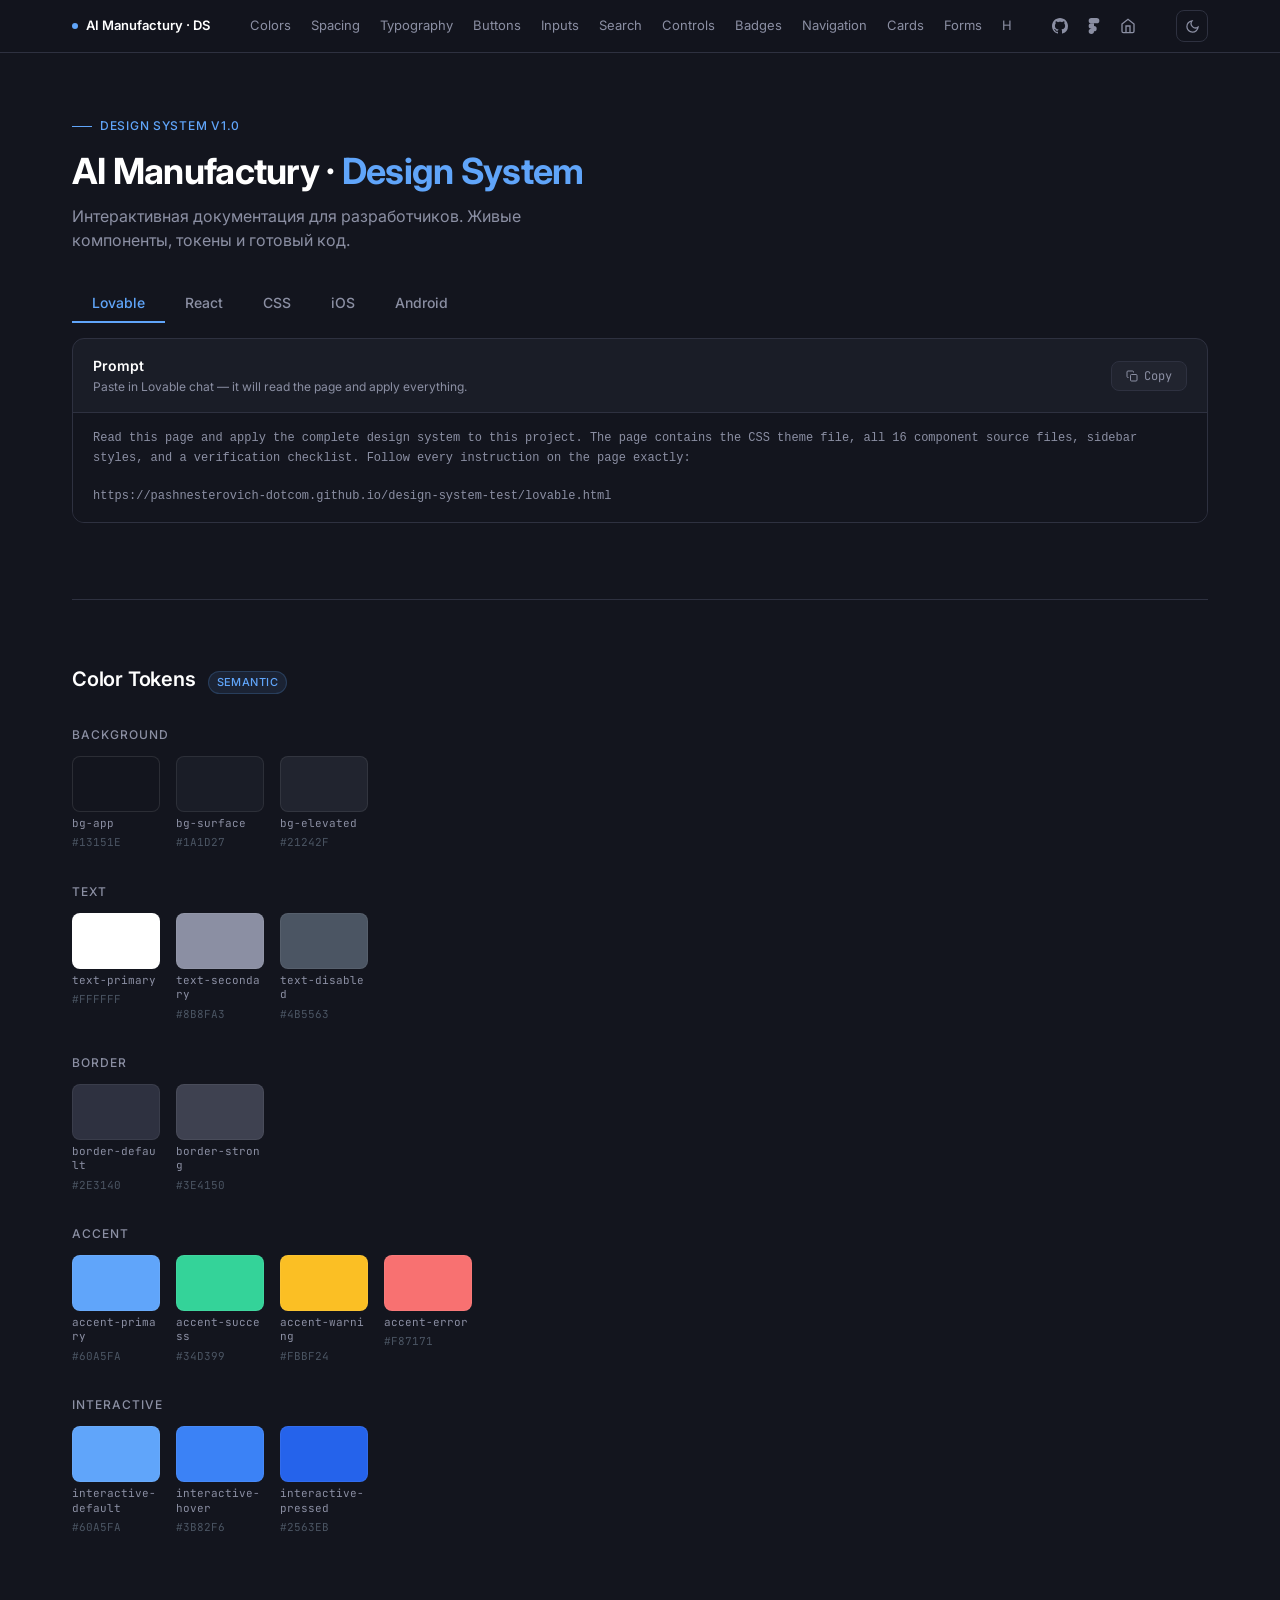
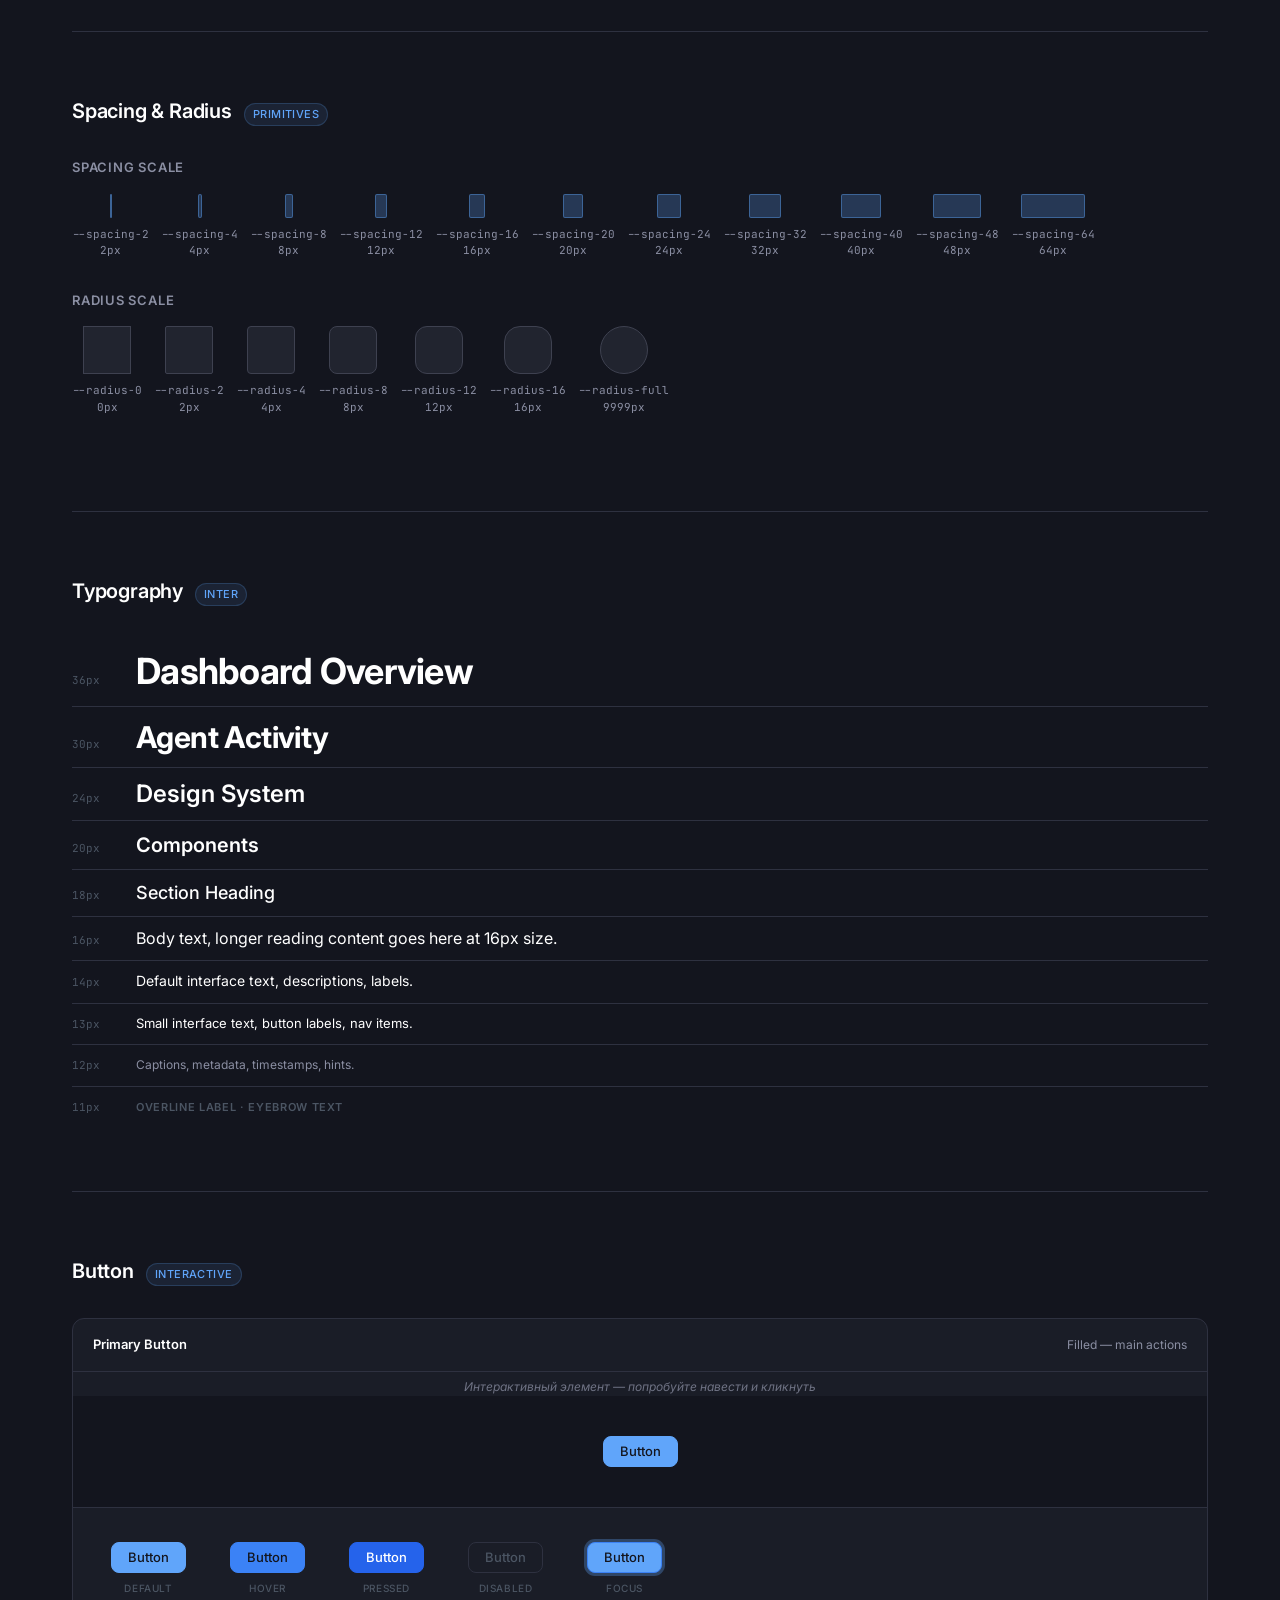
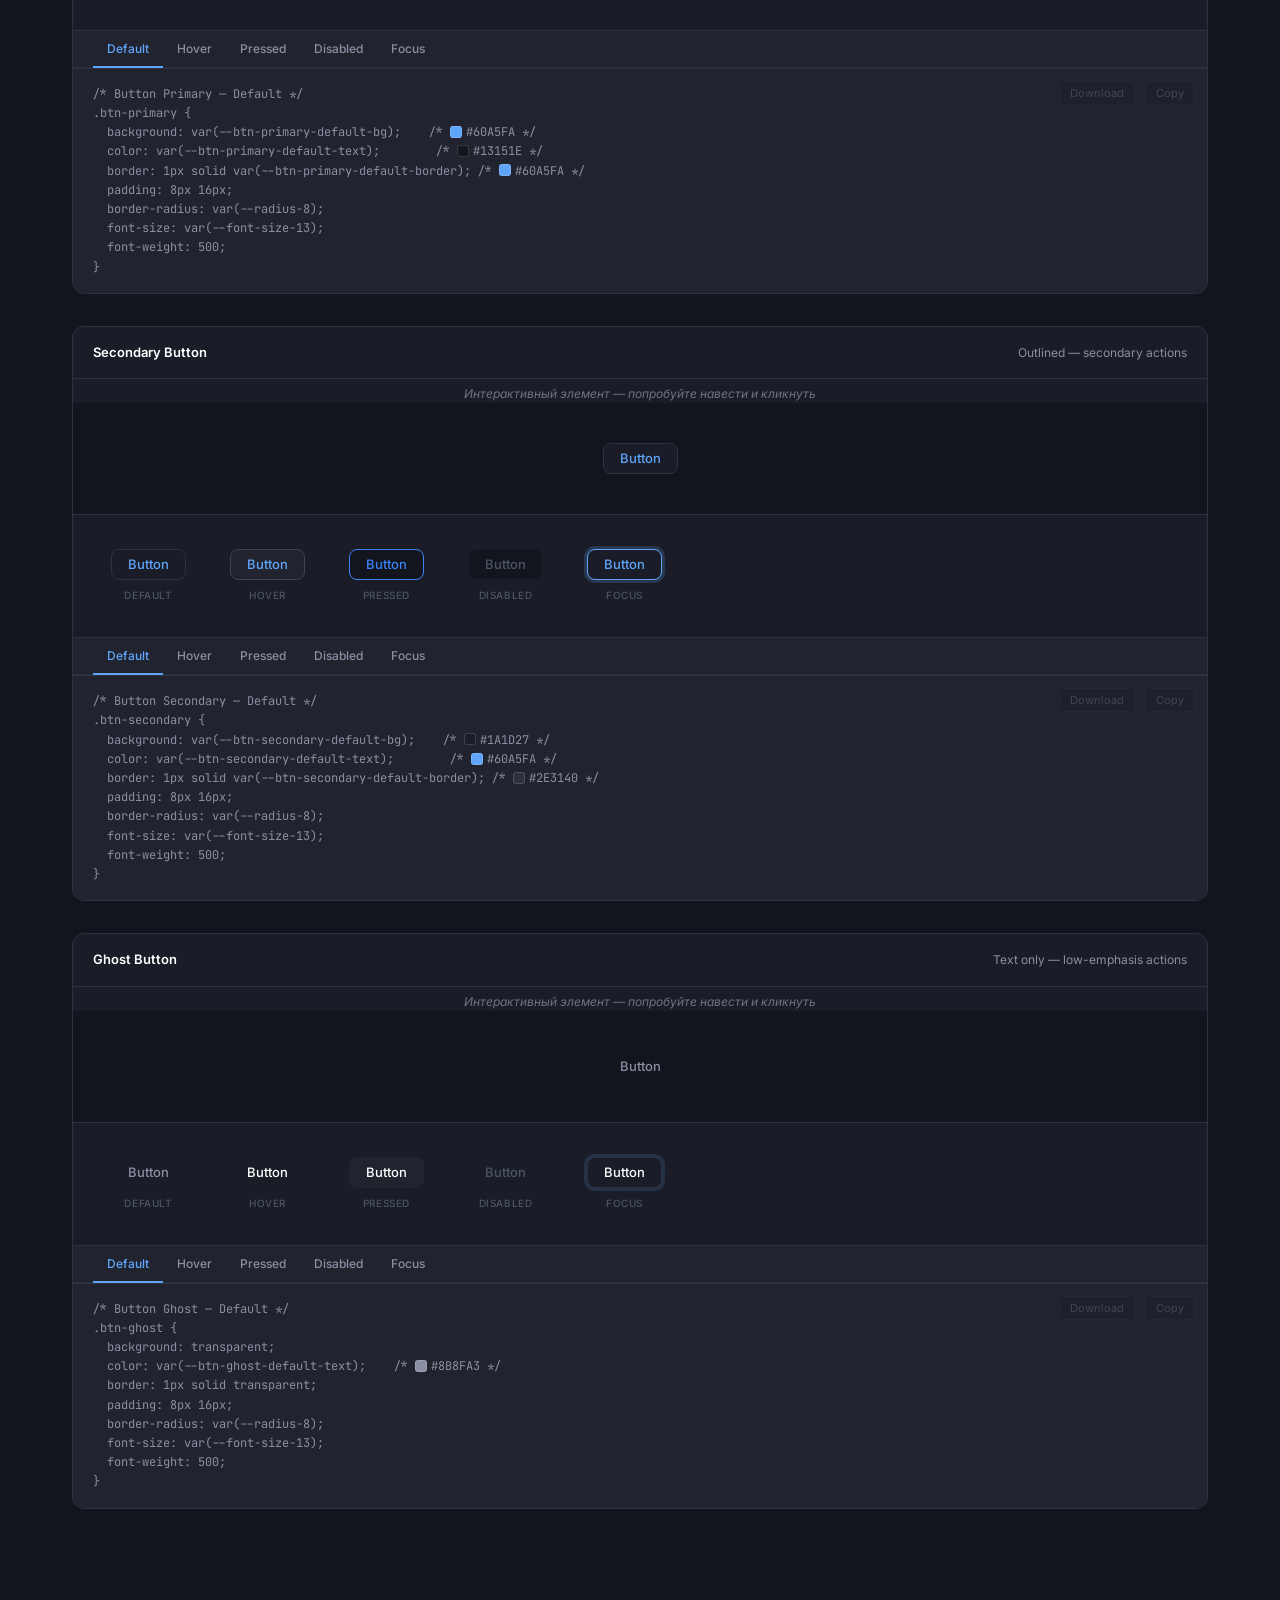
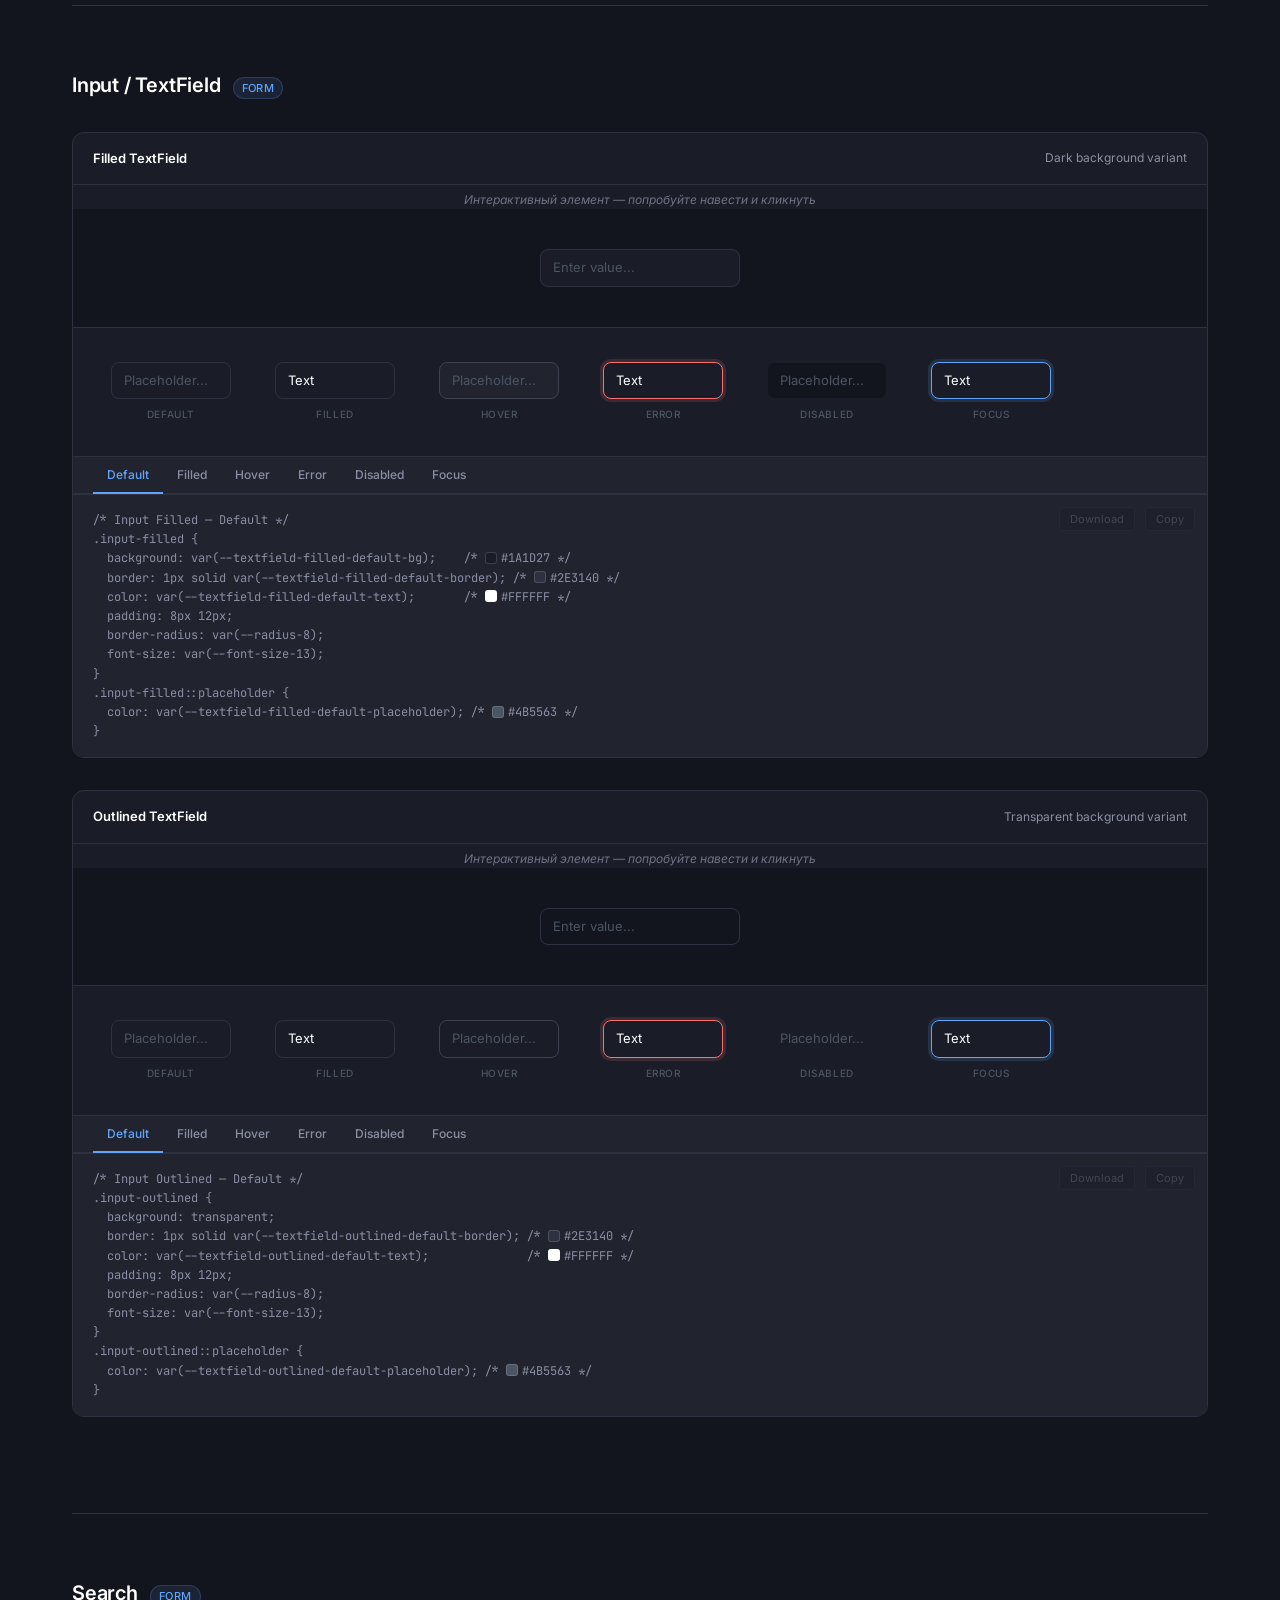
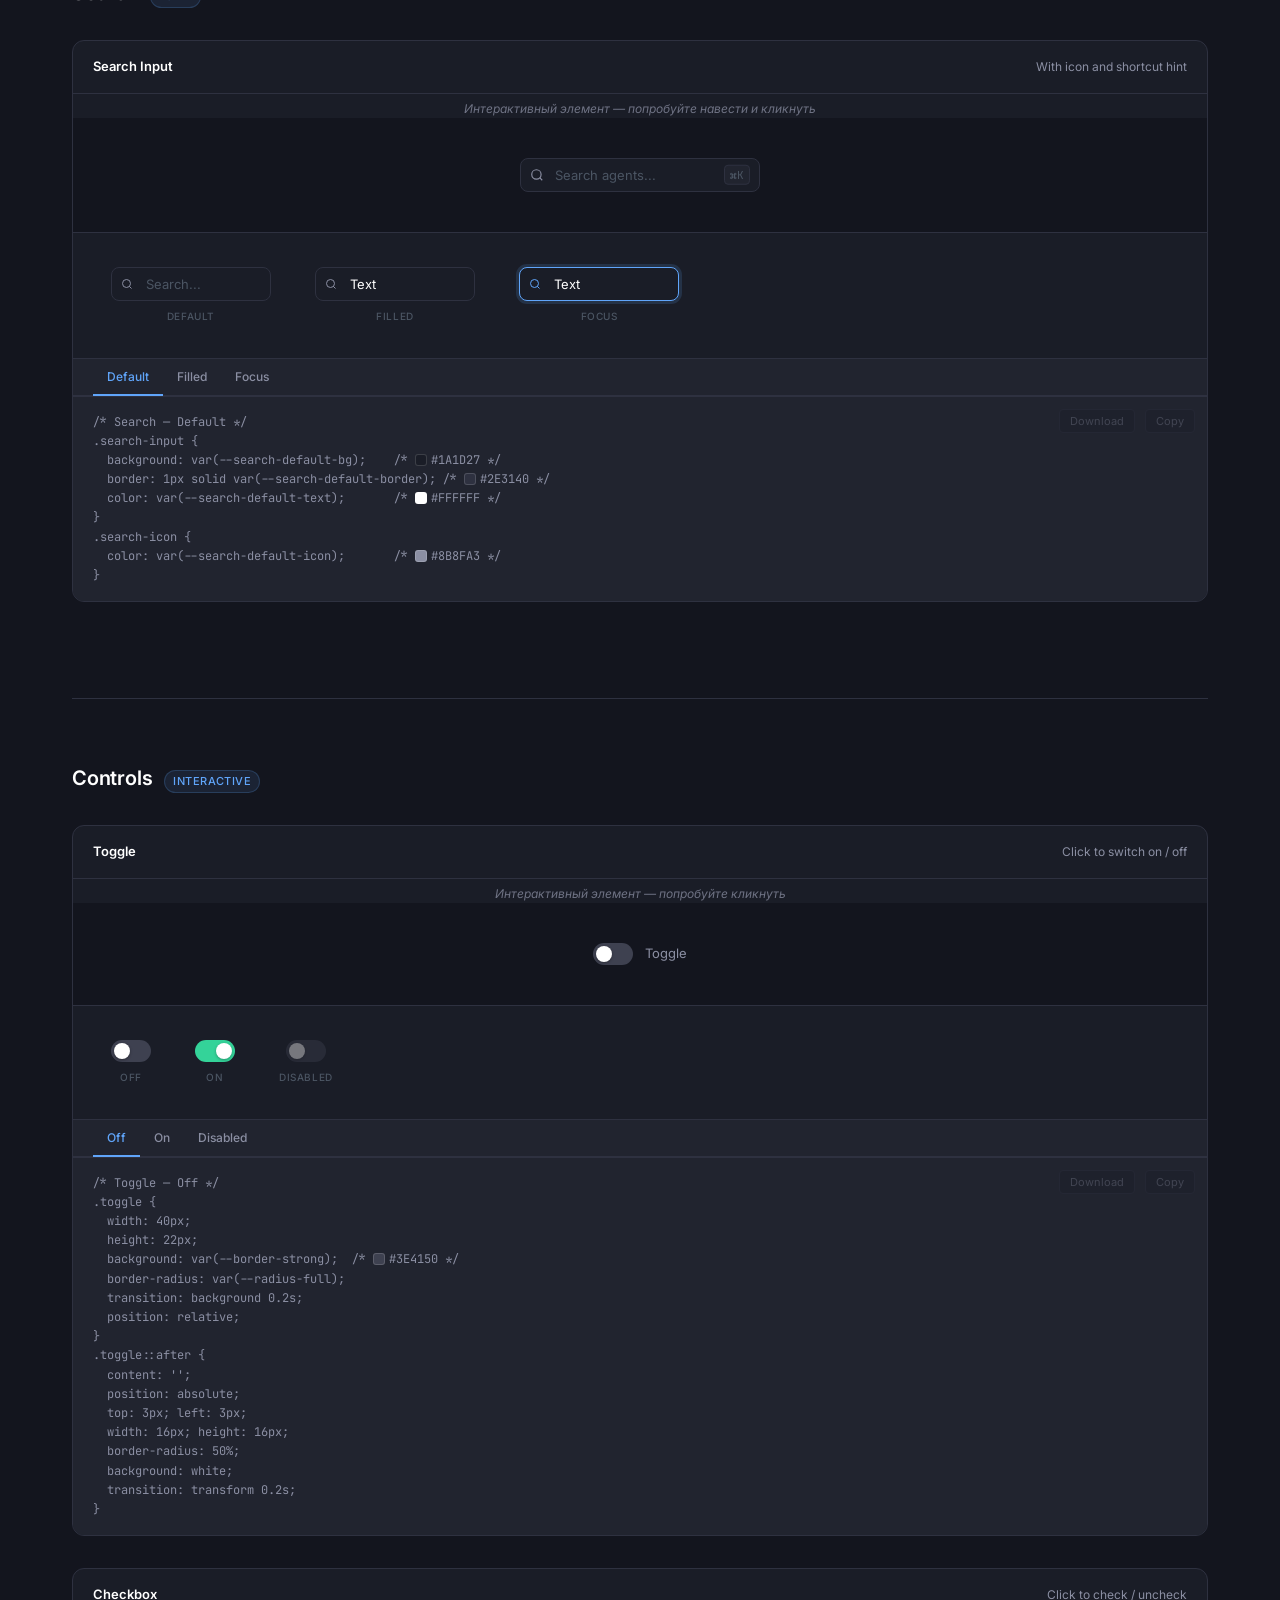
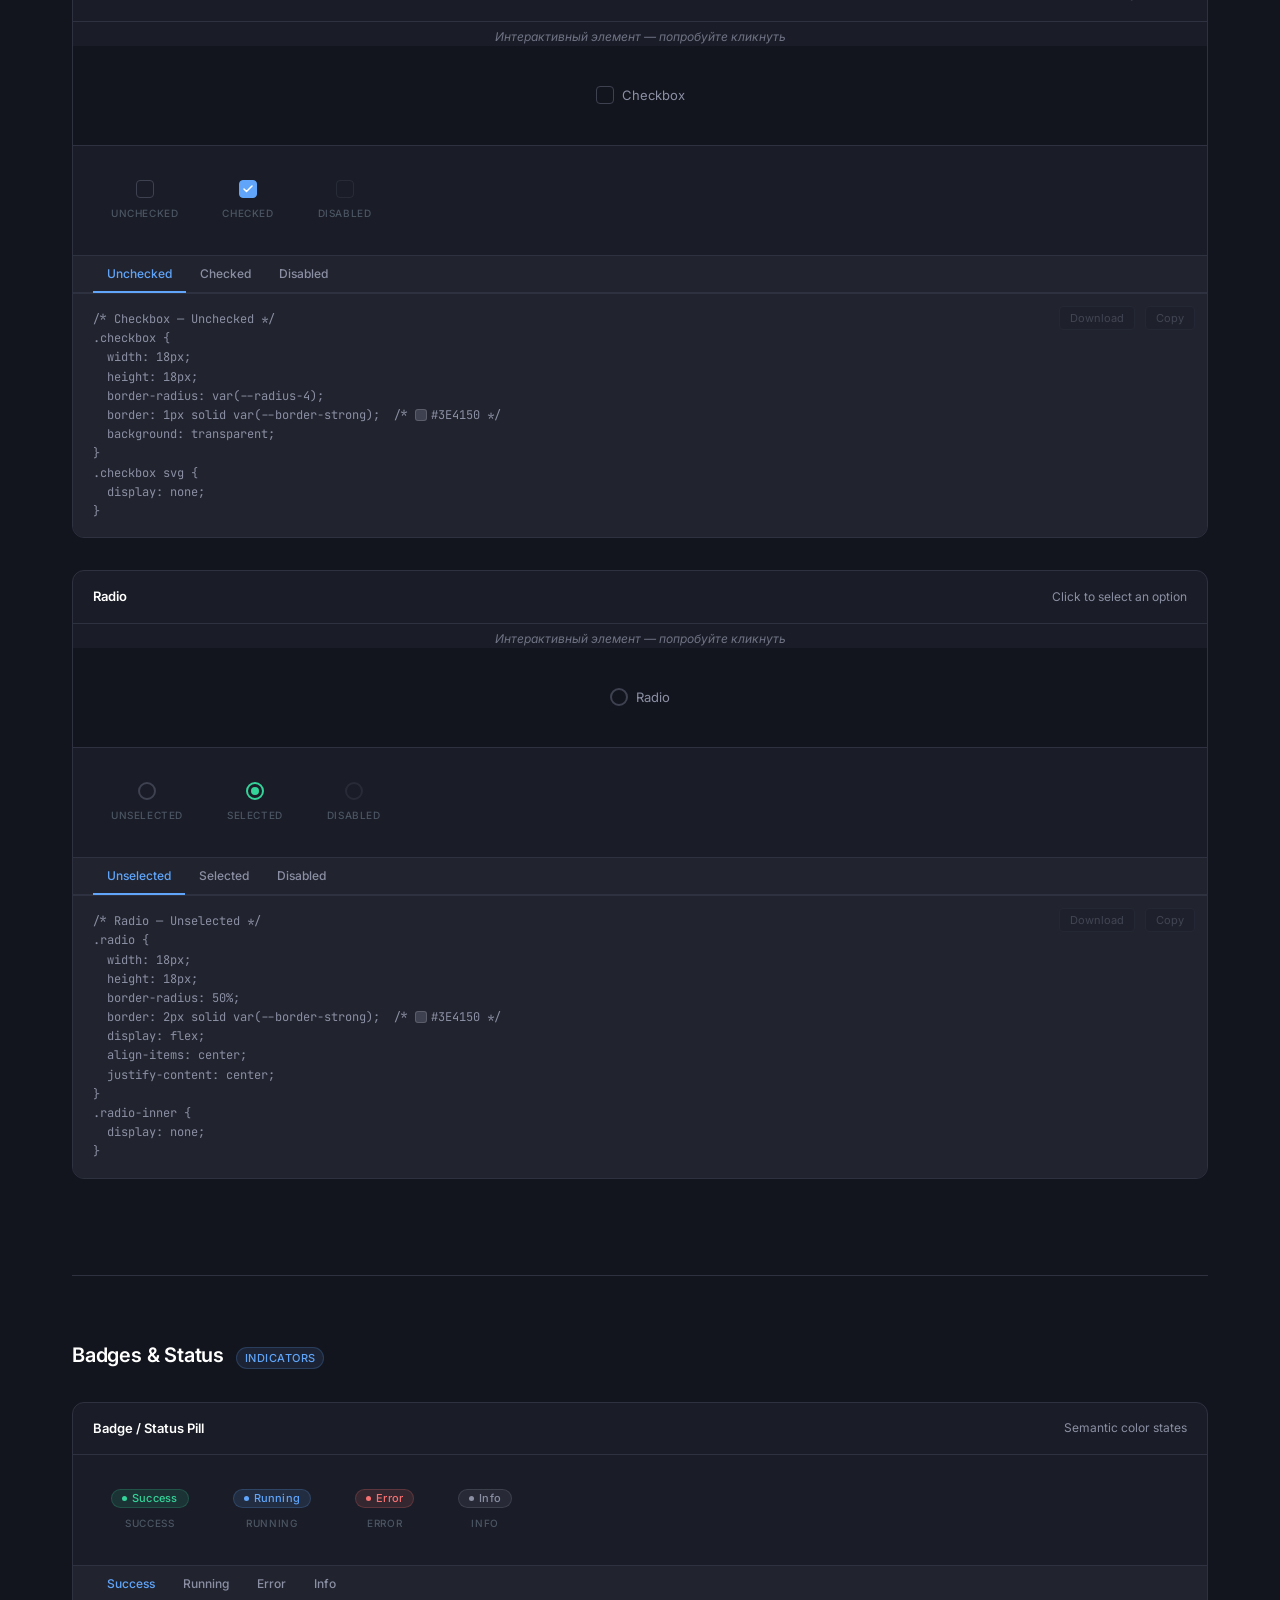
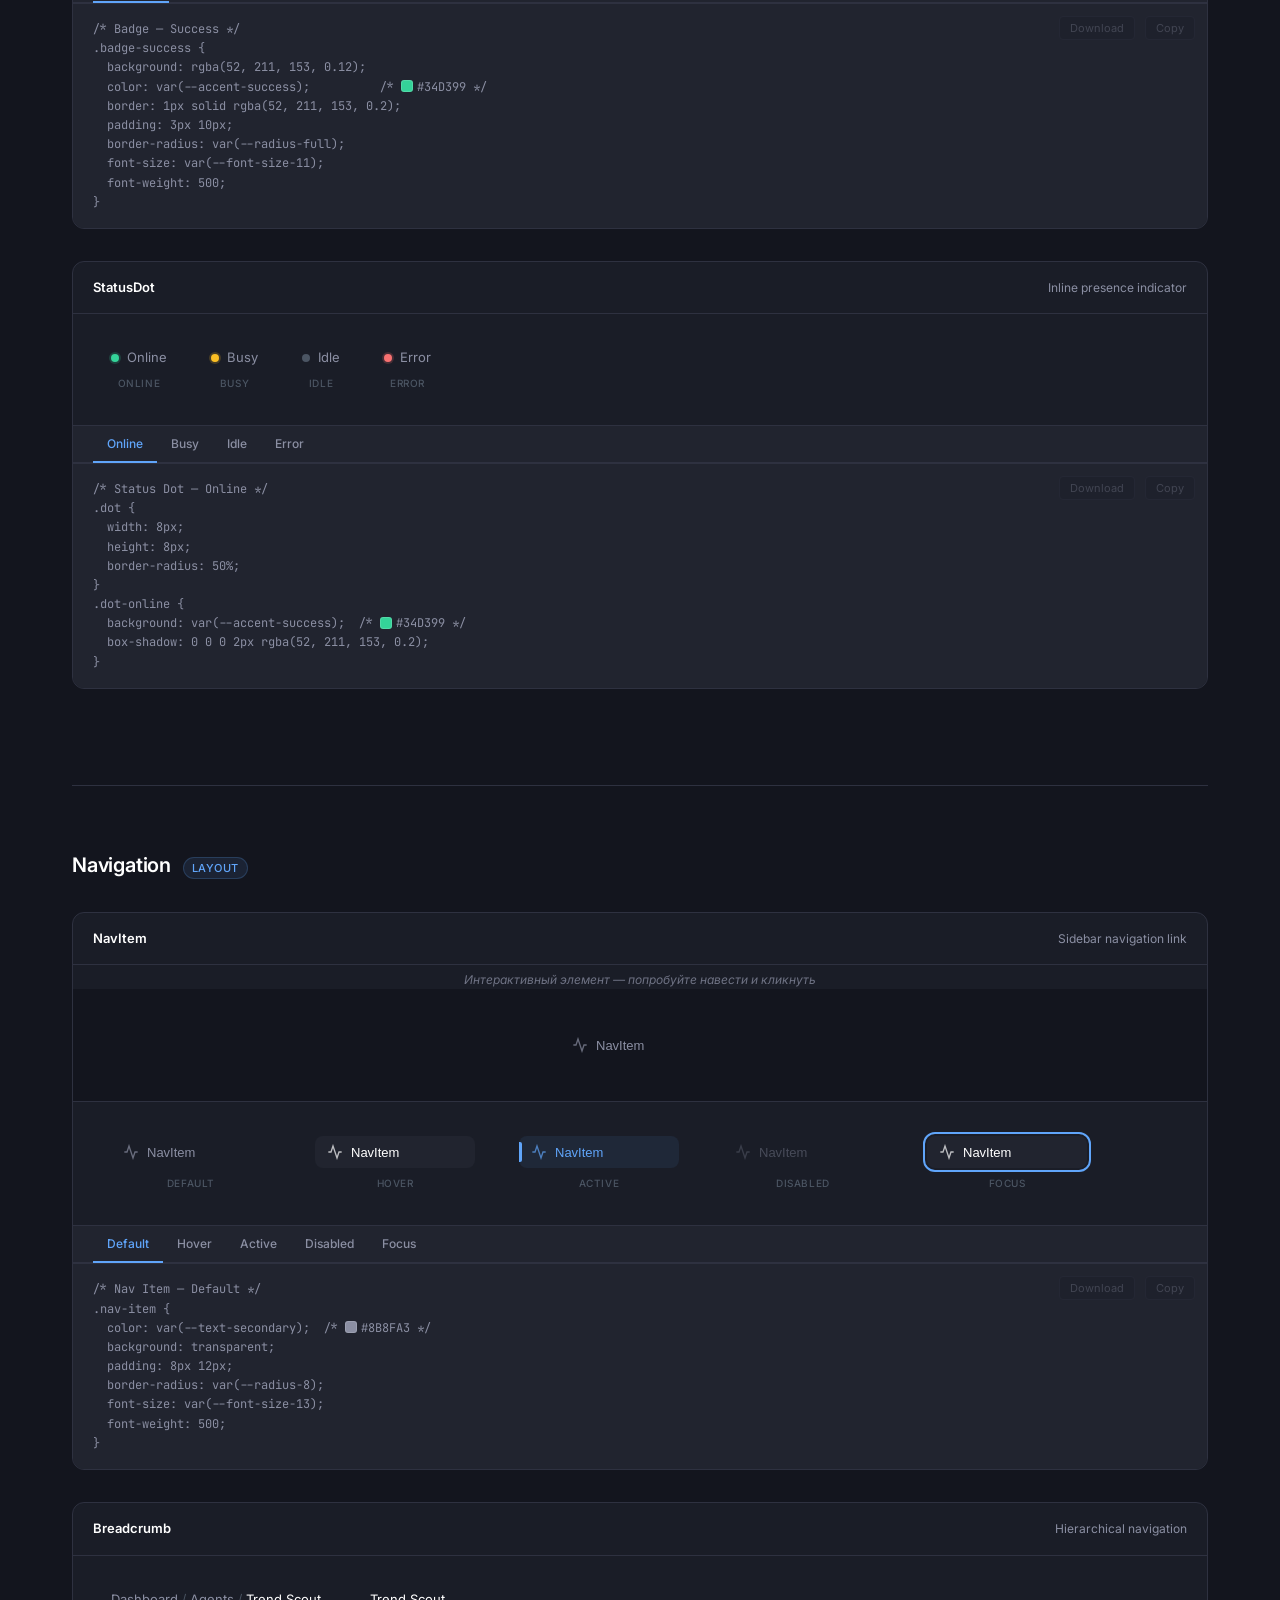
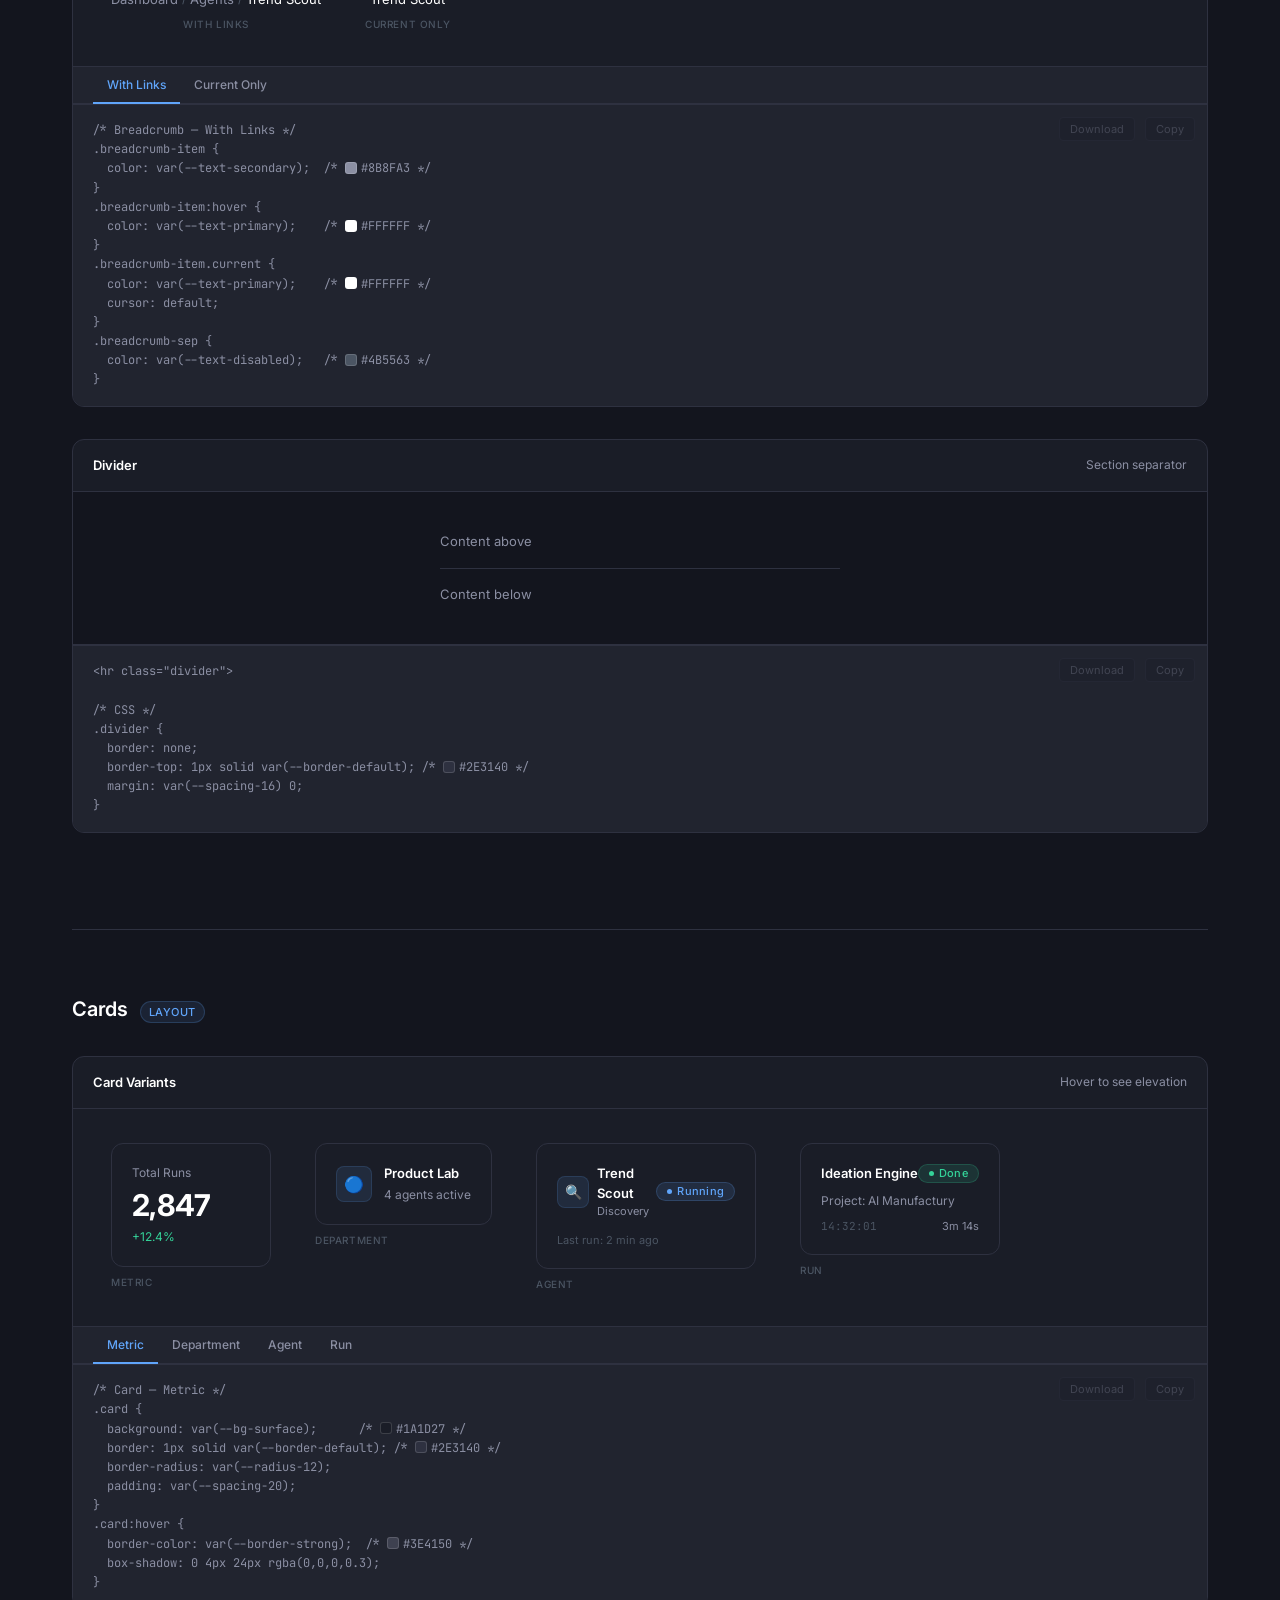
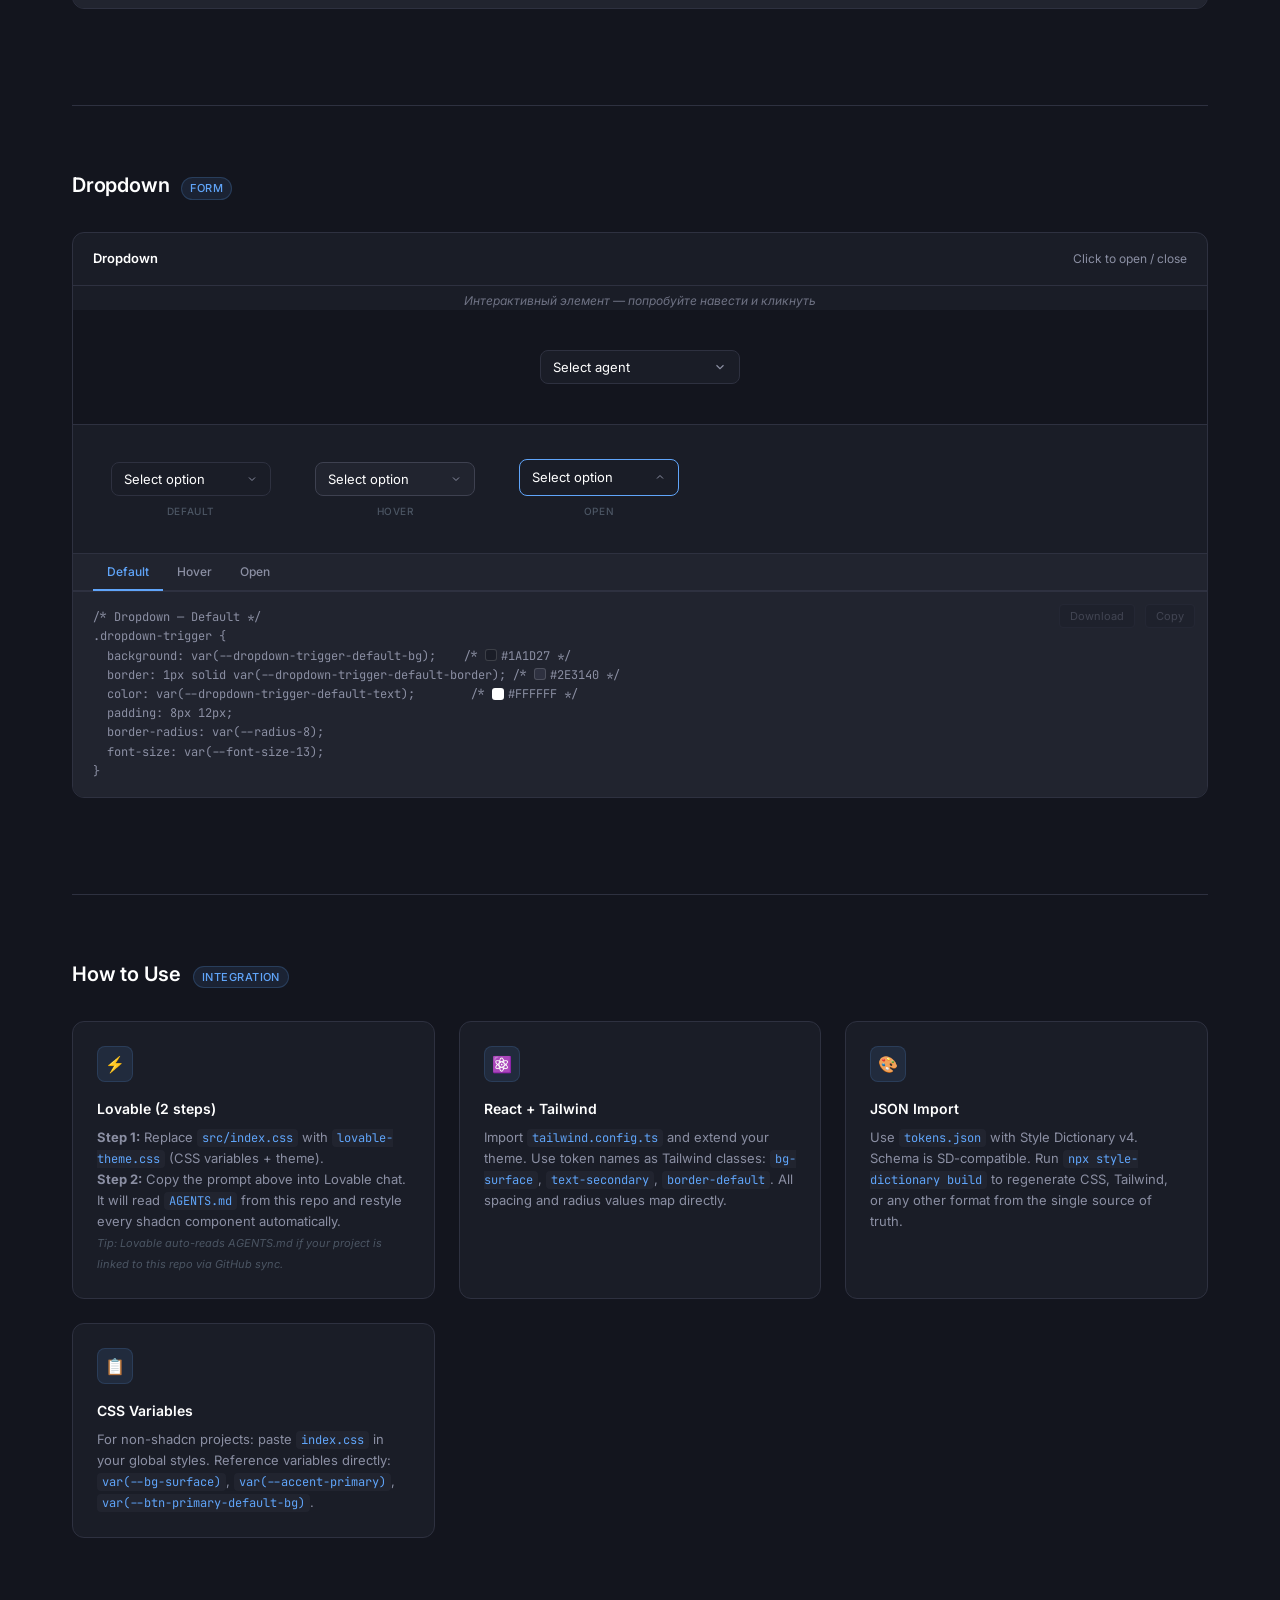
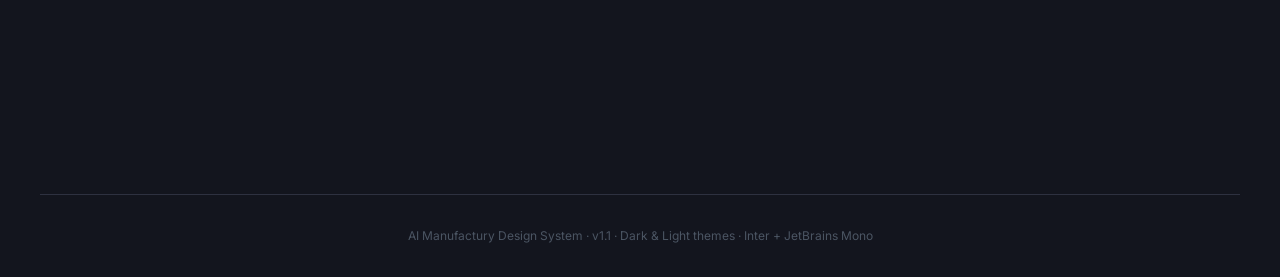
<file: index.html>
<!DOCTYPE html>
<html lang="en">
<head>
<meta charset="UTF-8">
<meta name="viewport" content="width=device-width, initial-scale=1.0">
<title>AI Manufactury · Design System</title>
<link rel="preconnect" href="https://fonts.googleapis.com">
<link rel="preconnect" href="https://fonts.gstatic.com" crossorigin>
<link href="https://fonts.googleapis.com/css2?family=Inter:wght@300;400;500;600;700&family=JetBrains+Mono:wght@400;500&display=swap" rel="stylesheet">
<style>
/* ============================================================
   CSS CUSTOM PROPERTIES (from index.css)
   ============================================================ */

/* Theme transition on all color-bearing properties */
*, *::before, *::after {
  transition: background-color 0.25s ease, border-color 0.25s ease, color 0.25s ease, box-shadow 0.25s ease;
}

:root {
  --color-blue-100: #EFF6FF;
  --color-blue-200: #DBEAFE;
  --color-blue-300: #93C5FD;
  --color-blue-400: #60A5FA;
  --color-blue-500: #3B82F6;
  --color-blue-600: #2563EB;
  --color-blue-700: #1D4ED8;
  --color-gray-50:  #F9FAFB;
  --color-gray-100: #F3F4F6;
  --color-gray-200: #E5E7EB;
  --color-gray-300: #D1D5DB;
  --color-gray-400: #9CA3AF;
  --color-gray-500: #6B7280;
  --color-gray-600: #4B5563;
  --color-gray-700: #374151;
  --color-gray-800: #1F2937;
  --color-gray-900: #111827;
  --color-gray-950: #030712;
  --color-green-400: #34D399;
  --color-green-500: #10B981;
  --color-red-400:   #F87171;
  --color-red-500:   #EF4444;
  --color-yellow-400: #FBBF24;
  --color-yellow-500: #F59E0B;
  --color-white: #FFFFFF;
  --color-black: #000000;
  --spacing-2:  2px;
  --spacing-4:  4px;
  --spacing-8:  8px;
  --spacing-12: 12px;
  --spacing-16: 16px;
  --spacing-20: 20px;
  --spacing-24: 24px;
  --spacing-32: 32px;
  --spacing-40: 40px;
  --spacing-48: 48px;
  --spacing-64: 64px;
  --radius-0:    0px;
  --radius-2:    2px;
  --radius-4:    4px;
  --radius-8:    8px;
  --radius-12:   12px;
  --radius-16:   16px;
  --radius-full: 9999px;
  --font-size-11: 11px;
  --font-size-12: 12px;
  --font-size-13: 13px;
  --font-size-14: 14px;
  --font-size-16: 16px;
  --font-size-18: 18px;
  --font-size-20: 20px;
  --font-size-24: 24px;
  --font-size-30: 30px;
  --font-size-36: 36px;
  --bg-app:      #13151E;
  --bg-surface:  #1A1D27;
  --bg-elevated: #21242F;
  --bg-overlay:  #000000;
  --text-primary:   #FFFFFF;
  --text-secondary: #8B8FA3;
  --text-disabled:  #4B5563;
  --border-default: #2E3140;
  --border-strong:  #3E4150;
  --accent-primary: #60A5FA;
  --accent-success: #34D399;
  --accent-warning: #FBBF24;
  --accent-error:   #F87171;
  --interactive-default: #60A5FA;
  --interactive-hover:   #3B82F6;
  --interactive-pressed: #2563EB;
  --btn-primary-default-bg:     #60A5FA;
  --btn-primary-default-text:   #13151E;
  --btn-primary-default-border: #60A5FA;
  --btn-primary-hover-bg:     #3B82F6;
  --btn-primary-hover-text:   #13151E;
  --btn-primary-hover-border: #3B82F6;
  --btn-primary-focus-bg:     #60A5FA;
  --btn-primary-focus-text:   #13151E;
  --btn-primary-focus-border: #3B82F6;
  --btn-primary-focus-ring:   #60A5FA;
  --btn-primary-pressed-bg:     #2563EB;
  --btn-primary-pressed-text:   #FFFFFF;
  --btn-primary-pressed-border: #2563EB;
  --btn-primary-disabled-bg:     #1A1D27;
  --btn-primary-disabled-text:   #4B5563;
  --btn-primary-disabled-border: #2E3140;
  --btn-secondary-default-bg:     #1A1D27;
  --btn-secondary-default-text:   #60A5FA;
  --btn-secondary-default-border: #2E3140;
  --btn-secondary-hover-bg:     #21242F;
  --btn-secondary-hover-text:   #60A5FA;
  --btn-secondary-hover-border: #3E4150;
  --btn-secondary-focus-bg:     #1A1D27;
  --btn-secondary-focus-text:   #60A5FA;
  --btn-secondary-focus-border: #60A5FA;
  --btn-secondary-pressed-bg:     #13151E;
  --btn-secondary-pressed-text:   #3B82F6;
  --btn-secondary-pressed-border: #3B82F6;
  --btn-secondary-disabled-bg:     #13151E;
  --btn-secondary-disabled-text:   #4B5563;
  --btn-secondary-disabled-border: #1A1D27;
  --btn-ghost-default-bg:     transparent;
  --btn-ghost-default-text:   #8B8FA3;
  --btn-ghost-default-border: transparent;
  --btn-ghost-hover-bg:     #1A1D27;
  --btn-ghost-hover-text:   #FFFFFF;
  --btn-ghost-hover-border: transparent;
  --btn-ghost-focus-bg:     #1A1D27;
  --btn-ghost-focus-text:   #FFFFFF;
  --btn-ghost-focus-border: #2E3140;
  --btn-ghost-pressed-bg:     #21242F;
  --btn-ghost-pressed-text:   #FFFFFF;
  --btn-ghost-pressed-border: transparent;
  --btn-ghost-disabled-bg:     transparent;
  --btn-ghost-disabled-text:   #4B5563;
  --btn-ghost-disabled-border: transparent;
  --textfield-filled-default-bg:          #1A1D27;
  --textfield-filled-default-text:        #FFFFFF;
  --textfield-filled-default-placeholder: #4B5563;
  --textfield-filled-default-border:      #2E3140;
  --textfield-filled-filled-text:         #FFFFFF;
  --textfield-filled-hover-bg:     #21242F;
  --textfield-filled-hover-border: #3E4150;
  --textfield-filled-focus-bg:     #1A1D27;
  --textfield-filled-focus-border: #60A5FA;
  --textfield-filled-error-bg:     #1A1D27;
  --textfield-filled-error-border: #F87171;
  --textfield-filled-disabled-bg:          #13151E;
  --textfield-filled-disabled-text:        #4B5563;
  --textfield-filled-disabled-placeholder: #374151;
  --textfield-filled-disabled-border:      #1A1D27;
  --textfield-outlined-default-bg:          transparent;
  --textfield-outlined-default-text:        #FFFFFF;
  --textfield-outlined-default-placeholder: #4B5563;
  --textfield-outlined-default-border:      #2E3140;
  --textfield-outlined-hover-bg:     transparent;
  --textfield-outlined-hover-border: #3E4150;
  --textfield-outlined-focus-bg:     transparent;
  --textfield-outlined-focus-border: #60A5FA;
  --textfield-outlined-error-bg:     transparent;
  --textfield-outlined-error-border: #F87171;
  --textfield-outlined-disabled-bg:          transparent;
  --textfield-outlined-disabled-text:        #4B5563;
  --textfield-outlined-disabled-placeholder: #374151;
  --textfield-outlined-disabled-border:      #1A1D27;
  --search-default-bg:          #1A1D27;
  --search-default-text:        #FFFFFF;
  --search-default-placeholder: #4B5563;
  --search-default-border:      #2E3140;
  --search-default-icon:        #8B8FA3;
  --search-filled-text:         #FFFFFF;
  --search-focus-bg:     #1A1D27;
  --search-focus-border: #60A5FA;
  --search-focus-icon:   #60A5FA;
  --dropdown-trigger-default-bg:     #1A1D27;
  --dropdown-trigger-default-text:   #FFFFFF;
  --dropdown-trigger-default-border: #2E3140;
  --dropdown-trigger-default-icon:   #8B8FA3;
  --dropdown-trigger-hover-bg:     #21242F;
  --dropdown-trigger-hover-border: #3E4150;
  --dropdown-trigger-open-bg:     #1A1D27;
  --dropdown-trigger-open-border: #60A5FA;
  --dropdown-menu-bg:             #21242F;
  --dropdown-menu-border:         #2E3140;
  --dropdown-item-hover:          #2E3140;
  --dropdown-item-selected:       #1A1D27;
  --dropdown-item-text:           #FFFFFF;
  --dropdown-item-selected-text:  #60A5FA;
}

/* ============================================================
   LIGHT THEME OVERRIDES
   ============================================================ */
[data-theme="light"] {
  --bg-app:      #F8F9FC;
  --bg-surface:  #FFFFFF;
  --bg-elevated: #F0F1F5;
  --bg-overlay:  rgba(0,0,0,0.5);

  --text-primary:   #13151E;
  --text-secondary: #6B7280;
  --text-disabled:  #C0C4CC;

  --border-default: #E4E6EB;
  --border-strong:  #D1D5DB;

  --accent-primary: #3B82F6;
  --accent-success: #10B981;
  --accent-warning: #EAB308;
  --accent-error:   #EF4444;

  --interactive-default: #3B82F6;
  --interactive-hover:   #2563EB;
  --interactive-pressed: #1D4ED8;

  /* Button Primary — light */
  --btn-primary-default-bg:     #3B82F6;
  --btn-primary-default-text:   #FFFFFF;
  --btn-primary-default-border: #3B82F6;
  --btn-primary-hover-bg:     #2563EB;
  --btn-primary-hover-text:   #FFFFFF;
  --btn-primary-hover-border: #2563EB;
  --btn-primary-focus-bg:     #3B82F6;
  --btn-primary-focus-text:   #FFFFFF;
  --btn-primary-focus-border: #2563EB;
  --btn-primary-focus-ring:   #3B82F6;
  --btn-primary-pressed-bg:     #1D4ED8;
  --btn-primary-pressed-text:   #FFFFFF;
  --btn-primary-pressed-border: #1D4ED8;
  --btn-primary-disabled-bg:     #F0F1F5;
  --btn-primary-disabled-text:   #C0C4CC;
  --btn-primary-disabled-border: #E4E6EB;

  /* Button Secondary — light */
  --btn-secondary-default-bg:     #FFFFFF;
  --btn-secondary-default-text:   #3B82F6;
  --btn-secondary-default-border: #E4E6EB;
  --btn-secondary-hover-bg:     #F0F1F5;
  --btn-secondary-hover-text:   #3B82F6;
  --btn-secondary-hover-border: #D1D5DB;
  --btn-secondary-focus-bg:     #FFFFFF;
  --btn-secondary-focus-text:   #3B82F6;
  --btn-secondary-focus-border: #3B82F6;
  --btn-secondary-pressed-bg:     #F8F9FC;
  --btn-secondary-pressed-text:   #2563EB;
  --btn-secondary-pressed-border: #2563EB;
  --btn-secondary-disabled-bg:     #F8F9FC;
  --btn-secondary-disabled-text:   #C0C4CC;
  --btn-secondary-disabled-border: #F0F1F5;

  /* Button Ghost — light */
  --btn-ghost-default-bg:     transparent;
  --btn-ghost-default-text:   #6B7280;
  --btn-ghost-default-border: transparent;
  --btn-ghost-hover-bg:     #F0F1F5;
  --btn-ghost-hover-text:   #13151E;
  --btn-ghost-hover-border: transparent;
  --btn-ghost-focus-bg:     #F0F1F5;
  --btn-ghost-focus-text:   #13151E;
  --btn-ghost-focus-border: #E4E6EB;
  --btn-ghost-pressed-bg:     #E4E6EB;
  --btn-ghost-pressed-text:   #13151E;
  --btn-ghost-pressed-border: transparent;
  --btn-ghost-disabled-bg:     transparent;
  --btn-ghost-disabled-text:   #C0C4CC;
  --btn-ghost-disabled-border: transparent;

  /* TextField Filled — light */
  --textfield-filled-default-bg:          #F0F1F5;
  --textfield-filled-default-text:        #13151E;
  --textfield-filled-default-placeholder: #C0C4CC;
  --textfield-filled-default-border:      #E4E6EB;
  --textfield-filled-filled-text:         #13151E;
  --textfield-filled-hover-bg:     #E4E6EB;
  --textfield-filled-hover-border: #D1D5DB;
  --textfield-filled-focus-bg:     #FFFFFF;
  --textfield-filled-focus-border: #3B82F6;
  --textfield-filled-error-bg:     #FFFFFF;
  --textfield-filled-error-border: #EF4444;
  --textfield-filled-disabled-bg:          #F8F9FC;
  --textfield-filled-disabled-text:        #C0C4CC;
  --textfield-filled-disabled-placeholder: #D1D5DB;
  --textfield-filled-disabled-border:      #F0F1F5;

  /* TextField Outlined — light */
  --textfield-outlined-default-bg:          transparent;
  --textfield-outlined-default-text:        #13151E;
  --textfield-outlined-default-placeholder: #C0C4CC;
  --textfield-outlined-default-border:      #E4E6EB;
  --textfield-outlined-hover-bg:     transparent;
  --textfield-outlined-hover-border: #D1D5DB;
  --textfield-outlined-focus-bg:     transparent;
  --textfield-outlined-focus-border: #3B82F6;
  --textfield-outlined-error-bg:     transparent;
  --textfield-outlined-error-border: #EF4444;
  --textfield-outlined-disabled-bg:          transparent;
  --textfield-outlined-disabled-text:        #C0C4CC;
  --textfield-outlined-disabled-placeholder: #D1D5DB;
  --textfield-outlined-disabled-border:      #F0F1F5;

  /* Search — light */
  --search-filled-text:         #13151E;
  --search-default-bg:          #F0F1F5;
  --search-default-text:        #13151E;
  --search-default-placeholder: #C0C4CC;
  --search-default-border:      #E4E6EB;
  --search-default-icon:        #6B7280;
  --search-focus-bg:     #FFFFFF;
  --search-focus-border: #3B82F6;
  --search-focus-icon:   #3B82F6;

  /* Dropdown — light */
  --dropdown-trigger-default-bg:     #FFFFFF;
  --dropdown-trigger-default-text:   #13151E;
  --dropdown-trigger-default-border: #E4E6EB;
  --dropdown-trigger-default-icon:   #6B7280;
  --dropdown-trigger-hover-bg:     #F0F1F5;
  --dropdown-trigger-hover-border: #D1D5DB;
  --dropdown-trigger-open-bg:     #FFFFFF;
  --dropdown-trigger-open-border: #3B82F6;
  --dropdown-menu-bg:             #FFFFFF;
  --dropdown-menu-border:         #E4E6EB;
  --dropdown-item-hover:          #F0F1F5;
  --dropdown-item-selected:       #F8F9FC;
  --dropdown-item-text:           #13151E;
  --dropdown-item-selected-text:  #3B82F6;
}

/* ============================================================
   RESET & BASE
   ============================================================ */
*, *::before, *::after { box-sizing: border-box; margin: 0; padding: 0; }

html { scroll-behavior: smooth; }

body {
  font-family: 'Inter', -apple-system, sans-serif;
  background-color: var(--bg-app);
  color: var(--text-primary);
  font-size: var(--font-size-14);
  line-height: 1.5;
  -webkit-font-smoothing: antialiased;
}

/* ============================================================
   STICKY HEADER NAV
   ============================================================ */
.site-header {
  position: sticky;
  top: 0;
  z-index: 100;
  background: rgba(19, 21, 30, 0.92);
  backdrop-filter: blur(12px);
  border-bottom: 1px solid var(--border-default);
  transition: background 0.25s ease;
}

[data-theme="light"] .site-header {
  background: rgba(248, 249, 252, 0.92);
}

.site-header-inner {
  max-width: 1200px;
  margin: 0 auto;
  padding: 0 var(--spacing-32);
  height: 52px;
  display: flex;
  align-items: center;
  gap: var(--spacing-32);
}

.site-logo {
  display: flex;
  align-items: center;
  gap: var(--spacing-8);
  font-size: var(--font-size-13);
  font-weight: 600;
  color: var(--text-primary);
  white-space: nowrap;
  text-decoration: none;
}

.site-logo-dot {
  width: 6px;
  height: 6px;
  border-radius: var(--radius-full);
  background: var(--accent-primary);
}

.header-nav {
  display: flex;
  align-items: center;
  gap: var(--spacing-4);
  overflow-x: auto;
  scrollbar-width: none;
}

.header-nav::-webkit-scrollbar { display: none; }

.header-nav a {
  font-size: var(--font-size-13);
  color: var(--text-secondary);
  text-decoration: none;
  padding: 4px var(--spacing-8);
  border-radius: var(--radius-4);
  white-space: nowrap;
  transition: color 0.15s, background 0.15s;
}

.header-nav a:hover {
  color: var(--text-primary);
  background: var(--bg-elevated);
}

.header-nav a.active {
  color: var(--accent-primary);
  border-bottom: 2px solid var(--accent-primary);
  padding-bottom: 2px;
}

/* ============================================================
   PAGE LAYOUT
   ============================================================ */
.page {
  max-width: 1200px;
  margin: 0 auto;
  padding: var(--spacing-64) var(--spacing-32);
}

/* ============================================================
   HERO / PAGE HEADER
   ============================================================ */
.hero {
  margin-bottom: var(--spacing-64);
  padding-bottom: var(--spacing-64);
  border-bottom: 1px solid var(--border-default);
}

.hero-eyebrow {
  display: flex;
  align-items: center;
  gap: var(--spacing-8);
  font-size: var(--font-size-12);
  color: var(--accent-primary);
  font-weight: 500;
  letter-spacing: 0.06em;
  text-transform: uppercase;
  margin-bottom: var(--spacing-16);
}

.hero-eyebrow::before {
  content: '';
  display: block;
  width: 20px;
  height: 1px;
  background: var(--accent-primary);
}

.hero h1 {
  font-size: var(--font-size-36);
  font-weight: 700;
  letter-spacing: -0.02em;
  line-height: 1.15;
  margin-bottom: var(--spacing-12);
}

.hero h1 span {
  color: var(--accent-primary);
}

.hero-subtitle {
  font-size: var(--font-size-16);
  color: var(--text-secondary);
  max-width: 480px;
  margin-bottom: var(--spacing-32);
}

.download-buttons {
  display: flex;
  flex-wrap: wrap;
  gap: var(--spacing-8);
}

.download-btn {
  display: inline-flex;
  align-items: center;
  gap: var(--spacing-8);
  padding: 7px var(--spacing-16);
  background: var(--bg-surface);
  border: 1px solid var(--border-default);
  border-radius: var(--radius-8);
  color: var(--text-secondary);
  font-size: var(--font-size-13);
  font-family: 'JetBrains Mono', monospace;
  font-weight: 400;
  text-decoration: none;
  cursor: pointer;
  transition: border-color 0.15s, color 0.15s, background 0.15s;
}

.download-btn:hover {
  background: var(--bg-elevated);
  border-color: var(--border-strong);
  color: var(--text-primary);
}

.download-btn svg {
  opacity: 0.6;
  flex-shrink: 0;
}

/* Platform tabs */
.platform-tabs {
  display: flex;
  gap: 0;
  border-bottom: 1px solid var(--border-default);
  margin-bottom: 0;
}
.platform-tab {
  padding: 10px 20px;
  background: transparent;
  border: none;
  border-bottom: 2px solid transparent;
  color: var(--text-secondary);
  font-size: var(--font-size-14);
  font-family: inherit;
  font-weight: 500;
  cursor: pointer;
  transition: all 0.15s;
  margin-bottom: -1px;
}
.platform-tab:hover {
  color: var(--text-primary);
}
.platform-tab.active {
  color: var(--accent-primary);
  border-bottom-color: var(--accent-primary);
}

/* Primary download button — for lovable-theme.css */
.download-btn-primary {
  background: var(--accent-primary);
  color: var(--bg-app);
  border-color: var(--accent-primary);
  font-weight: 600;
}
.download-btn-primary:hover {
  background: var(--interactive-hover);
  border-color: var(--interactive-hover);
  color: var(--bg-app);
}
.download-btn-primary svg {
  opacity: 1;
}

/* ============================================================
   SECTIONS
   ============================================================ */
.section {
  margin-bottom: var(--spacing-64);
  padding-bottom: var(--spacing-64);
  border-bottom: 1px solid var(--border-default);
}

.section:last-child {
  border-bottom: none;
}

.section-header {
  display: flex;
  align-items: baseline;
  gap: var(--spacing-12);
  margin-bottom: var(--spacing-32);
}

.section-title {
  font-size: var(--font-size-20);
  font-weight: 600;
  letter-spacing: -0.01em;
}

.section-tag {
  font-size: var(--font-size-11);
  font-weight: 500;
  color: var(--accent-primary);
  background: rgba(96, 165, 250, 0.1);
  border: 1px solid rgba(96, 165, 250, 0.2);
  padding: 2px 8px;
  border-radius: var(--radius-full);
  letter-spacing: 0.04em;
  text-transform: uppercase;
}

.subsection-title {
  font-size: var(--font-size-13);
  font-weight: 600;
  color: var(--text-secondary);
  text-transform: uppercase;
  letter-spacing: 0.06em;
  margin-bottom: var(--spacing-16);
}

/* ============================================================
   COLOR TOKENS
   ============================================================ */
.color-group {
  margin-bottom: var(--spacing-32);
}

.color-group-label {
  font-size: var(--font-size-12);
  font-weight: 500;
  color: var(--text-secondary);
  text-transform: uppercase;
  letter-spacing: 0.08em;
  margin-bottom: var(--spacing-12);
}

.color-swatches {
  display: flex;
  flex-wrap: wrap;
  gap: 16px;
}

.swatch {
  display: flex;
  flex-direction: column;
  gap: var(--spacing-4);
  cursor: pointer;
  position: relative;
  width: 88px;
}

.swatch-color {
  width: 88px;
  height: 56px;
  border-radius: var(--radius-8);
  border: 1px solid rgba(255,255,255,0.06);
  transition: transform 0.12s, box-shadow 0.12s;
}

.swatch:hover .swatch-color {
  transform: scale(1.04);
  box-shadow: 0 4px 16px rgba(0,0,0,0.4);
}

.swatch-name {
  font-size: var(--font-size-11);
  color: var(--text-secondary);
  font-family: 'JetBrains Mono', monospace;
  line-height: 1.3;
  word-break: break-all;
  overflow-wrap: break-word;
}

.swatch-hex {
  font-size: var(--font-size-11);
  color: var(--text-disabled);
  font-family: 'JetBrains Mono', monospace;
}

.copy-toast {
  position: fixed;
  bottom: 24px;
  left: 50%;
  transform: translateX(-50%) translateY(0);
  background: var(--bg-elevated);
  border: 1px solid var(--border-strong);
  color: var(--text-primary);
  font-size: var(--font-size-13);
  padding: 8px 16px;
  border-radius: var(--radius-8);
  pointer-events: none;
  opacity: 0;
  transition: opacity 0.2s, transform 0.2s;
  z-index: 999;
  font-family: 'JetBrains Mono', monospace;
}

.copy-toast.visible {
  opacity: 1;
  transform: translateX(-50%) translateY(-4px);
}

/* ============================================================
   SPACING & RADIUS SCALE
   ============================================================ */
.scale-row {
  display: flex;
  align-items: flex-end;
  gap: var(--spacing-12);
  flex-wrap: wrap;
  margin-bottom: var(--spacing-32);
}

.scale-item {
  display: flex;
  flex-direction: column;
  align-items: center;
  gap: var(--spacing-8);
}

.spacing-bar {
  background: rgba(96, 165, 250, 0.25);
  border: 1px solid rgba(96, 165, 250, 0.4);
  height: 24px;
  border-radius: var(--radius-2);
  min-width: 2px;
}

.radius-box {
  background: var(--bg-elevated);
  border: 1px solid var(--border-strong);
  width: 48px;
  height: 48px;
}

.scale-label {
  font-size: var(--font-size-11);
  color: var(--text-secondary);
  font-family: 'JetBrains Mono', monospace;
  text-align: center;
}

/* ============================================================
   TYPOGRAPHY SCALE
   ============================================================ */
.type-row {
  display: flex;
  align-items: baseline;
  gap: var(--spacing-16);
  padding: var(--spacing-12) 0;
  border-bottom: 1px solid var(--border-default);
}

.type-row:last-child { border-bottom: none; }

.type-size-label {
  font-size: var(--font-size-11);
  color: var(--text-disabled);
  font-family: 'JetBrains Mono', monospace;
  width: 48px;
  flex-shrink: 0;
}

.type-example {
  color: var(--text-primary);
  font-weight: 400;
  line-height: 1.2;
}

/* ============================================================
   COMPONENT SECTION
   ============================================================ */
.component-block {
  background: var(--bg-surface);
  border: 1px solid var(--border-default);
  border-radius: var(--radius-12);
  overflow: hidden;
  margin-bottom: 32px;
}

.component-block-header {
  padding: var(--spacing-16) var(--spacing-20);
  border-bottom: 1px solid var(--border-default);
  display: flex;
  align-items: center;
  justify-content: space-between;
}

.component-block-title {
  font-size: var(--font-size-13);
  font-weight: 600;
  color: var(--text-primary);
}

.component-block-subtitle {
  font-size: var(--font-size-12);
  color: var(--text-secondary);
}

.component-preview {
  padding: var(--spacing-32) var(--spacing-24);
  background: var(--bg-app);
}

.states-grid {
  display: flex;
  flex-wrap: wrap;
  gap: var(--spacing-24);
  align-items: flex-start;
}

.state-item {
  display: flex;
  flex-direction: column;
  align-items: center;
  gap: var(--spacing-8);
}

.state-label {
  font-size: var(--font-size-11);
  color: var(--text-disabled);
  font-weight: 500;
  text-transform: uppercase;
  letter-spacing: 0.06em;
}

/* code snippet */
.code-block {
  position: relative;
  background: var(--bg-elevated);
  border-top: 1px solid var(--border-default);
  padding: var(--spacing-16) var(--spacing-20);
}

.code-block pre {
  font-family: 'JetBrains Mono', monospace;
  font-size: var(--font-size-12);
  color: var(--text-secondary);
  overflow: visible;
  line-height: 1.6;
  white-space: pre-wrap;
  word-break: break-all;
}

.code-block:hover .code-copy-btn,
.code-block:hover .code-download-btn {
  opacity: 1;
}

.code-copy-btn,
.code-download-btn {
  position: absolute;
  top: var(--spacing-12);
  background: var(--bg-surface);
  border: 1px solid var(--border-default);
  border-radius: var(--radius-4);
  color: var(--text-secondary);
  font-size: var(--font-size-11);
  font-family: 'Inter', sans-serif;
  padding: 4px 10px;
  cursor: pointer;
  opacity: 0.3;
  transition: border-color 0.15s, color 0.15s, opacity 0.15s;
}

.code-copy-btn {
  right: var(--spacing-12);
}

.code-download-btn {
  right: 72px;
}

.code-copy-btn:hover,
.code-download-btn:hover {
  border-color: var(--border-strong);
  color: var(--text-primary);
  opacity: 1;
}

/* Inline color swatch in code */
.code-color-swatch {
  display: inline-block;
  width: 12px;
  height: 12px;
  border-radius: 3px;
  border: 1px solid rgba(255,255,255,0.15);
  vertical-align: middle;
  margin-right: 4px;
  flex-shrink: 0;
  position: relative;
  top: -1px;
}

/* Highlighted line in code block (changed vs default state) */
.code-highlight {
  background: rgba(96, 165, 250, 0.08);
  display: inline-block;
  width: calc(100% + 40px);
  margin: 0 -20px;
  padding: 0 20px;
  border-left: 2px solid var(--accent-primary);
}

/* ============================================================
   STATIC STATES SHOWCASE (non-interactive)
   ============================================================ */
.states-row {
  display: flex;
  flex-wrap: wrap;
  gap: var(--spacing-16);
  padding: var(--spacing-20) var(--spacing-24);
  border-bottom: 1px solid var(--border-default);
  background: var(--bg-surface);
  align-items: flex-end;
  pointer-events: none;
  user-select: none;
}

.state-row-item {
  display: flex;
  flex-direction: column;
  align-items: center;
  gap: var(--spacing-8);
  border-radius: var(--radius-8);
  padding: var(--spacing-12);
  border: 2px solid transparent;
}


.state-row-label {
  font-size: 10px;
  font-weight: 500;
  color: var(--text-disabled);
  text-transform: uppercase;
  letter-spacing: 0.06em;
  white-space: nowrap;
}


/* ============================================================
   BUTTONS
   ============================================================ */
.btn {
  display: inline-flex;
  align-items: center;
  justify-content: center;
  gap: 6px;
  padding: 8px 16px;
  border-radius: var(--radius-8);
  font-size: var(--font-size-13);
  font-family: 'Inter', sans-serif;
  font-weight: 500;
  border: 1px solid transparent;
  cursor: pointer;
  transition: background 0.15s, border-color 0.15s, color 0.15s, box-shadow 0.15s;
  white-space: nowrap;
  text-decoration: none;
  line-height: 1;
}

/* Primary */
.btn-primary {
  background: var(--btn-primary-default-bg);
  color: var(--btn-primary-default-text);
  border-color: var(--btn-primary-default-border);
}
.btn-primary:hover {
  background: var(--btn-primary-hover-bg);
  border-color: var(--btn-primary-hover-border);
  color: var(--btn-primary-hover-text);
}
.btn-primary:focus-visible {
  outline: none;
  box-shadow: 0 0 0 3px rgba(96, 165, 250, 0.3);
}
.btn-primary.pressed {
  background: var(--btn-primary-pressed-bg);
  border-color: var(--btn-primary-pressed-border);
  color: var(--btn-primary-pressed-text);
}
.btn-primary.disabled, .btn-primary:disabled {
  background: var(--btn-primary-disabled-bg);
  border-color: var(--btn-primary-disabled-border);
  color: var(--btn-primary-disabled-text);
  cursor: not-allowed;
  pointer-events: none;
}

/* Secondary */
.btn-secondary {
  background: var(--btn-secondary-default-bg);
  color: var(--btn-secondary-default-text);
  border-color: var(--btn-secondary-default-border);
}
.btn-secondary:hover {
  background: var(--btn-secondary-hover-bg);
  border-color: var(--btn-secondary-hover-border);
}
.btn-secondary:focus-visible {
  outline: none;
  box-shadow: 0 0 0 3px rgba(96, 165, 250, 0.2);
}
.btn-secondary.pressed {
  background: var(--btn-secondary-pressed-bg);
  border-color: var(--btn-secondary-pressed-border);
  color: var(--btn-secondary-pressed-text);
}
.btn-secondary.disabled, .btn-secondary:disabled {
  background: var(--btn-secondary-disabled-bg);
  border-color: var(--btn-secondary-disabled-border);
  color: var(--btn-secondary-disabled-text);
  cursor: not-allowed;
  pointer-events: none;
}

/* Ghost */
.btn-ghost {
  background: var(--btn-ghost-default-bg);
  color: var(--btn-ghost-default-text);
  border-color: var(--btn-ghost-default-border);
}
.btn-ghost:hover {
  background: var(--btn-ghost-hover-bg);
  color: var(--btn-ghost-hover-text);
}
.btn-ghost:focus-visible {
  outline: none;
  border-color: var(--btn-ghost-focus-border);
  background: var(--btn-ghost-focus-bg);
}
.btn-ghost.pressed {
  background: var(--btn-ghost-pressed-bg);
  color: var(--btn-ghost-pressed-text);
}
.btn-ghost.disabled, .btn-ghost:disabled {
  background: var(--btn-ghost-disabled-bg);
  color: var(--btn-ghost-disabled-text);
  cursor: not-allowed;
  pointer-events: none;
}

/* Focus state display */
.btn.focus-state {
  box-shadow: 0 0 0 3px rgba(96, 165, 250, 0.3);
}

/* ============================================================
   INPUTS
   ============================================================ */
.input-base {
  width: 200px;
  padding: 8px 12px;
  border-radius: var(--radius-8);
  font-size: var(--font-size-13);
  font-family: 'Inter', sans-serif;
  border: 1px solid transparent;
  outline: none;
  transition: border-color 0.15s, background 0.15s, box-shadow 0.15s;
  line-height: 1.5;
}

/* Filled */
.input-filled {
  background: var(--textfield-filled-default-bg);
  color: var(--textfield-filled-default-text);
  border-color: var(--textfield-filled-default-border);
}
.input-filled::placeholder { color: var(--textfield-filled-default-placeholder); }
.input-filled:hover {
  background: var(--textfield-filled-hover-bg);
  border-color: var(--textfield-filled-hover-border);
}
.input-filled:focus {
  background: var(--textfield-filled-focus-bg);
  border-color: var(--textfield-filled-focus-border);
  box-shadow: 0 0 0 3px rgba(96, 165, 250, 0.15);
}
.input-filled.error {
  border-color: var(--textfield-filled-error-border);
  box-shadow: 0 0 0 3px rgba(248, 113, 113, 0.15);
}
.input-filled:disabled {
  background: var(--textfield-filled-disabled-bg);
  color: var(--textfield-filled-disabled-text);
  border-color: var(--textfield-filled-disabled-border);
  cursor: not-allowed;
}

/* Outlined */
.input-outlined {
  background: var(--textfield-outlined-default-bg);
  color: var(--textfield-outlined-default-text);
  border-color: var(--textfield-outlined-default-border);
}
.input-outlined::placeholder { color: var(--textfield-outlined-default-placeholder); }
.input-outlined:hover { border-color: var(--textfield-outlined-hover-border); }
.input-outlined:focus {
  border-color: var(--textfield-outlined-focus-border);
  box-shadow: 0 0 0 3px rgba(96, 165, 250, 0.15);
}
.input-outlined.error {
  border-color: var(--textfield-outlined-error-border);
  box-shadow: 0 0 0 3px rgba(248, 113, 113, 0.15);
}
.input-outlined:disabled {
  color: var(--textfield-outlined-disabled-text);
  border-color: var(--textfield-outlined-disabled-border);
  cursor: not-allowed;
}

/* ============================================================
   TOGGLE
   ============================================================ */
.toggle-wrap {
  display: flex;
  align-items: center;
  gap: var(--spacing-8);
  cursor: pointer;
}

.toggle {
  position: relative;
  width: 40px;
  height: 22px;
  background: var(--border-strong);
  border-radius: var(--radius-full);
  transition: background 0.2s;
  cursor: pointer;
  border: none;
  padding: 0;
  flex-shrink: 0;
}

.toggle.on { background: var(--accent-success); }

.toggle::after {
  content: '';
  position: absolute;
  top: 3px;
  left: 3px;
  width: 16px;
  height: 16px;
  border-radius: var(--radius-full);
  background: white;
  transition: transform 0.2s cubic-bezier(0.4, 0, 0.2, 1);
  box-shadow: 0 1px 3px rgba(0,0,0,0.3);
}

.toggle.on::after { transform: translateX(18px); }

/* ============================================================
   CHECKBOX
   ============================================================ */
.checkbox-wrap {
  display: flex;
  align-items: center;
  gap: var(--spacing-8);
  cursor: pointer;
}

.checkbox {
  width: 18px;
  height: 18px;
  border-radius: var(--radius-4);
  border: 1px solid var(--border-strong);
  background: transparent;
  display: flex;
  align-items: center;
  justify-content: center;
  cursor: pointer;
  flex-shrink: 0;
  transition: background 0.15s, border-color 0.15s;
}

.checkbox.checked {
  background: var(--accent-primary);
  border-color: var(--accent-primary);
}

.checkbox.disabled {
  opacity: 0.4;
  cursor: not-allowed;
}

.checkbox svg { display: none; }
.checkbox.checked svg { display: block; }

/* ============================================================
   RADIO
   ============================================================ */
.radio-wrap {
  display: flex;
  align-items: center;
  gap: var(--spacing-8);
  cursor: pointer;
}

.radio {
  width: 18px;
  height: 18px;
  border-radius: var(--radius-full);
  border: 2px solid var(--border-strong);
  background: transparent;
  display: flex;
  align-items: center;
  justify-content: center;
  flex-shrink: 0;
  transition: border-color 0.15s;
}

.radio.selected { border-color: var(--accent-success); }

.radio-inner {
  width: 8px;
  height: 8px;
  border-radius: var(--radius-full);
  background: var(--accent-success);
  display: none;
}

.radio.selected .radio-inner { display: block; }

.radio.disabled { opacity: 0.4; cursor: not-allowed; }

/* ============================================================
   BADGES
   ============================================================ */
.badge {
  display: inline-flex;
  align-items: center;
  gap: 5px;
  padding: 3px 10px;
  border-radius: var(--radius-full);
  font-size: var(--font-size-11);
  font-weight: 500;
  line-height: 1;
  letter-spacing: 0.02em;
}

.badge-success {
  background: rgba(52, 211, 153, 0.12);
  color: var(--accent-success);
  border: 1px solid rgba(52, 211, 153, 0.2);
}

.badge-running {
  background: rgba(96, 165, 250, 0.12);
  color: var(--accent-primary);
  border: 1px solid rgba(96, 165, 250, 0.2);
}

.badge-error {
  background: rgba(248, 113, 113, 0.12);
  color: var(--accent-error);
  border: 1px solid rgba(248, 113, 113, 0.2);
}

.badge-neutral {
  background: rgba(139, 143, 163, 0.12);
  color: var(--text-secondary);
  border: 1px solid rgba(139, 143, 163, 0.2);
}

.badge-warning {
  background: rgba(251, 191, 36, 0.12);
  color: var(--accent-warning);
  border: 1px solid rgba(251, 191, 36, 0.2);
}

.badge-dot {
  width: 5px;
  height: 5px;
  border-radius: 50%;
  background: currentColor;
}

/* ============================================================
   STATUS DOT
   ============================================================ */
.status-dot {
  display: inline-flex;
  align-items: center;
  gap: var(--spacing-8);
  font-size: var(--font-size-13);
  color: var(--text-secondary);
}

.dot {
  width: 8px;
  height: 8px;
  border-radius: var(--radius-full);
  flex-shrink: 0;
}

.dot-online { background: var(--accent-success); box-shadow: 0 0 0 2px rgba(52,211,153,0.2); }
.dot-busy   { background: var(--accent-warning);  box-shadow: 0 0 0 2px rgba(251,191,36,0.2); }
.dot-idle   { background: var(--text-disabled); }
.dot-error  { background: var(--accent-error);   box-shadow: 0 0 0 2px rgba(248,113,113,0.2); }

/* ============================================================
   NAV ITEM
   ============================================================ */
.nav-item {
  display: flex;
  align-items: center;
  gap: var(--spacing-8);
  padding: 8px 12px;
  border-radius: var(--radius-8);
  font-size: var(--font-size-13);
  font-weight: 500;
  color: var(--text-secondary);
  text-decoration: none;
  cursor: pointer;
  border: none;
  background: transparent;
  width: 160px;
  transition: background 0.15s, color 0.15s;
  position: relative;
}

.nav-item:hover {
  background: var(--bg-elevated);
  color: var(--text-primary);
}

.nav-item.active {
  background: rgba(96, 165, 250, 0.08);
  color: var(--accent-primary);
}

.nav-item.active::before {
  content: '';
  position: absolute;
  left: 0;
  top: 6px;
  bottom: 6px;
  width: 3px;
  background: var(--accent-primary);
  border-radius: 0 2px 2px 0;
}

.nav-item-icon {
  width: 16px;
  height: 16px;
  opacity: 0.7;
  flex-shrink: 0;
}

/* ============================================================
   CARDS
   ============================================================ */
.card {
  background: var(--bg-surface);
  border: 1px solid var(--border-default);
  border-radius: var(--radius-12);
  padding: var(--spacing-20);
  transition: border-color 0.15s, box-shadow 0.15s;
}

.card:hover {
  border-color: var(--border-strong);
  box-shadow: 0 4px 24px rgba(0,0,0,0.3);
}

/* Metric Card */
.card-metric {
  min-width: 160px;
}

.card-metric-label {
  font-size: var(--font-size-12);
  color: var(--text-secondary);
  margin-bottom: var(--spacing-8);
}

.card-metric-value {
  font-size: var(--font-size-30);
  font-weight: 700;
  letter-spacing: -0.02em;
  color: var(--text-primary);
  line-height: 1;
  margin-bottom: var(--spacing-8);
}

.card-metric-delta {
  font-size: var(--font-size-12);
  color: var(--accent-success);
}

/* Department Card */
.card-dept {
  display: flex;
  align-items: center;
  gap: var(--spacing-12);
  min-width: 200px;
}

.card-dept-icon {
  width: 36px;
  height: 36px;
  border-radius: var(--radius-8);
  background: rgba(96, 165, 250, 0.1);
  border: 1px solid rgba(96, 165, 250, 0.15);
  display: flex;
  align-items: center;
  justify-content: center;
  font-size: 16px;
  flex-shrink: 0;
}

.card-dept-name {
  font-size: var(--font-size-13);
  font-weight: 600;
  color: var(--text-primary);
  margin-bottom: 2px;
}

.card-dept-count {
  font-size: var(--font-size-12);
  color: var(--text-secondary);
}

/* Agent Card */
.card-agent {
  min-width: 200px;
}

.card-agent-header {
  display: flex;
  align-items: center;
  justify-content: space-between;
  margin-bottom: var(--spacing-12);
}

.card-agent-info {
  display: flex;
  align-items: center;
  gap: var(--spacing-8);
}

.card-agent-avatar {
  width: 32px;
  height: 32px;
  border-radius: var(--radius-8);
  background: rgba(96, 165, 250, 0.1);
  border: 1px solid rgba(96, 165, 250, 0.15);
  display: flex;
  align-items: center;
  justify-content: center;
  font-size: 14px;
  flex-shrink: 0;
}

.card-agent-name {
  font-size: var(--font-size-13);
  font-weight: 600;
  color: var(--text-primary);
}

.card-agent-role {
  font-size: var(--font-size-11);
  color: var(--text-secondary);
}

.card-agent-last {
  font-size: var(--font-size-11);
  color: var(--text-disabled);
  margin-top: var(--spacing-8);
}

/* Run Card */
.card-run {
  min-width: 240px;
}

.card-run-header {
  display: flex;
  align-items: center;
  justify-content: space-between;
  margin-bottom: var(--spacing-8);
}

.card-run-agent {
  font-size: var(--font-size-13);
  font-weight: 600;
  color: var(--text-primary);
}

.card-run-project {
  font-size: var(--font-size-12);
  color: var(--text-secondary);
  margin-bottom: var(--spacing-8);
}

.card-run-footer {
  display: flex;
  align-items: center;
  justify-content: space-between;
}

.card-run-time {
  font-size: var(--font-size-11);
  color: var(--text-disabled);
  font-family: 'JetBrains Mono', monospace;
}

/* ============================================================
   SEARCH
   ============================================================ */
.search-wrap {
  position: relative;
  width: 240px;
}

.search-icon {
  position: absolute;
  left: 10px;
  top: 50%;
  transform: translateY(-50%);
  color: var(--search-default-icon);
  pointer-events: none;
  display: flex;
  align-items: center;
}

.search-input {
  width: 100%;
  padding: 8px 12px 8px 34px;
  background: var(--search-default-bg);
  border: 1px solid var(--search-default-border);
  border-radius: var(--radius-8);
  color: var(--search-default-text);
  font-size: var(--font-size-13);
  font-family: 'Inter', sans-serif;
  outline: none;
  transition: border-color 0.15s, box-shadow 0.15s;
}

.search-input::placeholder { color: var(--search-default-placeholder); }

.search-input:focus {
  border-color: var(--search-focus-border);
  box-shadow: 0 0 0 3px rgba(96, 165, 250, 0.15);
}

.search-shortcut {
  position: absolute;
  right: 10px;
  top: 50%;
  transform: translateY(-50%);
  font-size: var(--font-size-11);
  color: var(--text-disabled);
  font-family: 'JetBrains Mono', monospace;
  pointer-events: none;
  background: var(--bg-elevated);
  border: 1px solid var(--border-default);
  border-radius: var(--radius-4);
  padding: 1px 5px;
}

/* ============================================================
   DROPDOWN
   ============================================================ */
.dropdown-wrap {
  position: relative;
  width: 200px;
}

.dropdown-trigger {
  width: 100%;
  display: flex;
  align-items: center;
  justify-content: space-between;
  padding: 8px 12px;
  background: var(--dropdown-trigger-default-bg);
  border: 1px solid var(--dropdown-trigger-default-border);
  border-radius: var(--radius-8);
  color: var(--dropdown-trigger-default-text);
  font-size: var(--font-size-13);
  font-family: 'Inter', sans-serif;
  cursor: pointer;
  outline: none;
  transition: background 0.15s, border-color 0.15s;
}

.dropdown-trigger:hover {
  background: var(--dropdown-trigger-hover-bg);
  border-color: var(--dropdown-trigger-hover-border);
}

.dropdown-trigger.open {
  border-color: var(--dropdown-trigger-open-border);
}

.dropdown-chevron {
  color: var(--dropdown-trigger-default-icon);
  transition: transform 0.15s;
  flex-shrink: 0;
}

.dropdown-trigger.open .dropdown-chevron { transform: rotate(180deg); }

.dropdown-menu {
  position: absolute;
  top: calc(100% + 4px);
  left: 0;
  right: 0;
  background: var(--dropdown-menu-bg);
  border: 1px solid var(--dropdown-menu-border);
  border-radius: var(--radius-8);
  overflow: hidden;
  box-shadow: 0 8px 24px rgba(0,0,0,0.4);
  display: none;
  z-index: 10;
}

.dropdown-wrap.open .dropdown-menu { display: block; }

.dropdown-item {
  padding: 8px 12px;
  font-size: var(--font-size-13);
  color: var(--dropdown-item-text);
  cursor: pointer;
  transition: background 0.1s;
  display: flex;
  align-items: center;
  justify-content: space-between;
}

.dropdown-item:hover { background: var(--dropdown-item-hover); }

.dropdown-item.selected {
  background: var(--dropdown-item-selected);
  color: var(--dropdown-item-selected-text);
}

.dropdown-item-check {
  opacity: 0;
}

.dropdown-item.selected .dropdown-item-check { opacity: 1; }

/* ============================================================
   BREADCRUMB
   ============================================================ */
.breadcrumb {
  display: flex;
  align-items: center;
  gap: var(--spacing-4);
  font-size: var(--font-size-13);
}

.breadcrumb-item {
  color: var(--text-secondary);
  text-decoration: none;
  cursor: pointer;
}

.breadcrumb-item:hover { color: var(--text-primary); }

.breadcrumb-item.current { color: var(--text-primary); cursor: default; }

.breadcrumb-sep {
  color: var(--text-disabled);
  font-size: var(--font-size-12);
  user-select: none;
}

/* ============================================================
   DIVIDER
   ============================================================ */
.divider {
  border: none;
  border-top: 1px solid var(--border-default);
  margin: var(--spacing-16) 0;
}

/* ============================================================
   HOW TO USE
   ============================================================ */
.how-grid {
  display: grid;
  grid-template-columns: repeat(auto-fit, minmax(280px, 1fr));
  gap: var(--spacing-24);
}

.how-card {
  background: var(--bg-surface);
  border: 1px solid var(--border-default);
  border-radius: var(--radius-12);
  padding: var(--spacing-24);
}

.how-card-icon {
  width: 36px;
  height: 36px;
  border-radius: var(--radius-8);
  background: rgba(96, 165, 250, 0.1);
  border: 1px solid rgba(96, 165, 250, 0.15);
  display: flex;
  align-items: center;
  justify-content: center;
  margin-bottom: var(--spacing-16);
  font-size: 16px;
}

.how-card-title {
  font-size: var(--font-size-14);
  font-weight: 600;
  margin-bottom: var(--spacing-8);
}

.how-card-body {
  font-size: var(--font-size-13);
  color: var(--text-secondary);
  line-height: 1.6;
}

.how-card-body code {
  font-family: 'JetBrains Mono', monospace;
  font-size: var(--font-size-12);
  background: var(--bg-elevated);
  padding: 1px 5px;
  border-radius: var(--radius-4);
  color: var(--accent-primary);
}

/* ============================================================
   COMPONENT VARIANT TABS
   ============================================================ */
.variant-tabs {
  display: flex;
  gap: var(--spacing-4);
  padding: var(--spacing-16) var(--spacing-20);
  border-bottom: 1px solid var(--border-default);
}

.variant-tab {
  font-size: var(--font-size-12);
  font-weight: 500;
  color: var(--text-secondary);
  padding: 4px 10px;
  border-radius: var(--radius-full);
  cursor: pointer;
  border: 1px solid transparent;
  background: transparent;
  font-family: 'Inter', sans-serif;
  transition: background 0.15s, color 0.15s, border-color 0.15s;
}

.variant-tab.active {
  background: rgba(96, 165, 250, 0.1);
  border-color: rgba(96, 165, 250, 0.2);
  color: var(--accent-primary);
}

/* Cards grid */
.cards-row {
  display: flex;
  flex-wrap: wrap;
  gap: var(--spacing-16);
  align-items: flex-start;
}

/* ============================================================
   STATE EXPLORER
   ============================================================ */
.state-explorer {
  display: flex;
  flex-direction: column;
}

/* Live preview area */
.state-preview {
  padding: var(--spacing-40) var(--spacing-24);
  background: var(--bg-app);
  display: flex;
  align-items: center;
  justify-content: center;
  min-height: 96px;
  border-bottom: 1px solid var(--border-default);
}

/* Code tabs row */
.state-tabs {
  display: flex;
  gap: 0;
  padding: 0 var(--spacing-20);
  border-bottom: 1px solid var(--border-default);
  background: var(--bg-elevated);
}

.state-tab {
  font-size: var(--font-size-12);
  font-weight: 500;
  color: var(--text-secondary);
  padding: 10px 14px;
  cursor: pointer;
  border: none;
  background: transparent;
  font-family: 'Inter', sans-serif;
  border-bottom: 2px solid transparent;
  margin-bottom: -1px;
  transition: color 0.15s, border-color 0.15s;
  white-space: nowrap;
}

.state-tab:hover {
  color: var(--text-primary);
}

.state-tab.active {
  color: var(--accent-primary);
  border-bottom-color: var(--accent-primary);
}


/* ============================================================
   VARIANT EXPLORER (for Badge, StatusDot, Toggle, Checkbox, Radio, Breadcrumb, Cards)
   ============================================================ */
.variant-explorer {
  display: flex;
  flex-direction: column;
}

.variant-preview {
  padding: var(--spacing-40) var(--spacing-24);
  background: var(--bg-app);
  display: flex;
  align-items: center;
  justify-content: center;
  min-height: 96px;
  border-bottom: 1px solid var(--border-default);
}

/* Force states via CSS */
/* Button primary */
.btn-primary.force-hover {
  background: var(--btn-primary-hover-bg) !important;
  border-color: var(--btn-primary-hover-border) !important;
  color: var(--btn-primary-hover-text) !important;
}
.btn-primary.force-focus {
  background: var(--btn-primary-focus-bg) !important;
  border-color: var(--btn-primary-focus-border) !important;
  box-shadow: 0 0 0 3px rgba(96, 165, 250, 0.3) !important;
  outline: none !important;
}
.btn-primary.force-pressed {
  background: var(--btn-primary-pressed-bg) !important;
  border-color: var(--btn-primary-pressed-border) !important;
  color: var(--btn-primary-pressed-text) !important;
}
.btn-primary.force-disabled {
  background: var(--btn-primary-disabled-bg) !important;
  border-color: var(--btn-primary-disabled-border) !important;
  color: var(--btn-primary-disabled-text) !important;
  cursor: not-allowed !important;
  pointer-events: none !important;
}

/* Button secondary */
.btn-secondary.force-hover {
  background: var(--btn-secondary-hover-bg) !important;
  border-color: var(--btn-secondary-hover-border) !important;
}
.btn-secondary.force-focus {
  background: var(--btn-secondary-focus-bg) !important;
  border-color: var(--btn-secondary-focus-border) !important;
  box-shadow: 0 0 0 3px rgba(96, 165, 250, 0.2) !important;
  outline: none !important;
}
.btn-secondary.force-pressed {
  background: var(--btn-secondary-pressed-bg) !important;
  border-color: var(--btn-secondary-pressed-border) !important;
  color: var(--btn-secondary-pressed-text) !important;
}
.btn-secondary.force-disabled {
  background: var(--btn-secondary-disabled-bg) !important;
  border-color: var(--btn-secondary-disabled-border) !important;
  color: var(--btn-secondary-disabled-text) !important;
  cursor: not-allowed !important;
  pointer-events: none !important;
}

/* Button ghost */
.btn-ghost.force-hover {
  background: var(--btn-ghost-hover-bg) !important;
  color: var(--btn-ghost-hover-text) !important;
}
.btn-ghost.force-focus {
  background: var(--btn-ghost-focus-bg) !important;
  border-color: var(--btn-ghost-focus-border) !important;
  color: var(--btn-ghost-focus-text) !important;
  box-shadow: 0 0 0 3px rgba(96, 165, 250, 0.15) !important;
  outline: none !important;
}
.btn-ghost.force-pressed {
  background: var(--btn-ghost-pressed-bg) !important;
  color: var(--btn-ghost-pressed-text) !important;
}
.btn-ghost.force-disabled {
  background: var(--btn-ghost-disabled-bg) !important;
  color: var(--btn-ghost-disabled-text) !important;
  cursor: not-allowed !important;
  pointer-events: none !important;
}

/* Input filled */
.input-filled.force-hover {
  background: var(--textfield-filled-hover-bg) !important;
  border-color: var(--textfield-filled-hover-border) !important;
}
.input-filled.force-focus {
  background: var(--textfield-filled-focus-bg) !important;
  border-color: var(--textfield-filled-focus-border) !important;
  box-shadow: 0 0 0 3px rgba(96, 165, 250, 0.15) !important;
  outline: none !important;
}
.input-filled.force-disabled {
  background: var(--textfield-filled-disabled-bg) !important;
  color: var(--textfield-filled-disabled-text) !important;
  border-color: var(--textfield-filled-disabled-border) !important;
  cursor: not-allowed !important;
}

/* Input outlined */
.input-outlined.force-hover {
  border-color: var(--textfield-outlined-hover-border) !important;
}
.input-outlined.force-focus {
  border-color: var(--textfield-outlined-focus-border) !important;
  box-shadow: 0 0 0 3px rgba(96, 165, 250, 0.15) !important;
  outline: none !important;
}
.input-outlined.force-disabled {
  color: var(--textfield-outlined-disabled-text) !important;
  border-color: var(--textfield-outlined-disabled-border) !important;
  cursor: not-allowed !important;
}

/* Search input */
.search-input.force-focus {
  border-color: var(--search-focus-border) !important;
  box-shadow: 0 0 0 3px rgba(96, 165, 250, 0.15) !important;
  outline: none !important;
}
.search-wrap.force-focus .search-icon {
  color: var(--search-focus-icon) !important;
}

/* Dropdown */
.dropdown-trigger.force-hover {
  background: var(--dropdown-trigger-hover-bg) !important;
  border-color: var(--dropdown-trigger-hover-border) !important;
}
.dropdown-trigger.force-open {
  border-color: var(--dropdown-trigger-open-border) !important;
}

/* NavItem */
.nav-item.force-hover {
  background: var(--bg-elevated) !important;
  color: var(--text-primary) !important;
}
.nav-item.force-focus {
  outline: 2px solid var(--accent-primary) !important;
  outline-offset: 2px !important;
  background: var(--bg-elevated) !important;
  color: var(--text-primary) !important;
}
.nav-item.force-pressed {
  background: rgba(96, 165, 250, 0.12) !important;
  color: var(--accent-primary) !important;
  transform: scale(0.98) !important;
}
.nav-item.force-disabled {
  opacity: 0.4 !important;
  cursor: not-allowed !important;
  pointer-events: none !important;
}

/* ============================================================
   INTERACTIVE HINT
   ============================================================ */
.interactive-hint {
  font-size: 12px;
  color: var(--text-secondary);
  font-style: italic;
  text-align: center;
  padding: 6px var(--spacing-24) 0;
  opacity: 0.75;
}

/* ============================================================
   THEME TOGGLE BUTTON
   ============================================================ */
.theme-toggle {
  display: flex;
  align-items: center;
  justify-content: center;
  width: 32px;
  height: 32px;
  border-radius: var(--radius-8);
  border: 1px solid var(--border-default);
  background: transparent;
  color: var(--text-secondary);
  cursor: pointer;
  flex-shrink: 0;
  margin-left: auto;
  transition: background 0.15s, border-color 0.15s, color 0.15s;
}

.theme-toggle:hover {
  background: var(--bg-elevated);
  border-color: var(--border-strong);
  color: var(--text-primary);
}

.theme-toggle .icon-sun,
.theme-toggle .icon-moon {
  display: none;
}

:root .theme-toggle .icon-moon {
  display: block;
}

[data-theme="light"] .theme-toggle .icon-sun {
  display: block;
}

[data-theme="light"] .theme-toggle .icon-moon {
  display: none;
}

/* ============================================================
   FOOTER
   ============================================================ */
.site-footer {
  border-top: 1px solid var(--border-default);
  margin-top: var(--spacing-64);
  padding: var(--spacing-32);
  text-align: center;
  font-size: var(--font-size-12);
  color: var(--text-disabled);
  max-width: 1200px;
  margin-left: auto;
  margin-right: auto;
}

/* ============================================================
   RESPONSIVE
   ============================================================ */
@media (max-width: 768px) {
  .site-header-inner { padding: 0 var(--spacing-16); }
  .page { padding: var(--spacing-32) var(--spacing-16); }
  .hero h1 { font-size: var(--font-size-24); }
  .states-grid { gap: var(--spacing-16); }
  .color-swatches { gap: var(--spacing-4); }
  .swatch-color { width: 64px; height: 44px; }
}
</style>
<!-- Anti-flash theme init: runs before paint -->
<script>
(function(){var t=localStorage.getItem('ds-theme');if(t==='light'){document.documentElement.setAttribute('data-theme','light');}})();
</script>
</head>
<body>

<!-- STICKY HEADER -->
<header class="site-header">
  <div class="site-header-inner">
    <a class="site-logo" href="#">
      <span class="site-logo-dot"></span>
      AI Manufactury · DS
    </a>
    <nav class="header-nav">
      <a href="#colors">Colors</a>
      <a href="#spacing">Spacing</a>
      <a href="#typography">Typography</a>
      <a href="#buttons">Buttons</a>
      <a href="#inputs">Inputs</a>
      <a href="#search">Search</a>
      <a href="#controls">Controls</a>
      <a href="#badges">Badges</a>
      <a href="#navigation">Navigation</a>
      <a href="#cards">Cards</a>
      <a href="#forms">Forms</a>
      <a href="#howto">How to Use</a>
    </nav>
    <div class="header-links" style="display:flex;gap:2px;align-items:center;margin-left:auto">
      <a href="https://github.com/pashnesterovich-dotcom/design-system-test" target="_blank" title="GitHub" style="display:flex;align-items:center;justify-content:center;width:32px;height:32px;border-radius:8px;color:var(--text-secondary);transition:color 0.15s,background 0.15s" onmouseover="this.style.color='var(--text-primary)';this.style.background='var(--bg-elevated)'" onmouseout="this.style.color='var(--text-secondary)';this.style.background='transparent'">
        <svg width="16" height="16" fill="currentColor" viewBox="0 0 24 24"><path d="M12 0C5.37 0 0 5.37 0 12c0 5.31 3.435 9.795 8.205 11.385.6.105.825-.255.825-.57 0-.285-.015-1.23-.015-2.235-3.015.555-3.795-.735-4.035-1.41-.135-.345-.72-1.41-1.23-1.695-.42-.225-1.02-.78-.015-.795.945-.015 1.62.87 1.845 1.23 1.08 1.815 2.805 1.305 3.495.99.105-.78.42-1.305.765-1.605-2.67-.3-5.46-1.335-5.46-5.925 0-1.305.465-2.385 1.23-3.225-.12-.3-.54-1.53.12-3.18 0 0 1.005-.315 3.3 1.23.96-.27 1.98-.405 3-.405s2.04.135 3 .405c2.295-1.56 3.3-1.23 3.3-1.23.66 1.65.24 2.88.12 3.18.765.84 1.23 1.905 1.23 3.225 0 4.605-2.805 5.625-5.475 5.925.435.375.81 1.095.81 2.22 0 1.605-.015 2.895-.015 3.3 0 .315.225.69.825.57A12.02 12.02 0 0024 12c0-6.63-5.37-12-12-12z"/></svg>
      </a>
      <a href="https://www.figma.com/design/Ejsxy4PCMAKlBL0eGXGmOx/123" target="_blank" title="Figma" style="display:flex;align-items:center;justify-content:center;width:32px;height:32px;border-radius:8px;color:var(--text-secondary);transition:color 0.15s,background 0.15s" onmouseover="this.style.color='var(--text-primary)';this.style.background='var(--bg-elevated)'" onmouseout="this.style.color='var(--text-secondary)';this.style.background='transparent'">
        <svg width="16" height="16" fill="currentColor" viewBox="0 0 38 57"><path d="M19 28.5a9.5 9.5 0 1 1 0 19 9.5 9.5 0 0 1 0-19z"/><path d="M0 47.5A9.5 9.5 0 0 1 9.5 38H19v9.5a9.5 9.5 0 1 1-19 0z"/><path d="M19 0v19h9.5a9.5 9.5 0 1 0 0-19H19z"/><path d="M0 9.5A9.5 9.5 0 0 0 9.5 19H19V0H9.5A9.5 9.5 0 0 0 0 9.5z"/><path d="M0 28.5A9.5 9.5 0 0 0 9.5 38H19V19H9.5A9.5 9.5 0 0 0 0 28.5z"/></svg>
      </a>
      <a href="http://localhost:5173/" target="_blank" title="AI Design Studio" style="display:flex;align-items:center;justify-content:center;width:32px;height:32px;border-radius:8px;color:var(--text-secondary);transition:color 0.15s,background 0.15s" onmouseover="this.style.color='var(--text-primary)';this.style.background='var(--bg-elevated)'" onmouseout="this.style.color='var(--text-secondary)';this.style.background='transparent'">
        <svg width="16" height="16" fill="none" stroke="currentColor" stroke-width="2" viewBox="0 0 24 24"><path d="M3 9l9-7 9 7v11a2 2 0 01-2 2H5a2 2 0 01-2-2z"/><polyline points="9 22 9 12 15 12 15 22"/></svg>
      </a>
    </div>
    <button class="theme-toggle" id="themeToggle" aria-label="Toggle theme" title="Switch theme" onclick="toggleTheme()">
      <!-- Moon icon (shown in dark mode) -->
      <svg class="icon-moon" width="15" height="15" fill="none" stroke="currentColor" stroke-width="2" viewBox="0 0 24 24">
        <path d="M21 12.79A9 9 0 1 1 11.21 3a7 7 0 0 0 9.79 9.79z"/>
      </svg>
      <!-- Sun icon (shown in light mode) -->
      <svg class="icon-sun" width="15" height="15" fill="none" stroke="currentColor" stroke-width="2" viewBox="0 0 24 24">
        <circle cx="12" cy="12" r="5"/>
        <line x1="12" y1="1" x2="12" y2="3"/>
        <line x1="12" y1="21" x2="12" y2="23"/>
        <line x1="4.22" y1="4.22" x2="5.64" y2="5.64"/>
        <line x1="18.36" y1="18.36" x2="19.78" y2="19.78"/>
        <line x1="1" y1="12" x2="3" y2="12"/>
        <line x1="21" y1="12" x2="23" y2="12"/>
        <line x1="4.22" y1="19.78" x2="5.64" y2="18.36"/>
        <line x1="18.36" y1="5.64" x2="19.78" y2="4.22"/>
      </svg>
    </button>
  </div>
</header>

<div class="page">

  <!-- HERO -->
  <div class="hero">
    <div class="hero-eyebrow">Design System v1.0</div>
    <h1>AI Manufactury · <span>Design System</span></h1>
    <p class="hero-subtitle">Интерактивная документация для разработчиков. Живые компоненты, токены и готовый код.</p>
    <!-- Integration Steps -->
    <div style="margin-top: var(--spacing-32);">

      <!-- Platform Tabs -->
      <div class="platform-tabs" style="border-bottom: none; margin-bottom: var(--spacing-16);">
        <button class="platform-tab active" data-platform="lovable" onclick="switchPlatform('lovable')">Lovable</button>
        <button class="platform-tab" data-platform="react" onclick="switchPlatform('react')">React</button>
        <button class="platform-tab" data-platform="css" onclick="switchPlatform('css')">CSS</button>
        <button class="platform-tab" data-platform="ios" onclick="switchPlatform('ios')">iOS</button>
        <button class="platform-tab" data-platform="android" onclick="switchPlatform('android')">Android</button>
      </div>

      <!-- Steps container -->
      <div id="stepsContainer"></div>

    </div>

  </div>

  <!-- =============================================
       SECTION: COLORS
       ============================================= -->
  <section class="section" id="colors">
    <div class="section-header">
      <h2 class="section-title">Color Tokens</h2>
      <span class="section-tag">Semantic</span>
    </div>

    <div class="color-group">
      <div class="color-group-label">Background</div>
      <div class="color-swatches">
        <div class="swatch" onclick="copySwatch('#13151E', this)">
          <div class="swatch-color" style="background:#13151E;border-color:rgba(255,255,255,0.1)"></div>
          <div class="swatch-name">bg-app</div>
          <div class="swatch-hex">#13151E</div>
        </div>
        <div class="swatch" onclick="copySwatch('#1A1D27', this)">
          <div class="swatch-color" style="background:#1A1D27;border-color:rgba(255,255,255,0.08)"></div>
          <div class="swatch-name">bg-surface</div>
          <div class="swatch-hex">#1A1D27</div>
        </div>
        <div class="swatch" onclick="copySwatch('#21242F', this)">
          <div class="swatch-color" style="background:#21242F;border-color:rgba(255,255,255,0.08)"></div>
          <div class="swatch-name">bg-elevated</div>
          <div class="swatch-hex">#21242F</div>
        </div>
      </div>
    </div>

    <div class="color-group">
      <div class="color-group-label">Text</div>
      <div class="color-swatches">
        <div class="swatch" onclick="copySwatch('#FFFFFF', this)">
          <div class="swatch-color" style="background:#FFFFFF"></div>
          <div class="swatch-name">text-primary</div>
          <div class="swatch-hex">#FFFFFF</div>
        </div>
        <div class="swatch" onclick="copySwatch('#8B8FA3', this)">
          <div class="swatch-color" style="background:#8B8FA3"></div>
          <div class="swatch-name">text-secondary</div>
          <div class="swatch-hex">#8B8FA3</div>
        </div>
        <div class="swatch" onclick="copySwatch('#4B5563', this)">
          <div class="swatch-color" style="background:#4B5563"></div>
          <div class="swatch-name">text-disabled</div>
          <div class="swatch-hex">#4B5563</div>
        </div>
      </div>
    </div>

    <div class="color-group">
      <div class="color-group-label">Border</div>
      <div class="color-swatches">
        <div class="swatch" onclick="copySwatch('#2E3140', this)">
          <div class="swatch-color" style="background:#2E3140"></div>
          <div class="swatch-name">border-default</div>
          <div class="swatch-hex">#2E3140</div>
        </div>
        <div class="swatch" onclick="copySwatch('#3E4150', this)">
          <div class="swatch-color" style="background:#3E4150"></div>
          <div class="swatch-name">border-strong</div>
          <div class="swatch-hex">#3E4150</div>
        </div>
      </div>
    </div>

    <div class="color-group">
      <div class="color-group-label">Accent</div>
      <div class="color-swatches">
        <div class="swatch" onclick="copySwatch('#60A5FA', this)">
          <div class="swatch-color" style="background:#60A5FA"></div>
          <div class="swatch-name">accent-primary</div>
          <div class="swatch-hex">#60A5FA</div>
        </div>
        <div class="swatch" onclick="copySwatch('#34D399', this)">
          <div class="swatch-color" style="background:#34D399"></div>
          <div class="swatch-name">accent-success</div>
          <div class="swatch-hex">#34D399</div>
        </div>
        <div class="swatch" onclick="copySwatch('#FBBF24', this)">
          <div class="swatch-color" style="background:#FBBF24"></div>
          <div class="swatch-name">accent-warning</div>
          <div class="swatch-hex">#FBBF24</div>
        </div>
        <div class="swatch" onclick="copySwatch('#F87171', this)">
          <div class="swatch-color" style="background:#F87171"></div>
          <div class="swatch-name">accent-error</div>
          <div class="swatch-hex">#F87171</div>
        </div>
      </div>
    </div>

    <div class="color-group">
      <div class="color-group-label">Interactive</div>
      <div class="color-swatches">
        <div class="swatch" onclick="copySwatch('#60A5FA', this)">
          <div class="swatch-color" style="background:#60A5FA"></div>
          <div class="swatch-name">interactive-default</div>
          <div class="swatch-hex">#60A5FA</div>
        </div>
        <div class="swatch" onclick="copySwatch('#3B82F6', this)">
          <div class="swatch-color" style="background:#3B82F6"></div>
          <div class="swatch-name">interactive-hover</div>
          <div class="swatch-hex">#3B82F6</div>
        </div>
        <div class="swatch" onclick="copySwatch('#2563EB', this)">
          <div class="swatch-color" style="background:#2563EB"></div>
          <div class="swatch-name">interactive-pressed</div>
          <div class="swatch-hex">#2563EB</div>
        </div>
      </div>
    </div>
  </section>

  <!-- =============================================
       SECTION: SPACING & RADIUS
       ============================================= -->
  <section class="section" id="spacing">
    <div class="section-header">
      <h2 class="section-title">Spacing &amp; Radius</h2>
      <span class="section-tag">Primitives</span>
    </div>

    <p class="subsection-title">Spacing Scale</p>
    <div class="scale-row">
      <div class="scale-item"><div class="spacing-bar" style="width:2px"></div><div class="scale-label">--spacing-2<br>2px</div></div>
      <div class="scale-item"><div class="spacing-bar" style="width:4px"></div><div class="scale-label">--spacing-4<br>4px</div></div>
      <div class="scale-item"><div class="spacing-bar" style="width:8px"></div><div class="scale-label">--spacing-8<br>8px</div></div>
      <div class="scale-item"><div class="spacing-bar" style="width:12px"></div><div class="scale-label">--spacing-12<br>12px</div></div>
      <div class="scale-item"><div class="spacing-bar" style="width:16px"></div><div class="scale-label">--spacing-16<br>16px</div></div>
      <div class="scale-item"><div class="spacing-bar" style="width:20px"></div><div class="scale-label">--spacing-20<br>20px</div></div>
      <div class="scale-item"><div class="spacing-bar" style="width:24px"></div><div class="scale-label">--spacing-24<br>24px</div></div>
      <div class="scale-item"><div class="spacing-bar" style="width:32px"></div><div class="scale-label">--spacing-32<br>32px</div></div>
      <div class="scale-item"><div class="spacing-bar" style="width:40px"></div><div class="scale-label">--spacing-40<br>40px</div></div>
      <div class="scale-item"><div class="spacing-bar" style="width:48px"></div><div class="scale-label">--spacing-48<br>48px</div></div>
      <div class="scale-item"><div class="spacing-bar" style="width:64px"></div><div class="scale-label">--spacing-64<br>64px</div></div>
    </div>

    <p class="subsection-title" style="margin-top:var(--spacing-32)">Radius Scale</p>
    <div class="scale-row" style="align-items:center">
      <div class="scale-item"><div class="radius-box" style="border-radius:0px"></div><div class="scale-label">--radius-0<br>0px</div></div>
      <div class="scale-item"><div class="radius-box" style="border-radius:2px"></div><div class="scale-label">--radius-2<br>2px</div></div>
      <div class="scale-item"><div class="radius-box" style="border-radius:4px"></div><div class="scale-label">--radius-4<br>4px</div></div>
      <div class="scale-item"><div class="radius-box" style="border-radius:8px"></div><div class="scale-label">--radius-8<br>8px</div></div>
      <div class="scale-item"><div class="radius-box" style="border-radius:12px"></div><div class="scale-label">--radius-12<br>12px</div></div>
      <div class="scale-item"><div class="radius-box" style="border-radius:16px"></div><div class="scale-label">--radius-16<br>16px</div></div>
      <div class="scale-item"><div class="radius-box" style="border-radius:9999px"></div><div class="scale-label">--radius-full<br>9999px</div></div>
    </div>
  </section>

  <!-- =============================================
       SECTION: TYPOGRAPHY
       ============================================= -->
  <section class="section" id="typography">
    <div class="section-header">
      <h2 class="section-title">Typography</h2>
      <span class="section-tag">Inter</span>
    </div>

    <div class="type-row"><span class="type-size-label">36px</span><span class="type-example" style="font-size:36px;font-weight:700;letter-spacing:-0.02em">Dashboard Overview</span></div>
    <div class="type-row"><span class="type-size-label">30px</span><span class="type-example" style="font-size:30px;font-weight:700;letter-spacing:-0.02em">Agent Activity</span></div>
    <div class="type-row"><span class="type-size-label">24px</span><span class="type-example" style="font-size:24px;font-weight:600">Design System</span></div>
    <div class="type-row"><span class="type-size-label">20px</span><span class="type-example" style="font-size:20px;font-weight:600">Components</span></div>
    <div class="type-row"><span class="type-size-label">18px</span><span class="type-example" style="font-size:18px;font-weight:500">Section Heading</span></div>
    <div class="type-row"><span class="type-size-label">16px</span><span class="type-example" style="font-size:16px;font-weight:400">Body text, longer reading content goes here at 16px size.</span></div>
    <div class="type-row"><span class="type-size-label">14px</span><span class="type-example" style="font-size:14px;font-weight:400">Default interface text, descriptions, labels.</span></div>
    <div class="type-row"><span class="type-size-label">13px</span><span class="type-example" style="font-size:13px;font-weight:400">Small interface text, button labels, nav items.</span></div>
    <div class="type-row"><span class="type-size-label">12px</span><span class="type-example" style="font-size:12px;color:#8B8FA3">Captions, metadata, timestamps, hints.</span></div>
    <div class="type-row"><span class="type-size-label">11px</span><span class="type-example" style="font-size:11px;color:#4B5563;text-transform:uppercase;letter-spacing:0.06em;font-weight:600">OVERLINE LABEL · EYEBROW TEXT</span></div>
  </section>

  <!-- =============================================
       SECTION: BUTTONS
       ============================================= -->
  <section class="section" id="buttons">
    <div class="section-header">
      <h2 class="section-title">Button</h2>
      <span class="section-tag">Interactive</span>
    </div>

    <!-- Primary Button -->
    <div class="component-block">
      <div class="component-block-header">
        <span class="component-block-title">Primary Button</span>
        <span class="component-block-subtitle">Filled — main actions</span>
      </div>
      <div class="state-explorer">
        <div class="interactive-hint">Интерактивный элемент — попробуйте навести и кликнуть</div>
        <div class="state-preview">
          <button class="btn btn-primary" id="btn-primary-preview">Button</button>
        </div>
        <!-- Static states showcase — NOT clickable -->
        <div class="states-row" id="btn-primary-states-row">
          <div class="state-row-item" data-state="default">
            <button class="btn btn-primary" tabindex="-1">Button</button>
            <span class="state-row-label">Default</span>
          </div>
          <div class="state-row-item" data-state="hover">
            <button class="btn btn-primary force-hover" tabindex="-1">Button</button>
            <span class="state-row-label">Hover</span>
          </div>
          <div class="state-row-item" data-state="pressed">
            <button class="btn btn-primary force-pressed" tabindex="-1">Button</button>
            <span class="state-row-label">Pressed</span>
          </div>
          <div class="state-row-item" data-state="disabled">
            <button class="btn btn-primary force-disabled" tabindex="-1">Button</button>
            <span class="state-row-label">Disabled</span>
          </div>
          <div class="state-row-item" data-state="focus">
            <button class="btn btn-primary force-focus" tabindex="-1">Button</button>
            <span class="state-row-label">Focus</span>
          </div>
        </div>
        <!-- Code tabs — CLICKABLE, switch code+description below -->
        <div class="state-tabs" role="tablist">
          <button class="state-tab active" onclick="switchStateCode('btn-primary',0)">Default</button>
          <button class="state-tab" onclick="switchStateCode('btn-primary',1)">Hover</button>
          <button class="state-tab" onclick="switchStateCode('btn-primary',2)">Pressed</button>
          <button class="state-tab" onclick="switchStateCode('btn-primary',3)">Disabled</button>
          <button class="state-tab" onclick="switchStateCode('btn-primary',4)">Focus</button>
        </div>
        </div>
      <div class="code-block" data-state-code="btn-primary">
        <button class="code-download-btn" onclick="downloadCode(this,'button-primary.css')">Download</button>
        <button class="code-copy-btn" onclick="copyCode(this)">Copy</button>
        <pre>&lt;button class="btn btn-primary"&gt;Button&lt;/button&gt;

/* CSS */
.btn-primary {
  background: var(--btn-primary-default-bg);   /* #60A5FA */
  color: var(--btn-primary-default-text);       /* #13151E */
  border: 1px solid var(--btn-primary-default-border);
  padding: 8px 16px;
  border-radius: var(--radius-8);
  font-size: var(--font-size-13);
  font-weight: 500;
}
.btn-primary:hover  { background: var(--btn-primary-hover-bg); }
.btn-primary:focus  { box-shadow: 0 0 0 3px rgba(96, 165, 250, 0.3); outline: none; }
.btn-primary:active { background: var(--btn-primary-pressed-bg); }
.btn-primary:disabled {
  background: var(--btn-primary-disabled-bg);
  color: var(--btn-primary-disabled-text);
  cursor: not-allowed;
}</pre>
      </div>
    </div>

    <!-- Secondary Button -->
    <div class="component-block">
      <div class="component-block-header">
        <span class="component-block-title">Secondary Button</span>
        <span class="component-block-subtitle">Outlined — secondary actions</span>
      </div>
      <div class="state-explorer">
        <div class="interactive-hint">Интерактивный элемент — попробуйте навести и кликнуть</div>
        <div class="state-preview">
          <button class="btn btn-secondary" id="btn-secondary-preview">Button</button>
        </div>
        <!-- Static states showcase — NOT clickable -->
        <div class="states-row" id="btn-secondary-states-row">
          <div class="state-row-item" data-state="default">
            <button class="btn btn-secondary" tabindex="-1">Button</button>
            <span class="state-row-label">Default</span>
          </div>
          <div class="state-row-item" data-state="hover">
            <button class="btn btn-secondary force-hover" tabindex="-1">Button</button>
            <span class="state-row-label">Hover</span>
          </div>
          <div class="state-row-item" data-state="pressed">
            <button class="btn btn-secondary force-pressed" tabindex="-1">Button</button>
            <span class="state-row-label">Pressed</span>
          </div>
          <div class="state-row-item" data-state="disabled">
            <button class="btn btn-secondary force-disabled" tabindex="-1">Button</button>
            <span class="state-row-label">Disabled</span>
          </div>
          <div class="state-row-item" data-state="focus">
            <button class="btn btn-secondary force-focus" tabindex="-1">Button</button>
            <span class="state-row-label">Focus</span>
          </div>
        </div>
        <!-- Code tabs — CLICKABLE, switch code+description below -->
        <div class="state-tabs" role="tablist">
          <button class="state-tab active" onclick="switchStateCode('btn-secondary',0)">Default</button>
          <button class="state-tab" onclick="switchStateCode('btn-secondary',1)">Hover</button>
          <button class="state-tab" onclick="switchStateCode('btn-secondary',2)">Pressed</button>
          <button class="state-tab" onclick="switchStateCode('btn-secondary',3)">Disabled</button>
          <button class="state-tab" onclick="switchStateCode('btn-secondary',4)">Focus</button>
        </div>
        </div>
      <div class="code-block" data-state-code="btn-secondary">
        <button class="code-download-btn" onclick="downloadCode(this,'button-secondary.css')">Download</button>
        <button class="code-copy-btn" onclick="copyCode(this)">Copy</button>
        <pre>&lt;button class="btn btn-secondary"&gt;Button&lt;/button&gt;

/* CSS */
.btn-secondary {
  background: var(--btn-secondary-default-bg);   /* #1A1D27 */
  color: var(--btn-secondary-default-text);       /* #60A5FA */
  border: 1px solid var(--btn-secondary-default-border); /* #2E3140 */
}
.btn-secondary:hover  { background: var(--btn-secondary-hover-bg); border-color: var(--btn-secondary-hover-border); }
.btn-secondary:focus  { border-color: var(--btn-secondary-focus-border); box-shadow: 0 0 0 3px rgba(96, 165, 250, 0.2); }
.btn-secondary:active { background: var(--btn-secondary-pressed-bg); }</pre>
      </div>
    </div>

    <!-- Ghost Button -->
    <div class="component-block">
      <div class="component-block-header">
        <span class="component-block-title">Ghost Button</span>
        <span class="component-block-subtitle">Text only — low-emphasis actions</span>
      </div>
      <div class="state-explorer">
        <div class="interactive-hint">Интерактивный элемент — попробуйте навести и кликнуть</div>
        <div class="state-preview">
          <button class="btn btn-ghost" id="btn-ghost-preview">Button</button>
        </div>
        <!-- Static states showcase — NOT clickable -->
        <div class="states-row" id="btn-ghost-states-row">
          <div class="state-row-item" data-state="default">
            <button class="btn btn-ghost" tabindex="-1">Button</button>
            <span class="state-row-label">Default</span>
          </div>
          <div class="state-row-item" data-state="hover">
            <button class="btn btn-ghost force-hover" tabindex="-1">Button</button>
            <span class="state-row-label">Hover</span>
          </div>
          <div class="state-row-item" data-state="pressed">
            <button class="btn btn-ghost force-pressed" tabindex="-1">Button</button>
            <span class="state-row-label">Pressed</span>
          </div>
          <div class="state-row-item" data-state="disabled">
            <button class="btn btn-ghost force-disabled" tabindex="-1">Button</button>
            <span class="state-row-label">Disabled</span>
          </div>
          <div class="state-row-item" data-state="focus">
            <button class="btn btn-ghost force-focus" tabindex="-1">Button</button>
            <span class="state-row-label">Focus</span>
          </div>
        </div>
        <!-- Code tabs — CLICKABLE, switch code+description below -->
        <div class="state-tabs" role="tablist">
          <button class="state-tab active" onclick="switchStateCode('btn-ghost',0)">Default</button>
          <button class="state-tab" onclick="switchStateCode('btn-ghost',1)">Hover</button>
          <button class="state-tab" onclick="switchStateCode('btn-ghost',2)">Pressed</button>
          <button class="state-tab" onclick="switchStateCode('btn-ghost',3)">Disabled</button>
          <button class="state-tab" onclick="switchStateCode('btn-ghost',4)">Focus</button>
        </div>
        </div>
      <div class="code-block" data-state-code="btn-ghost">
        <button class="code-download-btn" onclick="downloadCode(this,'button-ghost.css')">Download</button>
        <button class="code-copy-btn" onclick="copyCode(this)">Copy</button>
        <pre>&lt;button class="btn btn-ghost"&gt;Button&lt;/button&gt;

/* CSS */
.btn-ghost {
  background: transparent;
  color: var(--btn-ghost-default-text);   /* #8B8FA3 */
  border: 1px solid transparent;
}
.btn-ghost:hover  { background: var(--btn-ghost-hover-bg); color: var(--text-primary); }
.btn-ghost:focus  { border-color: var(--btn-ghost-focus-border); box-shadow: 0 0 0 3px rgba(96, 165, 250, 0.15); }
.btn-ghost:active { background: var(--btn-ghost-pressed-bg); }</pre>
      </div>
    </div>
  </section>

  <!-- =============================================
       SECTION: INPUTS
       ============================================= -->
  <section class="section" id="inputs">
    <div class="section-header">
      <h2 class="section-title">Input / TextField</h2>
      <span class="section-tag">Form</span>
    </div>

    <!-- Filled TextField -->
    <div class="component-block">
      <div class="component-block-header">
        <span class="component-block-title">Filled TextField</span>
        <span class="component-block-subtitle">Dark background variant</span>
      </div>
      <div class="state-explorer">
        <div class="interactive-hint">Интерактивный элемент — попробуйте навести и кликнуть</div>
        <div class="state-preview">
          <input class="input-base input-filled" id="input-filled-preview" type="text" placeholder="Enter value...">
        </div>
        <!-- Static states showcase — NOT clickable -->
        <div class="states-row" id="input-filled-states-row">
          <div class="state-row-item" data-state="default">
            <input class="input-base input-filled" tabindex="-1" style="width:120px" placeholder="Placeholder..." readonly>
            <span class="state-row-label">Default</span>
          </div>
          <div class="state-row-item" data-state="filled">
            <input class="input-base input-filled" tabindex="-1" style="width:120px" value="Text" readonly>
            <span class="state-row-label">Filled</span>
          </div>
          <div class="state-row-item" data-state="hover">
            <input class="input-base input-filled force-hover" tabindex="-1" style="width:120px" placeholder="Placeholder..." readonly>
            <span class="state-row-label">Hover</span>
          </div>
          <div class="state-row-item" data-state="error">
            <input class="input-base input-filled error" tabindex="-1" style="width:120px" value="Text" readonly>
            <span class="state-row-label">Error</span>
          </div>
          <div class="state-row-item" data-state="disabled">
            <input class="input-base input-filled force-disabled" tabindex="-1" style="width:120px" placeholder="Placeholder..." disabled>
            <span class="state-row-label">Disabled</span>
          </div>
          <div class="state-row-item" data-state="focus">
            <input class="input-base input-filled force-focus" tabindex="-1" style="width:120px" value="Text" readonly>
            <span class="state-row-label">Focus</span>
          </div>
        </div>
        <!-- Code tabs — CLICKABLE, switch code+description below -->
        <div class="state-tabs" role="tablist">
          <button class="state-tab active" onclick="switchStateCode('input-filled',0)">Default</button>
          <button class="state-tab" onclick="switchStateCode('input-filled',1)">Filled</button>
          <button class="state-tab" onclick="switchStateCode('input-filled',2)">Hover</button>
          <button class="state-tab" onclick="switchStateCode('input-filled',3)">Error</button>
          <button class="state-tab" onclick="switchStateCode('input-filled',4)">Disabled</button>
          <button class="state-tab" onclick="switchStateCode('input-filled',5)">Focus</button>
        </div>
        </div>
      <div class="code-block" data-state-code="input-filled">
        <button class="code-download-btn" onclick="downloadCode(this,'input-filled.css')">Download</button>
        <button class="code-copy-btn" onclick="copyCode(this)">Copy</button>
        <pre>&lt;input class="input-base input-filled" type="text" placeholder="Enter value..."&gt;

/* CSS */
.input-filled {
  background: var(--textfield-filled-default-bg);   /* #1A1D27 */
  border: 1px solid var(--textfield-filled-default-border); /* #2E3140 */
  color: var(--textfield-filled-default-text);
  padding: 8px 12px;
  border-radius: var(--radius-8);
  font-size: var(--font-size-13);
}
.input-filled:hover { background: var(--textfield-filled-hover-bg); border-color: var(--textfield-filled-hover-border); }
.input-filled:focus { border-color: var(--textfield-filled-focus-border); box-shadow: 0 0 0 3px rgba(96, 165, 250, 0.15); }
.input-filled.error { border-color: var(--textfield-filled-error-border); box-shadow: 0 0 0 3px rgba(248, 113, 113, 0.15); }
.input-filled:disabled { background: var(--textfield-filled-disabled-bg); cursor: not-allowed; }</pre>
      </div>
    </div>

    <!-- Outlined TextField -->
    <div class="component-block">
      <div class="component-block-header">
        <span class="component-block-title">Outlined TextField</span>
        <span class="component-block-subtitle">Transparent background variant</span>
      </div>
      <div class="state-explorer">
        <div class="interactive-hint">Интерактивный элемент — попробуйте навести и кликнуть</div>
        <div class="state-preview">
          <input class="input-base input-outlined" id="input-outlined-preview" type="text" placeholder="Enter value...">
        </div>
        <!-- Static states showcase — NOT clickable -->
        <div class="states-row" id="input-outlined-states-row">
          <div class="state-row-item" data-state="default">
            <input class="input-base input-outlined" tabindex="-1" style="width:120px" placeholder="Placeholder..." readonly>
            <span class="state-row-label">Default</span>
          </div>
          <div class="state-row-item" data-state="filled">
            <input class="input-base input-outlined" tabindex="-1" style="width:120px" value="Text" readonly>
            <span class="state-row-label">Filled</span>
          </div>
          <div class="state-row-item" data-state="hover">
            <input class="input-base input-outlined force-hover" tabindex="-1" style="width:120px" placeholder="Placeholder..." readonly>
            <span class="state-row-label">Hover</span>
          </div>
          <div class="state-row-item" data-state="error">
            <input class="input-base input-outlined error" tabindex="-1" style="width:120px" value="Text" readonly>
            <span class="state-row-label">Error</span>
          </div>
          <div class="state-row-item" data-state="disabled">
            <input class="input-base input-outlined force-disabled" tabindex="-1" style="width:120px" placeholder="Placeholder..." disabled>
            <span class="state-row-label">Disabled</span>
          </div>
          <div class="state-row-item" data-state="focus">
            <input class="input-base input-outlined force-focus" tabindex="-1" style="width:120px" value="Text" readonly>
            <span class="state-row-label">Focus</span>
          </div>
        </div>
        <!-- Code tabs — CLICKABLE, switch code+description below -->
        <div class="state-tabs" role="tablist">
          <button class="state-tab active" onclick="switchStateCode('input-outlined',0)">Default</button>
          <button class="state-tab" onclick="switchStateCode('input-outlined',1)">Filled</button>
          <button class="state-tab" onclick="switchStateCode('input-outlined',2)">Hover</button>
          <button class="state-tab" onclick="switchStateCode('input-outlined',3)">Error</button>
          <button class="state-tab" onclick="switchStateCode('input-outlined',4)">Disabled</button>
          <button class="state-tab" onclick="switchStateCode('input-outlined',5)">Focus</button>
        </div>
        </div>
      <div class="code-block" data-state-code="input-outlined">
        <button class="code-download-btn" onclick="downloadCode(this,'input-outlined.css')">Download</button>
        <button class="code-copy-btn" onclick="copyCode(this)">Copy</button>
        <pre>&lt;input class="input-base input-outlined" type="text" placeholder="Enter value..."&gt;

/* CSS */
.input-outlined {
  background: transparent;
  border: 1px solid var(--textfield-outlined-default-border); /* #2E3140 */
  color: var(--text-primary);
  padding: 8px 12px;
  border-radius: var(--radius-8);
}
.input-outlined:hover { border-color: var(--textfield-outlined-hover-border); }
.input-outlined:focus { border-color: var(--textfield-outlined-focus-border); box-shadow: 0 0 0 3px rgba(96, 165, 250, 0.15); }
.input-outlined.error { border-color: var(--textfield-outlined-error-border); }
.input-outlined:disabled { color: var(--textfield-outlined-disabled-text); border-color: var(--textfield-outlined-disabled-border); }</pre>
      </div>
    </div>
  </section>

  <!-- =============================================
       SECTION: SEARCH
       ============================================= -->
  <section class="section" id="search">
    <div class="section-header">
      <h2 class="section-title">Search</h2>
      <span class="section-tag">Form</span>
    </div>

    <!-- Search Input -->
    <div class="component-block">
      <div class="component-block-header">
        <span class="component-block-title">Search Input</span>
        <span class="component-block-subtitle">With icon and shortcut hint</span>
      </div>
      <div class="state-explorer">
        <div class="interactive-hint">Интерактивный элемент — попробуйте навести и кликнуть</div>
        <div class="state-preview">
          <div class="search-wrap" id="search-wrap-preview">
            <span class="search-icon" id="search-icon-preview">
              <svg width="14" height="14" fill="none" stroke="currentColor" stroke-width="2" viewBox="0 0 24 24"><circle cx="11" cy="11" r="8"/><path d="m21 21-4.35-4.35"/></svg>
            </span>
            <input class="search-input" id="search-preview" type="text" placeholder="Search agents...">
            <span class="search-shortcut">⌘K</span>
          </div>
        </div>
        <!-- Static states showcase — NOT clickable -->
        <div class="states-row" id="search-states-row">
          <div class="state-row-item" data-state="default">
            <div class="search-wrap" style="width:160px">
              <span class="search-icon"><svg width="12" height="12" fill="none" stroke="currentColor" stroke-width="2" viewBox="0 0 24 24"><circle cx="11" cy="11" r="8"/><path d="m21 21-4.35-4.35"/></svg></span>
              <input class="search-input" tabindex="-1" placeholder="Search..." readonly>
            </div>
            <span class="state-row-label">Default</span>
          </div>
          <div class="state-row-item" data-state="filled">
            <div class="search-wrap" style="width:160px">
              <span class="search-icon"><svg width="12" height="12" fill="none" stroke="currentColor" stroke-width="2" viewBox="0 0 24 24"><circle cx="11" cy="11" r="8"/><path d="m21 21-4.35-4.35"/></svg></span>
              <input class="search-input" tabindex="-1" value="Text" readonly>
            </div>
            <span class="state-row-label">Filled</span>
          </div>
          <div class="state-row-item" data-state="focus">
            <div class="search-wrap force-focus" style="width:160px">
              <span class="search-icon" style="color:var(--search-focus-icon)"><svg width="12" height="12" fill="none" stroke="currentColor" stroke-width="2" viewBox="0 0 24 24"><circle cx="11" cy="11" r="8"/><path d="m21 21-4.35-4.35"/></svg></span>
              <input class="search-input force-focus" tabindex="-1" value="Text" readonly>
            </div>
            <span class="state-row-label">Focus</span>
          </div>
        </div>
        <!-- Code tabs — CLICKABLE, switch code+description below -->
        <div class="state-tabs" role="tablist">
          <button class="state-tab active" onclick="switchStateCode('search',0)">Default</button>
          <button class="state-tab" onclick="switchStateCode('search',1)">Filled</button>
          <button class="state-tab" onclick="switchStateCode('search',2)">Focus</button>
        </div>
        </div>
      <div class="code-block" data-state-code="search">
        <button class="code-download-btn" onclick="downloadCode(this,'search-input.css')">Download</button>
        <button class="code-copy-btn" onclick="copyCode(this)">Copy</button>
        <pre>&lt;div class="search-wrap"&gt;
  &lt;span class="search-icon"&gt;[svg]&lt;/span&gt;
  &lt;input class="search-input" placeholder="Search..."&gt;
  &lt;span class="search-shortcut"&gt;⌘K&lt;/span&gt;
&lt;/div&gt;

/* CSS */
.search-input:focus {
  border-color: var(--search-focus-border); /* #60A5FA */
  box-shadow: 0 0 0 3px rgba(96, 165, 250, 0.15);
}</pre>
      </div>
    </div>
  </section>

  <!-- =============================================
       SECTION: CONTROLS (Toggle, Checkbox, Radio)
       ============================================= -->
  <section class="section" id="controls">
    <div class="section-header">
      <h2 class="section-title">Controls</h2>
      <span class="section-tag">Interactive</span>
    </div>

    <!-- Toggle -->
    <div class="component-block">
      <div class="component-block-header">
        <span class="component-block-title">Toggle</span>
        <span class="component-block-subtitle">Click to switch on / off</span>
      </div>
      <div class="state-explorer">
        <div class="interactive-hint">Интерактивный элемент — попробуйте кликнуть</div>
        <div class="state-preview">
          <label class="toggle-wrap" style="gap:var(--spacing-12);cursor:pointer" onclick="toggleSwitch(this.querySelector('.toggle'))">
            <button class="toggle" aria-label="Toggle"></button>
            <span style="font-size:var(--font-size-13);color:var(--text-secondary)">Toggle</span>
          </label>
        </div>
        <!-- Static states showcase — NOT clickable -->
        <div class="states-row" id="toggle-states-row">
          <div class="state-row-item" data-state="off">
            <button class="toggle" tabindex="-1" aria-label="Off"></button>
            <span class="state-row-label">Off</span>
          </div>
          <div class="state-row-item" data-state="on">
            <button class="toggle on" tabindex="-1" aria-label="On"></button>
            <span class="state-row-label">On</span>
          </div>
          <div class="state-row-item" data-state="disabled">
            <button class="toggle" tabindex="-1" aria-label="Disabled" style="opacity:0.4;cursor:not-allowed"></button>
            <span class="state-row-label">Disabled</span>
          </div>
        </div>
        <!-- Code tabs — CLICKABLE -->
        <div class="state-tabs" role="tablist">
          <button class="state-tab active" onclick="switchStateCode('toggle',0)">Off</button>
          <button class="state-tab" onclick="switchStateCode('toggle',1)">On</button>
          <button class="state-tab" onclick="switchStateCode('toggle',2)">Disabled</button>
        </div>
        </div>
      <div class="code-block" data-state-code="toggle">
        <button class="code-download-btn" onclick="downloadCode(this,'toggle.css')">Download</button>
        <button class="code-copy-btn" onclick="copyCode(this)">Copy</button>
        <pre>&lt;button class="toggle" onclick="this.classList.toggle('on')"&gt;&lt;/button&gt;

/* CSS */
.toggle {
  width: 40px; height: 22px;
  background: var(--border-strong);   /* Off: #3E4150 */
  border-radius: var(--radius-full);
  transition: background 0.2s;
}
.toggle.on { background: var(--accent-success); /* On: #34D399 */ }
.toggle::after {
  content: ''; position: absolute; top: 3px; left: 3px;
  width: 16px; height: 16px; border-radius: 50%;
  background: white; transition: transform 0.2s;
}
.toggle.on::after { transform: translateX(18px); }</pre>
      </div>
    </div>

    <!-- Checkbox -->
    <div class="component-block">
      <div class="component-block-header">
        <span class="component-block-title">Checkbox</span>
        <span class="component-block-subtitle">Click to check / uncheck</span>
      </div>
      <div class="state-explorer">
        <div class="interactive-hint">Интерактивный элемент — попробуйте кликнуть</div>
        <div class="state-preview">
          <label class="checkbox-wrap" onclick="toggleCheckboxVariant(this)" style="cursor:pointer">
            <div class="checkbox">
              <svg width="10" height="8" viewBox="0 0 10 8" fill="none"><path d="M1 4L3.5 6.5L9 1" stroke="white" stroke-width="1.5" stroke-linecap="round" stroke-linejoin="round"/></svg>
            </div>
            <span style="font-size:var(--font-size-13);color:var(--text-secondary)">Checkbox</span>
          </label>
        </div>
        <!-- Static states showcase — NOT clickable -->
        <div class="states-row" id="checkbox-states-row">
          <div class="state-row-item" data-state="unchecked">
            <div class="checkbox" style="pointer-events:none">
              <svg width="10" height="8" viewBox="0 0 10 8" fill="none"><path d="M1 4L3.5 6.5L9 1" stroke="white" stroke-width="1.5" stroke-linecap="round" stroke-linejoin="round"/></svg>
            </div>
            <span class="state-row-label">Unchecked</span>
          </div>
          <div class="state-row-item" data-state="checked">
            <div class="checkbox checked" style="pointer-events:none">
              <svg width="10" height="8" viewBox="0 0 10 8" fill="none"><path d="M1 4L3.5 6.5L9 1" stroke="white" stroke-width="1.5" stroke-linecap="round" stroke-linejoin="round"/></svg>
            </div>
            <span class="state-row-label">Checked</span>
          </div>
          <div class="state-row-item" data-state="disabled">
            <div class="checkbox disabled" style="pointer-events:none">
              <svg width="10" height="8" viewBox="0 0 10 8" fill="none"><path d="M1 4L3.5 6.5L9 1" stroke="white" stroke-width="1.5" stroke-linecap="round" stroke-linejoin="round"/></svg>
            </div>
            <span class="state-row-label">Disabled</span>
          </div>
        </div>
        <!-- Code tabs — CLICKABLE -->
        <div class="state-tabs" role="tablist">
          <button class="state-tab active" onclick="switchStateCode('checkbox',0)">Unchecked</button>
          <button class="state-tab" onclick="switchStateCode('checkbox',1)">Checked</button>
          <button class="state-tab" onclick="switchStateCode('checkbox',2)">Disabled</button>
        </div>
        </div>
      <div class="code-block" data-state-code="checkbox">
        <button class="code-download-btn" onclick="downloadCode(this,'checkbox.css')">Download</button>
        <button class="code-copy-btn" onclick="copyCode(this)">Copy</button>
        <pre>&lt;label class="checkbox-wrap" onclick="toggleCheckbox(this)"&gt;
  &lt;div class="checkbox"&gt;
    &lt;svg ...&gt;&lt;/svg&gt; &lt;!-- checkmark --&gt;
  &lt;/div&gt;
  Label
&lt;/label&gt;

/* CSS */
.checkbox {
  width: 18px; height: 18px;
  border-radius: var(--radius-4);
  border: 1px solid var(--border-strong);
  background: transparent;
}
.checkbox.checked {
  background: var(--accent-primary); /* #60A5FA */
  border-color: var(--accent-primary);
}
.checkbox svg { display: none; }
.checkbox.checked svg { display: block; }</pre>
      </div>
    </div>

    <!-- Radio -->
    <div class="component-block">
      <div class="component-block-header">
        <span class="component-block-title">Radio</span>
        <span class="component-block-subtitle">Click to select an option</span>
      </div>
      <div class="state-explorer">
        <div class="interactive-hint">Интерактивный элемент — попробуйте кликнуть</div>
        <div class="state-preview">
          <label class="radio-wrap" onclick="toggleRadioVariant(this)" style="cursor:pointer">
            <div class="radio"><div class="radio-inner"></div></div>
            <span style="font-size:var(--font-size-13);color:var(--text-secondary)">Radio</span>
          </label>
        </div>
        <!-- Static states showcase — NOT clickable -->
        <div class="states-row" id="radio-states-row">
          <div class="state-row-item" data-state="unselected">
            <div class="radio" style="pointer-events:none"><div class="radio-inner"></div></div>
            <span class="state-row-label">Unselected</span>
          </div>
          <div class="state-row-item" data-state="selected">
            <div class="radio selected" style="pointer-events:none"><div class="radio-inner"></div></div>
            <span class="state-row-label">Selected</span>
          </div>
          <div class="state-row-item" data-state="disabled">
            <div class="radio disabled" style="pointer-events:none"><div class="radio-inner"></div></div>
            <span class="state-row-label">Disabled</span>
          </div>
        </div>
        <!-- Code tabs — CLICKABLE -->
        <div class="state-tabs" role="tablist">
          <button class="state-tab active" onclick="switchStateCode('radio',0)">Unselected</button>
          <button class="state-tab" onclick="switchStateCode('radio',1)">Selected</button>
          <button class="state-tab" onclick="switchStateCode('radio',2)">Disabled</button>
        </div>
        </div>
      <div class="code-block" data-state-code="radio">
        <button class="code-download-btn" onclick="downloadCode(this,'radio.css')">Download</button>
        <button class="code-copy-btn" onclick="copyCode(this)">Copy</button>
        <pre>&lt;div class="radio selected"&gt;
  &lt;div class="radio-inner"&gt;&lt;/div&gt;
&lt;/div&gt;

/* CSS */
.radio {
  width: 18px; height: 18px;
  border-radius: 50%;
  border: 2px solid var(--border-strong);
}
.radio.selected { border-color: var(--accent-success); /* #34D399 */ }
.radio-inner {
  width: 8px; height: 8px; border-radius: 50%;
  background: var(--accent-success);
  display: none;
}
.radio.selected .radio-inner { display: block; }</pre>
      </div>
    </div>
  </section>

  <!-- =============================================
       SECTION: BADGES & STATUS
       ============================================= -->
  <section class="section" id="badges">
    <div class="section-header">
      <h2 class="section-title">Badges &amp; Status</h2>
      <span class="section-tag">Indicators</span>
    </div>

    <!-- Badges -->
    <div class="component-block">
      <div class="component-block-header">
        <span class="component-block-title">Badge / Status Pill</span>
        <span class="component-block-subtitle">Semantic color states</span>
      </div>
      <div class="state-explorer">
        <!-- Static variants row — NOT clickable -->
        <div class="states-row" id="badge-states-row">
          <div class="state-row-item" data-state="success">
            <span class="badge badge-success"><span class="badge-dot"></span>Success</span>
            <span class="state-row-label">Success</span>
          </div>
          <div class="state-row-item" data-state="running">
            <span class="badge badge-running"><span class="badge-dot"></span>Running</span>
            <span class="state-row-label">Running</span>
          </div>
          <div class="state-row-item" data-state="error">
            <span class="badge badge-error"><span class="badge-dot"></span>Error</span>
            <span class="state-row-label">Error</span>
          </div>
          <div class="state-row-item" data-state="info">
            <span class="badge badge-neutral"><span class="badge-dot"></span>Info</span>
            <span class="state-row-label">Info</span>
          </div>
        </div>
        <!-- Code tabs — CLICKABLE -->
        <div class="state-tabs" role="tablist">
          <button class="state-tab active" onclick="switchStateCode('badge',0)">Success</button>
          <button class="state-tab" onclick="switchStateCode('badge',1)">Running</button>
          <button class="state-tab" onclick="switchStateCode('badge',2)">Error</button>
          <button class="state-tab" onclick="switchStateCode('badge',3)">Info</button>
        </div>
        </div>
      <div class="code-block" data-state-code="badge">
        <button class="code-download-btn" onclick="downloadCode(this,'badge.css')">Download</button>
        <button class="code-copy-btn" onclick="copyCode(this)">Copy</button>
        <pre>&lt;span class="badge badge-success"&gt;
  &lt;span class="badge-dot"&gt;&lt;/span&gt;
  Success
&lt;/span&gt;

/* CSS */
.badge-success {
  background: rgba(52, 211, 153, 0.12);
  color: var(--accent-success);         /* #34D399 */
  border: 1px solid rgba(52, 211, 153, 0.2);
  padding: 3px 10px;
  border-radius: var(--radius-full);
  font-size: var(--font-size-11);
}</pre>
      </div>
    </div>

    <!-- Status Dot -->
    <div class="component-block">
      <div class="component-block-header">
        <span class="component-block-title">StatusDot</span>
        <span class="component-block-subtitle">Inline presence indicator</span>
      </div>
      <div class="state-explorer">
        <!-- Static variants row — NOT clickable -->
        <div class="states-row" id="statusdot-states-row">
          <div class="state-row-item" data-state="online">
            <div class="status-dot"><span class="dot dot-online"></span>Online</div>
            <span class="state-row-label">Online</span>
          </div>
          <div class="state-row-item" data-state="busy">
            <div class="status-dot"><span class="dot dot-busy"></span>Busy</div>
            <span class="state-row-label">Busy</span>
          </div>
          <div class="state-row-item" data-state="idle">
            <div class="status-dot"><span class="dot dot-idle"></span>Idle</div>
            <span class="state-row-label">Idle</span>
          </div>
          <div class="state-row-item" data-state="error">
            <div class="status-dot"><span class="dot dot-error"></span>Error</div>
            <span class="state-row-label">Error</span>
          </div>
        </div>
        <!-- Code tabs — CLICKABLE -->
        <div class="state-tabs" role="tablist">
          <button class="state-tab active" onclick="switchStateCode('statusdot',0)">Online</button>
          <button class="state-tab" onclick="switchStateCode('statusdot',1)">Busy</button>
          <button class="state-tab" onclick="switchStateCode('statusdot',2)">Idle</button>
          <button class="state-tab" onclick="switchStateCode('statusdot',3)">Error</button>
        </div>
        </div>
      <div class="code-block" data-state-code="statusdot">
        <button class="code-download-btn" onclick="downloadCode(this,'status-dot.css')">Download</button>
        <button class="code-copy-btn" onclick="copyCode(this)">Copy</button>
        <pre>&lt;div class="status-dot"&gt;
  &lt;span class="dot dot-online"&gt;&lt;/span&gt;
  Online
&lt;/div&gt;

.dot { width: 8px; height: 8px; border-radius: 50%; }
.dot-online { background: var(--accent-success); /* #34D399 */ }
.dot-busy   { background: var(--accent-warning); /* #FBBF24 */ }
.dot-idle   { background: var(--text-disabled);  /* #4B5563 */ }
.dot-error  { background: var(--accent-error);   /* #F87171 */ }</pre>
      </div>
    </div>
  </section>

  <!-- =============================================
       SECTION: NAVIGATION
       ============================================= -->
  <section class="section" id="navigation">
    <div class="section-header">
      <h2 class="section-title">Navigation</h2>
      <span class="section-tag">Layout</span>
    </div>

    <!-- NavItem -->
    <div class="component-block">
      <div class="component-block-header">
        <span class="component-block-title">NavItem</span>
        <span class="component-block-subtitle">Sidebar navigation link</span>
      </div>
      <div class="state-explorer">
        <div class="interactive-hint">Интерактивный элемент — попробуйте навести и кликнуть</div>
        <div class="state-preview">
          <button class="nav-item" id="navitem-preview">
            <svg class="nav-item-icon" fill="none" stroke="currentColor" stroke-width="2" viewBox="0 0 24 24"><polyline points="22 12 18 12 15 21 9 3 6 12 2 12"/></svg>
            NavItem
          </button>
        </div>
        <!-- Static states showcase — NOT clickable -->
        <div class="states-row" id="navitem-states-row">
          <div class="state-row-item" data-state="default">
            <button class="nav-item" tabindex="-1">
              <svg class="nav-item-icon" fill="none" stroke="currentColor" stroke-width="2" viewBox="0 0 24 24"><polyline points="22 12 18 12 15 21 9 3 6 12 2 12"/></svg>NavItem
            </button>
            <span class="state-row-label">Default</span>
          </div>
          <div class="state-row-item" data-state="hover">
            <button class="nav-item force-hover" tabindex="-1">
              <svg class="nav-item-icon" fill="none" stroke="currentColor" stroke-width="2" viewBox="0 0 24 24"><polyline points="22 12 18 12 15 21 9 3 6 12 2 12"/></svg>NavItem
            </button>
            <span class="state-row-label">Hover</span>
          </div>
          <div class="state-row-item" data-state="active">
            <button class="nav-item active" tabindex="-1">
              <svg class="nav-item-icon" fill="none" stroke="currentColor" stroke-width="2" viewBox="0 0 24 24"><polyline points="22 12 18 12 15 21 9 3 6 12 2 12"/></svg>NavItem
            </button>
            <span class="state-row-label">Active</span>
          </div>
          <div class="state-row-item" data-state="disabled">
            <button class="nav-item force-disabled" tabindex="-1">
              <svg class="nav-item-icon" fill="none" stroke="currentColor" stroke-width="2" viewBox="0 0 24 24"><polyline points="22 12 18 12 15 21 9 3 6 12 2 12"/></svg>NavItem
            </button>
            <span class="state-row-label">Disabled</span>
          </div>
          <div class="state-row-item" data-state="focus">
            <button class="nav-item force-focus" tabindex="-1">
              <svg class="nav-item-icon" fill="none" stroke="currentColor" stroke-width="2" viewBox="0 0 24 24"><polyline points="22 12 18 12 15 21 9 3 6 12 2 12"/></svg>NavItem
            </button>
            <span class="state-row-label">Focus</span>
          </div>
        </div>
        <!-- Code tabs — CLICKABLE, switch code+description below -->
        <div class="state-tabs" role="tablist">
          <button class="state-tab active" onclick="switchStateCode('navitem',0)">Default</button>
          <button class="state-tab" onclick="switchStateCode('navitem',1)">Hover</button>
          <button class="state-tab" onclick="switchStateCode('navitem',2)">Active</button>
          <button class="state-tab" onclick="switchStateCode('navitem',3)">Disabled</button>
          <button class="state-tab" onclick="switchStateCode('navitem',4)">Focus</button>
        </div>
        </div>
      <div class="code-block" data-state-code="navitem">
        <button class="code-download-btn" onclick="downloadCode(this,'nav-item.css')">Download</button>
        <button class="code-copy-btn" onclick="copyCode(this)">Copy</button>
        <pre>&lt;a class="nav-item active" href="/pipeline"&gt;Pipeline&lt;/a&gt;

/* CSS */
.nav-item { color: var(--text-secondary); background: transparent; }
.nav-item:hover { background: var(--bg-elevated); color: var(--text-primary); }
.nav-item.active {
  background: rgba(96, 165, 250, 0.08);
  color: var(--accent-primary);
}
.nav-item.active::before {
  content: ''; position: absolute; left: 0;
  top: 6px; bottom: 6px; width: 3px;
  background: var(--accent-primary);
  border-radius: 0 2px 2px 0;
}</pre>
      </div>
    </div>

    <!-- Breadcrumb -->
    <div class="component-block">
      <div class="component-block-header">
        <span class="component-block-title">Breadcrumb</span>
        <span class="component-block-subtitle">Hierarchical navigation</span>
      </div>
      <div class="state-explorer">
        <!-- Static variants row — NOT clickable -->
        <div class="states-row" id="breadcrumb-states-row" style="align-items:center">
          <div class="state-row-item" data-state="with-links">
            <nav class="breadcrumb">
              <a class="breadcrumb-item" href="#" onclick="return false">Dashboard</a>
              <span class="breadcrumb-sep">/</span>
              <a class="breadcrumb-item" href="#" onclick="return false">Agents</a>
              <span class="breadcrumb-sep">/</span>
              <span class="breadcrumb-item current">Trend Scout</span>
            </nav>
            <span class="state-row-label">With Links</span>
          </div>
          <div class="state-row-item" data-state="current-only">
            <nav class="breadcrumb">
              <span class="breadcrumb-item current">Trend Scout</span>
            </nav>
            <span class="state-row-label">Current Only</span>
          </div>
        </div>
        <!-- Code tabs — CLICKABLE -->
        <div class="state-tabs" role="tablist">
          <button class="state-tab active" onclick="switchStateCode('breadcrumb',0)">With Links</button>
          <button class="state-tab" onclick="switchStateCode('breadcrumb',1)">Current Only</button>
        </div>
        </div>
      <div class="code-block" data-state-code="breadcrumb">
        <button class="code-download-btn" onclick="downloadCode(this,'breadcrumb.css')">Download</button>
        <button class="code-copy-btn" onclick="copyCode(this)">Copy</button>
        <pre>&lt;nav class="breadcrumb"&gt;
  &lt;a class="breadcrumb-item" href="#"&gt;Dashboard&lt;/a&gt;
  &lt;span class="breadcrumb-sep"&gt;/&lt;/span&gt;
  &lt;a class="breadcrumb-item" href="#"&gt;Agents&lt;/a&gt;
  &lt;span class="breadcrumb-sep"&gt;/&lt;/span&gt;
  &lt;span class="breadcrumb-item current"&gt;Trend Scout&lt;/span&gt;
&lt;/nav&gt;</pre>
      </div>
    </div>

    <!-- Divider -->
    <div class="component-block">
      <div class="component-block-header">
        <span class="component-block-title">Divider</span>
        <span class="component-block-subtitle">Section separator</span>
      </div>
      <div class="state-explorer">
        <div class="state-preview">
          <div style="width:100%;max-width:400px">
            <p style="font-size:var(--font-size-13);color:var(--text-secondary);margin-bottom:var(--spacing-16)">Content above</p>
            <hr class="divider">
            <p style="font-size:var(--font-size-13);color:var(--text-secondary);margin-top:var(--spacing-16)">Content below</p>
          </div>
        </div>
      </div>
      <div class="code-block">
        <button class="code-download-btn" onclick="downloadCode(this,'divider.css')">Download</button>
        <button class="code-copy-btn" onclick="copyCode(this)">Copy</button>
        <pre>&lt;hr class="divider"&gt;

/* CSS */
.divider {
  border: none;
  border-top: 1px solid var(--border-default); /* #2E3140 */
  margin: var(--spacing-16) 0;
}</pre>
      </div>
    </div>
  </section>

  <!-- =============================================
       SECTION: CARDS
       ============================================= -->
  <section class="section" id="cards">
    <div class="section-header">
      <h2 class="section-title">Cards</h2>
      <span class="section-tag">Layout</span>
    </div>

    <div class="component-block">
      <div class="component-block-header">
        <span class="component-block-title">Card Variants</span>
        <span class="component-block-subtitle">Hover to see elevation</span>
      </div>
      <div class="state-explorer">
        <!-- Static variants row — all 4 cards shown side by side, NOT clickable -->
        <div class="states-row" id="cards-states-row" style="align-items:flex-start">
          <div class="state-row-item" data-state="metric" style="align-items:flex-start">
            <div class="card card-metric" style="min-width:160px;max-width:200px;pointer-events:none">
              <div class="card-metric-label">Total Runs</div>
              <div class="card-metric-value">2,847</div>
              <div class="card-metric-delta">+12.4%</div>
            </div>
            <span class="state-row-label">Metric</span>
          </div>
          <div class="state-row-item" data-state="department" style="align-items:flex-start">
            <div class="card card-dept" style="min-width:160px;max-width:200px;pointer-events:none">
              <div class="card-dept-icon">🔵</div>
              <div>
                <div class="card-dept-name">Product Lab</div>
                <div class="card-dept-count">4 agents active</div>
              </div>
            </div>
            <span class="state-row-label">Department</span>
          </div>
          <div class="state-row-item" data-state="agent" style="align-items:flex-start">
            <div class="card card-agent" style="min-width:180px;max-width:220px;pointer-events:none">
              <div class="card-agent-header">
                <div class="card-agent-info">
                  <div class="card-agent-avatar">🔍</div>
                  <div>
                    <div class="card-agent-name">Trend Scout</div>
                    <div class="card-agent-role">Discovery</div>
                  </div>
                </div>
                <span class="badge badge-running"><span class="badge-dot"></span>Running</span>
              </div>
              <div class="card-agent-last">Last run: 2 min ago</div>
            </div>
            <span class="state-row-label">Agent</span>
          </div>
          <div class="state-row-item" data-state="run" style="align-items:flex-start">
            <div class="card card-run" style="min-width:180px;max-width:220px;pointer-events:none">
              <div class="card-run-header">
                <span class="card-run-agent">Ideation Engine</span>
                <span class="badge badge-success"><span class="badge-dot"></span>Done</span>
              </div>
              <div class="card-run-project">Project: AI Manufactury</div>
              <div class="card-run-footer">
                <span class="card-run-time">14:32:01</span>
                <span style="font-size:var(--font-size-11);color:var(--text-secondary)">3m 14s</span>
              </div>
            </div>
            <span class="state-row-label">Run</span>
          </div>
        </div>
        <!-- Code tabs — CLICKABLE -->
        <div class="state-tabs" role="tablist">
          <button class="state-tab active" onclick="switchStateCode('cards',0)">Metric</button>
          <button class="state-tab" onclick="switchStateCode('cards',1)">Department</button>
          <button class="state-tab" onclick="switchStateCode('cards',2)">Agent</button>
          <button class="state-tab" onclick="switchStateCode('cards',3)">Run</button>
        </div>
        </div>
      <div class="code-block" data-state-code="cards">
        <button class="code-download-btn" onclick="downloadCode(this,'cards.css')">Download</button>
        <button class="code-copy-btn" onclick="copyCode(this)">Copy</button>
        <pre>&lt;div class="card card-metric"&gt;
  &lt;div class="card-metric-label"&gt;Total Runs&lt;/div&gt;
  &lt;div class="card-metric-value"&gt;2,847&lt;/div&gt;
  &lt;div class="card-metric-delta"&gt;+12.4%&lt;/div&gt;
&lt;/div&gt;

/* CSS base */
.card {
  background: var(--bg-surface);  /* #1A1D27 */
  border: 1px solid var(--border-default);
  border-radius: var(--radius-12);
  padding: var(--spacing-20);
}
.card:hover {
  border-color: var(--border-strong);
  box-shadow: 0 4px 24px rgba(0,0,0,0.3);
}</pre>
      </div>
    </div>
  </section>

  <!-- =============================================
       SECTION: FORMS (Dropdown)
       ============================================= -->
  <section class="section" id="forms">
    <div class="section-header">
      <h2 class="section-title">Dropdown</h2>
      <span class="section-tag">Form</span>
    </div>

    <!-- Dropdown -->
    <div class="component-block">
      <div class="component-block-header">
        <span class="component-block-title">Dropdown</span>
        <span class="component-block-subtitle">Click to open / close</span>
      </div>
      <div class="state-explorer">
        <div class="interactive-hint">Интерактивный элемент — попробуйте навести и кликнуть</div>
        <div class="state-preview" style="align-items:flex-start">
          <div class="dropdown-wrap" id="dropdown1">
            <button class="dropdown-trigger" id="dropdown1-trigger" onclick="toggleDropdown('dropdown1')">
              <span id="dropdown1-label">Select agent</span>
              <svg class="dropdown-chevron" width="14" height="14" fill="none" stroke="currentColor" stroke-width="2" viewBox="0 0 24 24"><polyline points="6 9 12 15 18 9"/></svg>
            </button>
            <div class="dropdown-menu">
              <div class="dropdown-item selected">
                Trend Scout
                <svg class="dropdown-item-check" width="12" height="12" fill="none" stroke="currentColor" stroke-width="2.5" viewBox="0 0 24 24"><polyline points="20 6 9 17 4 12"/></svg>
              </div>
              <div class="dropdown-item">Ideation Engine</div>
              <div class="dropdown-item">Discovery Lead</div>
              <div class="dropdown-item">UX Researcher</div>
            </div>
          </div>
        </div>
        <!-- Static states showcase — NOT clickable -->
        <div class="states-row" id="dropdown-states-row">
          <div class="state-row-item" data-state="default">
            <div class="dropdown-wrap" style="width:160px;position:relative">
              <button class="dropdown-trigger" tabindex="-1" style="width:100%">
                <span>Select option</span>
                <svg class="dropdown-chevron" width="12" height="12" fill="none" stroke="currentColor" stroke-width="2" viewBox="0 0 24 24"><polyline points="6 9 12 15 18 9"/></svg>
              </button>
            </div>
            <span class="state-row-label">Default</span>
          </div>
          <div class="state-row-item" data-state="hover">
            <div class="dropdown-wrap" style="width:160px;position:relative">
              <button class="dropdown-trigger force-hover" tabindex="-1" style="width:100%">
                <span>Select option</span>
                <svg class="dropdown-chevron" width="12" height="12" fill="none" stroke="currentColor" stroke-width="2" viewBox="0 0 24 24"><polyline points="6 9 12 15 18 9"/></svg>
              </button>
            </div>
            <span class="state-row-label">Hover</span>
          </div>
          <div class="state-row-item" data-state="open">
            <div style="display:inline-flex;align-items:center;width:160px;padding:8px 12px;background:var(--dropdown-trigger-default-bg);border:1px solid var(--dropdown-trigger-open-border);border-radius:var(--radius-8);font-size:var(--font-size-13);color:var(--dropdown-trigger-default-text);justify-content:space-between">
              <span>Select option</span>
              <svg width="12" height="12" fill="none" stroke="currentColor" stroke-width="2" viewBox="0 0 24 24" style="transform:rotate(180deg);color:var(--dropdown-trigger-default-icon)"><polyline points="6 9 12 15 18 9"/></svg>
            </div>
            <span class="state-row-label">Open</span>
          </div>
        </div>
        <!-- Code tabs — CLICKABLE, switch code+description below -->
        <div class="state-tabs" role="tablist">
          <button class="state-tab active" onclick="switchStateCode('dropdown',0)">Default</button>
          <button class="state-tab" onclick="switchStateCode('dropdown',1)">Hover</button>
          <button class="state-tab" onclick="switchStateCode('dropdown',2)">Open</button>
        </div>
        </div>
      <div class="code-block" data-state-code="dropdown">
        <button class="code-download-btn" onclick="downloadCode(this,'dropdown.css')">Download</button>
        <button class="code-copy-btn" onclick="copyCode(this)">Copy</button>
        <pre>&lt;div class="dropdown-wrap" id="myDropdown"&gt;
  &lt;button class="dropdown-trigger" onclick="toggleDropdown('myDropdown')"&gt;
    Select option
    &lt;svg class="dropdown-chevron"&gt;...&lt;/svg&gt;
  &lt;/button&gt;
  &lt;div class="dropdown-menu"&gt;
    &lt;div class="dropdown-item selected"&gt;Option A&lt;/div&gt;
    &lt;div class="dropdown-item"&gt;Option B&lt;/div&gt;
  &lt;/div&gt;
&lt;/div&gt;

function toggleDropdown(id) {
  document.getElementById(id).classList.toggle('open');
}

/* CSS */
.dropdown-trigger:hover { background: var(--dropdown-trigger-hover-bg); border-color: var(--dropdown-trigger-hover-border); }
.dropdown-trigger.open  { border-color: var(--dropdown-trigger-open-border); /* #60A5FA */ }</pre>
      </div>
    </div>
  </section>

  <!-- =============================================
       SECTION: HOW TO USE
       ============================================= -->
  <section class="section" id="howto">
    <div class="section-header">
      <h2 class="section-title">How to Use</h2>
      <span class="section-tag">Integration</span>
    </div>

    <div class="how-grid">
      <div class="how-card">
        <div class="how-card-icon">⚡</div>
        <div class="how-card-title">Lovable (2 steps)</div>
        <div class="how-card-body">
          <strong>Step 1:</strong> Replace <code>src/index.css</code> with <code>lovable-theme.css</code> (CSS variables + theme).<br>
          <strong>Step 2:</strong> Copy the prompt above into Lovable chat. It will read <code>AGENTS.md</code> from this repo and restyle every shadcn component automatically.<br>
          <em style="color: var(--text-disabled); font-size: 11px;">Tip: Lovable auto-reads AGENTS.md if your project is linked to this repo via GitHub sync.</em>
        </div>
      </div>
      <div class="how-card">
        <div class="how-card-icon">⚛️</div>
        <div class="how-card-title">React + Tailwind</div>
        <div class="how-card-body">
          Import <code>tailwind.config.ts</code> and extend your theme. Use token names as Tailwind classes: <code>bg-surface</code>, <code>text-secondary</code>, <code>border-default</code>. All spacing and radius values map directly.
        </div>
      </div>
      <div class="how-card">
        <div class="how-card-icon">🎨</div>
        <div class="how-card-title">JSON Import</div>
        <div class="how-card-body">
          Use <code>tokens.json</code> with Style Dictionary v4. Schema is SD-compatible. Run <code>npx style-dictionary build</code> to regenerate CSS, Tailwind, or any other format from the single source of truth.
        </div>
      </div>
      <div class="how-card">
        <div class="how-card-icon">📋</div>
        <div class="how-card-title">CSS Variables</div>
        <div class="how-card-body">
          For non-shadcn projects: paste <code>index.css</code> in your global styles. Reference variables directly: <code>var(--bg-surface)</code>, <code>var(--accent-primary)</code>, <code>var(--btn-primary-default-bg)</code>.
        </div>
      </div>
    </div>
  </section>

</div>

<!-- FOOTER -->
<footer class="site-footer">
  AI Manufactury Design System · v1.1 · Dark &amp; Light themes · Inter + JetBrains Mono
</footer>

<!-- COPY TOAST -->
<div class="copy-toast" id="copyToast"></div>

<script>
/* ============================================================
   COPY SWATCH HEX
   ============================================================ */
function copySwatch(hex, el) {
  navigator.clipboard.writeText(hex).then(() => {
    showToast('Copied ' + hex);
  });
}

/* ============================================================
   COPY CODE BLOCK
   ============================================================ */
function copyCode(btn) {
  const pre = btn.parentElement.querySelector('pre');
  if (!pre) return;
  navigator.clipboard.writeText(pre.textContent).then(() => {
    btn.textContent = 'Copied!';
    setTimeout(() => btn.textContent = 'Copy', 2000);
  });
}

/* ============================================================
   DOWNLOAD CODE BLOCK
   ============================================================ */
function downloadCode(btn, filename) {
  const pre = btn.parentElement.querySelector('pre');
  if (!pre) return;
  const content = pre.textContent;
  const blob = new Blob([content], { type: 'text/plain' });
  const url = URL.createObjectURL(blob);
  const a = document.createElement('a');
  a.href = url;
  a.download = filename || 'component.css';
  document.body.appendChild(a);
  a.click();
  document.body.removeChild(a);
  URL.revokeObjectURL(url);
  btn.textContent = 'Saved!';
  setTimeout(() => btn.textContent = 'Download', 2000);
}

/* ============================================================
   COLOR SWATCHES IN CODE BLOCKS
   Parse hex colors and inject inline color indicators
   ============================================================ */
function injectCodeColorSwatches() {
  // Regex: matches #RRGGBB or #RRGGBBAA (6 or 8 hex chars)
  const hexRegex = /(#[0-9A-Fa-f]{6,8})\b/g;

  document.querySelectorAll('.code-block pre').forEach(pre => {
    // Skip state-code blocks — they inject swatches via switchStateCode() already
    if (pre.closest('[data-state-code]')) return;

    // Escape HTML then inject spans
    const rawText = pre.textContent;
    const escaped = rawText
      .replace(/&/g, '&amp;')
      .replace(/</g, '&lt;')
      .replace(/>/g, '&gt;');

    const withSwatches = escaped.replace(hexRegex, (match, hex) => {
      const color = hex.length > 7 ? hex.slice(0,7) : hex; // use first 6 chars for display
      return `<span class="code-color-swatch" style="background:${color}" title="${hex}"></span>${match}`;
    });

    pre.innerHTML = withSwatches;
  });
}


/* ============================================================
   TOAST
   ============================================================ */
/* ============================================================
   PROJECT CONFIG — change these when cloning template
   ============================================================ */
const DS_CONFIG = {
  name: 'AI Manufactury',
  repo: 'pashnesterovich-dotcom/design-system-test',
  font: 'Inter',
};
const REPO_URL = `https://github.com/${DS_CONFIG.repo}`;
const RAW_URL  = `https://raw.githubusercontent.com/${DS_CONFIG.repo}/main`;

const downloadIcon = '<svg width="14" height="14" fill="none" stroke="currentColor" stroke-width="2" viewBox="0 0 24 24"><path d="M21 15v4a2 2 0 0 1-2 2H5a2 2 0 0 1-2-2v-4"/><polyline points="7 10 12 15 17 10"/><line x1="12" y1="15" x2="12" y2="3"/></svg>';
const copyIcon = '<svg width="12" height="12" fill="none" stroke="currentColor" stroke-width="2" viewBox="0 0 24 24"><rect x="9" y="9" width="13" height="13" rx="2"/><path d="M5 15H4a2 2 0 0 1-2-2V4a2 2 0 0 1 2-2h9a2 2 0 0 1 2 2v1"/></svg>';
const linkIcon = '<svg width="14" height="14" fill="none" stroke="currentColor" stroke-width="2" viewBox="0 0 24 24"><path d="M18 13v6a2 2 0 0 1-2 2H5a2 2 0 0 1-2-2V8a2 2 0 0 1 2-2h6"/><polyline points="15 3 21 3 21 9"/><line x1="10" y1="14" x2="21" y2="3"/></svg>';

/* ============================================================
   PLATFORM DATA — steps for each platform
   ============================================================ */
const PLATFORMS = {

  lovable: [
    {
      title: 'Prompt',
      desc: 'Paste in Lovable chat — it will read the page and apply everything.',
      type: 'prompt',
      prompt: `Read this page and apply the complete design system to this project. The page contains the CSS theme file, all 16 component source files, sidebar styles, and a verification checklist. Follow every instruction on the page exactly:

https://pashnesterovich-dotcom.github.io/design-system-test/lovable.html`,
    },
  ],

  react: [
    {
      title: 'Files',
      desc: 'Download these files and add to your project.',
      type: 'files',
      files: [
        { name: 'index.css', path: 'index.css' },
        { name: 'tailwind.config.ts', path: 'tailwind.config.ts' },
        { name: 'tokens.json', path: 'tokens.json' },
      ],
      github: REPO_URL,
    },
  ],

  css: [
    {
      title: 'Files',
      desc: 'Download index.css and link it in your HTML. All tokens available as var(--bg-surface), var(--accent-primary), etc.',
      type: 'files',
      files: [
        { name: 'index.css', path: 'index.css' },
        { name: 'tokens.json', path: 'tokens.json' },
      ],
      github: REPO_URL,
    },
  ],

  ios: [
    {
      title: 'Files',
      desc: 'Download tokens.json and generate Swift Color extensions, spacing and radius constants.',
      type: 'files',
      files: [{ name: 'tokens.json', path: 'tokens.json' }],
      github: REPO_URL,
    },
  ],

  android: [
    {
      title: 'Files',
      desc: 'Download tokens.json and generate Compose Material3 theme, colors and dimensions.',
      type: 'files',
      files: [{ name: 'tokens.json', path: 'tokens.json' }],
      github: REPO_URL,
    },
  ],
};

/* ============================================================
   RENDER
   ============================================================ */
function switchPlatform(platform) {
  document.querySelectorAll('.platform-tab').forEach(t => {
    t.classList.toggle('active', t.dataset.platform === platform);
  });

  const steps = PLATFORMS[platform];
  if (!steps) return;

  const container = document.getElementById('stepsContainer');
  container.innerHTML = steps.map((step, i) => {
    const num = steps.length > 1 ? `<span style="display:inline-flex;align-items:center;justify-content:center;width:24px;height:24px;border-radius:9999px;background:var(--bg-elevated);color:var(--text-secondary);font-size:12px;font-weight:600;flex-shrink:0;">${i + 1}</span>` : '';

    if (step.type === 'prompt') {
      return `
        <div style="background:var(--bg-surface);border:1px solid var(--border-default);border-radius:var(--radius-12);overflow:hidden;margin-bottom:12px;">
          <div style="padding:16px 20px;display:flex;align-items:center;justify-content:space-between;border-bottom:1px solid var(--border-default);">
            <div style="display:flex;align-items:center;gap:10px;">
              ${num}
              <div>
                <div style="font-size:14px;font-weight:600;color:var(--text-primary);">${step.title}</div>
                <div style="font-size:12px;color:var(--text-secondary);margin-top:2px;">${step.desc}</div>
              </div>
            </div>
            <button onclick="copyStepPrompt(${i})" class="copy-step-btn" data-step="${i}" style="display:inline-flex;align-items:center;gap:6px;padding:6px 14px;background:var(--bg-elevated);color:var(--text-secondary);border:1px solid var(--border-default);border-radius:var(--radius-8);font-size:12px;cursor:pointer;font-family:'JetBrains Mono',monospace;transition:all 0.15s;">
              ${copyIcon} Copy
            </button>
          </div>
          <pre class="step-prompt" data-step="${i}" style="margin:0;padding:16px 20px;font-size:12px;line-height:1.6;color:var(--text-secondary);white-space:pre-wrap;max-height:240px;overflow-y:auto;background:var(--bg-app);">${step.prompt}</pre>
        </div>`;
    }

    if (step.type === 'files') {
      const fileLinks = step.files.map(f =>
        `<a class="download-btn" href="./${f.path}" download="${f.name}">${downloadIcon} ${f.name}</a>`
      ).join('');
      const ghLink = step.github ? `<a class="download-btn" href="${step.github}" target="_blank" style="color:var(--text-primary)">${linkIcon} GitHub</a>` : '';

      return `
        <div style="background:var(--bg-surface);border:1px solid var(--border-default);border-radius:var(--radius-12);padding:20px;margin-bottom:12px;">
          <div style="font-size:14px;font-weight:600;color:var(--text-primary);margin-bottom:4px;">${step.title}</div>
          <div style="font-size:12px;color:var(--text-secondary);margin-bottom:16px;">${step.desc}</div>
          <div class="download-buttons" style="margin:0;">${fileLinks}${ghLink}</div>
        </div>`;
    }

    return '';
  }).join('');
}

function copyStepPrompt(index) {
  const el = document.querySelector(`.step-prompt[data-step="${index}"]`);
  if (!el) return;
  navigator.clipboard.writeText(el.textContent).then(() => showToast('Copied!'));
}

// Keep old function name for compatibility
function copyLovablePrompt() { copyStepPrompt(0); }
function copyPlatformPrompt() { copyStepPrompt(0); }

// Init
document.addEventListener('DOMContentLoaded', () => switchPlatform('lovable'));

function showToast(msg) {
  const toast = document.getElementById('copyToast');
  toast.textContent = msg;
  toast.classList.add('visible');
  clearTimeout(toast._t);
  toast._t = setTimeout(() => toast.classList.remove('visible'), 1800);
}

/* ============================================================
   TOGGLE SWITCH (live interactive)
   ============================================================ */
function toggleSwitch(el) {
  el.classList.toggle('on');
}

/* ============================================================
   VARIANT EXPLORER — data + switcher
   ============================================================ */

const variantData = {

  'badge-explorer': {
    previewHTML: [
      `<span class="badge badge-success"><span class="badge-dot"></span>Success</span>`,
      `<span class="badge badge-running"><span class="badge-dot"></span>Running</span>`,
      `<span class="badge badge-error"><span class="badge-dot"></span>Error</span>`,
      `<span class="badge badge-neutral"><span class="badge-dot"></span>Info</span>`
    ],
    codeText: [
      `<span class="badge badge-success">\n  <span class="badge-dot"></span>\n  Success\n</span>\n\n/* CSS */\n.badge-success {\n  background: rgba(52, 211, 153, 0.12);\n  color: var(--accent-success);         /* #34D399 */\n  border: 1px solid rgba(52, 211, 153, 0.2);\n  padding: 3px 10px;\n  border-radius: var(--radius-full);\n  font-size: var(--font-size-11);\n}`,
      `<span class="badge badge-running">\n  <span class="badge-dot"></span>\n  Running\n</span>\n\n/* CSS */\n.badge-running {\n  background: rgba(96, 165, 250, 0.12);\n  color: var(--accent-primary);         /* #60A5FA */\n  border: 1px solid rgba(96, 165, 250, 0.2);\n  padding: 3px 10px;\n  border-radius: var(--radius-full);\n  font-size: var(--font-size-11);\n}`,
      `<span class="badge badge-error">\n  <span class="badge-dot"></span>\n  Error\n</span>\n\n/* CSS */\n.badge-error {\n  background: rgba(248, 113, 113, 0.12);\n  color: var(--accent-error);           /* #F87171 */\n  border: 1px solid rgba(248, 113, 113, 0.2);\n  padding: 3px 10px;\n  border-radius: var(--radius-full);\n  font-size: var(--font-size-11);\n}`,
      `<span class="badge badge-neutral">\n  <span class="badge-dot"></span>\n  Info\n</span>\n\n/* CSS */\n.badge-neutral {\n  background: rgba(139, 143, 163, 0.12);\n  color: var(--text-secondary);         /* #8B8FA3 */\n  border: 1px solid rgba(139, 143, 163, 0.2);\n  padding: 3px 10px;\n  border-radius: var(--radius-full);\n  font-size: var(--font-size-11);\n}`
    ]
  },

  'statusdot-explorer': {
    previewHTML: [
      `<div class="status-dot"><span class="dot dot-online"></span>Online</div>`,
      `<div class="status-dot"><span class="dot dot-busy"></span>Busy</div>`,
      `<div class="status-dot"><span class="dot dot-idle"></span>Idle</div>`,
      `<div class="status-dot"><span class="dot dot-error"></span>Error</div>`
    ],
    codeText: [
      `<div class="status-dot">\n  <span class="dot dot-online"></span>\n  Online\n</div>\n\n.dot { width: 8px; height: 8px; border-radius: 50%; }\n.dot-online { background: var(--accent-success); /* #34D399 */ }`,
      `<div class="status-dot">\n  <span class="dot dot-busy"></span>\n  Busy\n</div>\n\n.dot-busy { background: var(--accent-warning); /* #FBBF24 */ }`,
      `<div class="status-dot">\n  <span class="dot dot-idle"></span>\n  Idle\n</div>\n\n.dot-idle { background: var(--text-disabled); /* #4B5563 */ }`,
      `<div class="status-dot">\n  <span class="dot dot-error"></span>\n  Error\n</div>\n\n.dot-error { background: var(--accent-error); /* #F87171 */ }`
    ]
  },

  'toggle-explorer': {
    previewHTML: [
      `<label class="toggle-wrap" style="gap:var(--spacing-12);cursor:pointer" onclick="toggleSwitch(this.querySelector('.toggle'));updateToggleVariantLabel(this)"><button class="toggle" aria-label="Toggle"></button><span class="toggle-variant-label" style="font-size:var(--font-size-13);color:var(--text-secondary)">Off — click to toggle</span></label>`,
      `<label class="toggle-wrap" style="gap:var(--spacing-12);cursor:pointer" onclick="toggleSwitch(this.querySelector('.toggle'));updateToggleVariantLabel(this)"><button class="toggle on" aria-label="Toggle"></button><span class="toggle-variant-label" style="font-size:var(--font-size-13);color:var(--text-primary)">On — click to toggle</span></label>`,
      `<label class="toggle-wrap" style="gap:var(--spacing-12);cursor:not-allowed;opacity:0.4"><button class="toggle" aria-label="Toggle" disabled></button><span class="toggle-variant-label" style="font-size:var(--font-size-13);color:var(--text-disabled)">Disabled</span></label>`
    ],
    codeText: [
      `<!-- Off state -->\n<button class="toggle" onclick="this.classList.toggle('on')"></button>\n\n/* CSS */\n.toggle {\n  width: 40px; height: 22px;\n  background: var(--border-strong);   /* Off: #3E4150 */\n  border-radius: var(--radius-full);\n  transition: background 0.2s;\n}\n.toggle::after {\n  content: ''; position: absolute; top: 3px; left: 3px;\n  width: 16px; height: 16px; border-radius: 50%;\n  background: white; transition: transform 0.2s;\n}`,
      `<!-- On state -->\n<button class="toggle on" onclick="this.classList.toggle('on')"></button>\n\n/* CSS */\n.toggle.on { background: var(--accent-success); /* On: #34D399 */ }\n.toggle.on::after { transform: translateX(18px); }`,
      `<!-- Disabled state -->\n<button class="toggle" disabled></button>\n\n/* CSS */\n.toggle:disabled {\n  opacity: 0.4;\n  cursor: not-allowed;\n  pointer-events: none;\n}`
    ]
  },

  'checkbox-explorer': {
    previewHTML: [
      `<label class="checkbox-wrap" onclick="toggleCheckboxVariant(this)" style="cursor:pointer"><div class="checkbox"><svg width="10" height="8" viewBox="0 0 10 8" fill="none"><path d="M1 4L3.5 6.5L9 1" stroke="white" stroke-width="1.5" stroke-linecap="round" stroke-linejoin="round"/></svg></div><span class="checkbox-variant-label" style="font-size:var(--font-size-13);color:var(--text-secondary)">Unchecked — click to toggle</span></label>`,
      `<label class="checkbox-wrap" onclick="toggleCheckboxVariant(this)" style="cursor:pointer"><div class="checkbox checked"><svg width="10" height="8" viewBox="0 0 10 8" fill="none"><path d="M1 4L3.5 6.5L9 1" stroke="white" stroke-width="1.5" stroke-linecap="round" stroke-linejoin="round"/></svg></div><span class="checkbox-variant-label" style="font-size:var(--font-size-13);color:var(--text-primary)">Checked — click to toggle</span></label>`,
      `<label class="checkbox-wrap" style="cursor:not-allowed;opacity:0.4"><div class="checkbox disabled"><svg width="10" height="8" viewBox="0 0 10 8" fill="none"><path d="M1 4L3.5 6.5L9 1" stroke="white" stroke-width="1.5" stroke-linecap="round" stroke-linejoin="round"/></svg></div><span class="checkbox-variant-label" style="font-size:var(--font-size-13);color:var(--text-disabled)">Disabled</span></label>`
    ],
    codeText: [
      `<!-- Unchecked -->\n<label class="checkbox-wrap" onclick="toggleCheckbox(this)">\n  <div class="checkbox">\n    <svg ...></svg> <!-- checkmark -->\n  </div>\n  Label\n</label>\n\n/* CSS */\n.checkbox {\n  width: 18px; height: 18px;\n  border-radius: var(--radius-4);\n  border: 1px solid var(--border-strong);\n  background: transparent;\n}\n.checkbox svg { display: none; }`,
      `<!-- Checked -->\n<label class="checkbox-wrap">\n  <div class="checkbox checked">\n    <svg ...></svg>\n  </div>\n  Label\n</label>\n\n/* CSS */\n.checkbox.checked {\n  background: var(--accent-primary); /* #60A5FA */\n  border-color: var(--accent-primary);\n}\n.checkbox.checked svg { display: block; }`,
      `<!-- Disabled -->\n<label class="checkbox-wrap" style="cursor:not-allowed;opacity:0.4">\n  <div class="checkbox disabled"></div>\n  Label\n</label>\n\n/* CSS */\n.checkbox.disabled {\n  opacity: 0.4;\n  cursor: not-allowed;\n  pointer-events: none;\n}`
    ]
  },

  'radio-explorer': {
    previewHTML: [
      `<label class="radio-wrap" onclick="toggleRadioVariant(this)" style="cursor:pointer"><div class="radio"><div class="radio-inner"></div></div><span class="radio-variant-label" style="font-size:var(--font-size-13);color:var(--text-secondary)">Unselected — click to select</span></label>`,
      `<label class="radio-wrap" onclick="toggleRadioVariant(this)" style="cursor:pointer"><div class="radio selected"><div class="radio-inner"></div></div><span class="radio-variant-label" style="font-size:var(--font-size-13);color:var(--text-primary)">Selected — click to deselect</span></label>`,
      `<label class="radio-wrap" style="cursor:not-allowed;opacity:0.4"><div class="radio disabled"><div class="radio-inner"></div></div><span class="radio-variant-label" style="font-size:var(--font-size-13);color:var(--text-disabled)">Disabled</span></label>`
    ],
    codeText: [
      `<!-- Unselected -->\n<div class="radio"><div class="radio-inner"></div></div>\n\n/* CSS */\n.radio {\n  width: 18px; height: 18px;\n  border-radius: 50%;\n  border: 2px solid var(--border-strong); /* #3E4150 */\n}\n.radio-inner { display: none; }`,
      `<!-- Selected -->\n<div class="radio selected"><div class="radio-inner"></div></div>\n\n/* CSS */\n.radio.selected { border-color: var(--accent-success); /* #34D399 */ }\n.radio-inner {\n  width: 8px; height: 8px; border-radius: 50%;\n  background: var(--accent-success);\n}\n.radio.selected .radio-inner { display: block; }`,
      `<!-- Disabled -->\n<div class="radio disabled"><div class="radio-inner"></div></div>\n\n/* CSS */\n.radio.disabled {\n  opacity: 0.4;\n  cursor: not-allowed;\n  pointer-events: none;\n}`
    ]
  },

  'breadcrumb-explorer': {
    previewHTML: [
      `<nav class="breadcrumb"><a class="breadcrumb-item" href="#">Dashboard</a><span class="breadcrumb-sep">/</span><a class="breadcrumb-item" href="#">Agents</a><span class="breadcrumb-sep">/</span><span class="breadcrumb-item current">Trend Scout</span></nav>`,
      `<nav class="breadcrumb"><span class="breadcrumb-item current">Trend Scout</span></nav>`
    ],
    codeText: [
      `<!-- With Links -->\n<nav class="breadcrumb">\n  <a class="breadcrumb-item" href="#">Dashboard</a>\n  <span class="breadcrumb-sep">/</span>\n  <a class="breadcrumb-item" href="#">Agents</a>\n  <span class="breadcrumb-sep">/</span>\n  <span class="breadcrumb-item current">Trend Scout</span>\n</nav>`,
      `<!-- Current Only -->\n<nav class="breadcrumb">\n  <span class="breadcrumb-item current">Trend Scout</span>\n</nav>`
    ]
  },

  'cards-explorer': {
    previewHTML: [
      `<div class="card card-metric" style="min-width:200px;max-width:260px"><div class="card-metric-label">Total Runs</div><div class="card-metric-value">2,847</div><div class="card-metric-delta">+12.4% this week</div></div>`,
      `<div class="card card-dept" style="min-width:200px;max-width:260px"><div class="card-dept-icon">🔵</div><div><div class="card-dept-name">Product Lab</div><div class="card-dept-count">4 agents active</div></div></div>`,
      `<div class="card card-agent" style="min-width:220px;max-width:280px"><div class="card-agent-header"><div class="card-agent-info"><div class="card-agent-avatar">🔍</div><div><div class="card-agent-name">Trend Scout</div><div class="card-agent-role">Discovery</div></div></div><span class="badge badge-running"><span class="badge-dot"></span>Running</span></div><div class="card-agent-last">Last run: 2 min ago</div></div>`,
      `<div class="card card-run" style="min-width:200px;max-width:260px"><div class="card-run-header"><span class="card-run-agent">Ideation Engine</span><span class="badge badge-success"><span class="badge-dot"></span>Done</span></div><div class="card-run-project">Project: AI Manufactury</div><div class="card-run-footer"><span class="card-run-time">14:32:01</span><span style="font-size:var(--font-size-11);color:var(--text-secondary)">3m 14s</span></div></div>`
    ],
    codeText: [
      `<!-- Metric Card -->\n<div class="card card-metric">\n  <div class="card-metric-label">Total Runs</div>\n  <div class="card-metric-value">2,847</div>\n  <div class="card-metric-delta">+12.4%</div>\n</div>\n\n/* CSS */\n.card {\n  background: var(--bg-surface);\n  border: 1px solid var(--border-default);\n  border-radius: var(--radius-12);\n  padding: var(--spacing-20);\n}`,
      `<!-- Department Card -->\n<div class="card card-dept">\n  <div class="card-dept-icon">🔵</div>\n  <div>\n    <div class="card-dept-name">Product Lab</div>\n    <div class="card-dept-count">4 agents active</div>\n  </div>\n</div>`,
      `<!-- Agent Card -->\n<div class="card card-agent">\n  <div class="card-agent-header">\n    <div class="card-agent-info">\n      <div class="card-agent-avatar">🔍</div>\n      <div>\n        <div class="card-agent-name">Trend Scout</div>\n        <div class="card-agent-role">Discovery</div>\n      </div>\n    </div>\n    <span class="badge badge-running">\n      <span class="badge-dot"></span>Running\n    </span>\n  </div>\n  <div class="card-agent-last">Last run: 2 min ago</div>\n</div>`,
      `<!-- Run Card -->\n<div class="card card-run">\n  <div class="card-run-header">\n    <span class="card-run-agent">Ideation Engine</span>\n    <span class="badge badge-success"><span class="badge-dot"></span>Done</span>\n  </div>\n  <div class="card-run-project">Project: AI Manufactury</div>\n  <div class="card-run-footer">\n    <span class="card-run-time">14:32:01</span>\n    <span>3m 14s</span>\n  </div>\n</div>`
    ]
  }

};

/* ============================================================
   STATE CODE DATA — full CSS per state with highlight line indices
   Each entry: { code: 'full css string', highlights: [0-based line indices] }
   Default state has highlights: [] (baseline, nothing highlighted)
   ============================================================ */
const stateCodeData = {

  'btn-primary': [
    // Default
    { code: `/* Button Primary — Default */\n.btn-primary {\n  background: var(--btn-primary-default-bg);    /* #60A5FA */\n  color: var(--btn-primary-default-text);        /* #13151E */\n  border: 1px solid var(--btn-primary-default-border); /* #60A5FA */\n  padding: 8px 16px;\n  border-radius: var(--radius-8);\n  font-size: var(--font-size-13);\n  font-weight: 500;\n}`, highlights: [] },
    // Hover
    { code: `/* Button Primary — Hover */\n.btn-primary:hover {\n  background: var(--btn-primary-hover-bg);    /* #3B82F6 */\n  color: var(--btn-primary-default-text);      /* #13151E */\n  border: 1px solid var(--btn-primary-hover-border); /* #3B82F6 */\n  padding: 8px 16px;\n  border-radius: var(--radius-8);\n  font-size: var(--font-size-13);\n  font-weight: 500;\n}`, highlights: [2, 4] },
    // Pressed
    { code: `/* Button Primary — Pressed */\n.btn-primary:active {\n  background: var(--btn-primary-pressed-bg);    /* #2563EB */\n  color: var(--btn-primary-pressed-text);        /* #FFFFFF */\n  border: 1px solid var(--btn-primary-pressed-border); /* #2563EB */\n  padding: 8px 16px;\n  border-radius: var(--radius-8);\n  font-size: var(--font-size-13);\n  font-weight: 500;\n}`, highlights: [2, 3, 4] },
    // Disabled
    { code: `/* Button Primary — Disabled */\n.btn-primary:disabled {\n  background: var(--btn-primary-disabled-bg);    /* #1A1D27 */\n  color: var(--btn-primary-disabled-text);        /* #4B5563 */\n  border: 1px solid var(--btn-primary-disabled-border); /* #2E3140 */\n  padding: 8px 16px;\n  border-radius: var(--radius-8);\n  font-size: var(--font-size-13);\n  font-weight: 500;\n  cursor: not-allowed;\n  pointer-events: none;\n}`, highlights: [2, 3, 4] },
    // Focus
    { code: `/* Button Primary — Focus */\n.btn-primary:focus-visible {\n  background: var(--btn-primary-focus-bg);    /* #60A5FA */\n  color: var(--btn-primary-default-text);      /* #13151E */\n  border: 1px solid var(--btn-primary-focus-border); /* #3B82F6 */\n  padding: 8px 16px;\n  border-radius: var(--radius-8);\n  font-size: var(--font-size-13);\n  font-weight: 500;\n  box-shadow: 0 0 0 3px rgba(96, 165, 250, 0.3);\n  outline: none;\n}`, highlights: [4, 9, 10] }
  ],

  'btn-secondary': [
    // Default
    { code: `/* Button Secondary — Default */\n.btn-secondary {\n  background: var(--btn-secondary-default-bg);    /* #1A1D27 */\n  color: var(--btn-secondary-default-text);        /* #60A5FA */\n  border: 1px solid var(--btn-secondary-default-border); /* #2E3140 */\n  padding: 8px 16px;\n  border-radius: var(--radius-8);\n  font-size: var(--font-size-13);\n  font-weight: 500;\n}`, highlights: [] },
    // Hover
    { code: `/* Button Secondary — Hover */\n.btn-secondary:hover {\n  background: var(--btn-secondary-hover-bg);    /* #21242F */\n  color: var(--btn-secondary-default-text);      /* #60A5FA */\n  border: 1px solid var(--btn-secondary-hover-border); /* #3E4150 */\n  padding: 8px 16px;\n  border-radius: var(--radius-8);\n  font-size: var(--font-size-13);\n  font-weight: 500;\n}`, highlights: [2, 4] },
    // Pressed
    { code: `/* Button Secondary — Pressed */\n.btn-secondary:active {\n  background: var(--btn-secondary-pressed-bg);    /* #13151E */\n  color: var(--btn-secondary-pressed-text);        /* #3B82F6 */\n  border: 1px solid var(--btn-secondary-pressed-border); /* #3B82F6 */\n  padding: 8px 16px;\n  border-radius: var(--radius-8);\n  font-size: var(--font-size-13);\n  font-weight: 500;\n}`, highlights: [2, 3, 4] },
    // Disabled
    { code: `/* Button Secondary — Disabled */\n.btn-secondary:disabled {\n  background: var(--btn-secondary-disabled-bg);    /* #13151E */\n  color: var(--btn-secondary-disabled-text);        /* #4B5563 */\n  border: 1px solid var(--btn-secondary-disabled-border); /* #1A1D27 */\n  padding: 8px 16px;\n  border-radius: var(--radius-8);\n  font-size: var(--font-size-13);\n  font-weight: 500;\n  cursor: not-allowed;\n}`, highlights: [2, 3, 4] },
    // Focus
    { code: `/* Button Secondary — Focus */\n.btn-secondary:focus-visible {\n  background: var(--btn-secondary-focus-bg);    /* #1A1D27 */\n  color: var(--btn-secondary-focus-text);        /* #60A5FA */\n  border: 1px solid var(--btn-secondary-focus-border); /* #60A5FA */\n  padding: 8px 16px;\n  border-radius: var(--radius-8);\n  font-size: var(--font-size-13);\n  font-weight: 500;\n  box-shadow: 0 0 0 3px rgba(96, 165, 250, 0.2);\n  outline: none;\n}`, highlights: [4, 9, 10] }
  ],

  'btn-ghost': [
    // Default
    { code: `/* Button Ghost — Default */\n.btn-ghost {\n  background: transparent;\n  color: var(--btn-ghost-default-text);    /* #8B8FA3 */\n  border: 1px solid transparent;\n  padding: 8px 16px;\n  border-radius: var(--radius-8);\n  font-size: var(--font-size-13);\n  font-weight: 500;\n}`, highlights: [] },
    // Hover
    { code: `/* Button Ghost — Hover */\n.btn-ghost:hover {\n  background: var(--btn-ghost-hover-bg);    /* #1A1D27 */\n  color: var(--btn-ghost-hover-text);        /* #FFFFFF */\n  border: 1px solid transparent;\n  padding: 8px 16px;\n  border-radius: var(--radius-8);\n  font-size: var(--font-size-13);\n  font-weight: 500;\n}`, highlights: [2, 3] },
    // Pressed
    { code: `/* Button Ghost — Pressed */\n.btn-ghost:active {\n  background: var(--btn-ghost-pressed-bg);    /* #21242F */\n  color: var(--btn-ghost-pressed-text);        /* #FFFFFF */\n  border: 1px solid transparent;\n  padding: 8px 16px;\n  border-radius: var(--radius-8);\n  font-size: var(--font-size-13);\n  font-weight: 500;\n}`, highlights: [2, 3] },
    // Disabled
    { code: `/* Button Ghost — Disabled */\n.btn-ghost:disabled {\n  background: transparent;\n  color: var(--btn-ghost-disabled-text);    /* #4B5563 */\n  border: 1px solid transparent;\n  padding: 8px 16px;\n  border-radius: var(--radius-8);\n  font-size: var(--font-size-13);\n  font-weight: 500;\n  cursor: not-allowed;\n}`, highlights: [3] },
    // Focus
    { code: `/* Button Ghost — Focus */\n.btn-ghost:focus-visible {\n  background: var(--btn-ghost-focus-bg);        /* #1A1D27 */\n  color: var(--btn-ghost-focus-text);            /* #FFFFFF */\n  border: 1px solid var(--btn-ghost-focus-border); /* #2E3140 */\n  padding: 8px 16px;\n  border-radius: var(--radius-8);\n  font-size: var(--font-size-13);\n  font-weight: 500;\n  box-shadow: 0 0 0 3px rgba(96, 165, 250, 0.15);\n  outline: none;\n}`, highlights: [2, 3, 4, 9, 10] }
  ],

  'input-filled': [
    // Default
    { code: `/* Input Filled — Default */\n.input-filled {\n  background: var(--textfield-filled-default-bg);    /* #1A1D27 */\n  border: 1px solid var(--textfield-filled-default-border); /* #2E3140 */\n  color: var(--textfield-filled-default-text);       /* #FFFFFF */\n  padding: 8px 12px;\n  border-radius: var(--radius-8);\n  font-size: var(--font-size-13);\n}\n.input-filled::placeholder {\n  color: var(--textfield-filled-default-placeholder); /* #4B5563 */\n}`, highlights: [] },
    // Filled
    { code: `/* Input Filled — Filled (user typed) */\n.input-filled {\n  background: var(--textfield-filled-default-bg);    /* #1A1D27 */\n  border: 1px solid var(--textfield-filled-default-border); /* #2E3140 */\n  color: var(--textfield-filled-filled-text);        /* #FFFFFF */\n  padding: 8px 12px;\n  border-radius: var(--radius-8);\n  font-size: var(--font-size-13);\n}\n.input-filled::placeholder {\n  color: var(--textfield-filled-default-placeholder); /* #4B5563 */\n}`, highlights: [4] },
    // Hover
    { code: `/* Input Filled — Hover */\n.input-filled:hover {\n  background: var(--textfield-filled-hover-bg);    /* #21242F */\n  border: 1px solid var(--textfield-filled-hover-border); /* #3E4150 */\n  color: var(--textfield-filled-default-text);       /* #FFFFFF */\n  padding: 8px 12px;\n  border-radius: var(--radius-8);\n  font-size: var(--font-size-13);\n}\n.input-filled::placeholder {\n  color: var(--textfield-filled-default-placeholder); /* #4B5563 */\n}`, highlights: [2, 3] },
    // Error
    { code: `/* Input Filled — Error */\n.input-filled.error {\n  background: var(--textfield-filled-default-bg);    /* #1A1D27 */\n  border: 1px solid var(--textfield-filled-error-border); /* #F87171 */\n  color: var(--textfield-filled-default-text);       /* #FFFFFF */\n  padding: 8px 12px;\n  border-radius: var(--radius-8);\n  font-size: var(--font-size-13);\n  box-shadow: 0 0 0 3px rgba(248, 113, 113, 0.15);\n}\n.input-filled::placeholder {\n  color: var(--textfield-filled-default-placeholder); /* #4B5563 */\n}`, highlights: [3, 8] },
    // Disabled
    { code: `/* Input Filled — Disabled */\n.input-filled:disabled {\n  background: var(--textfield-filled-disabled-bg);    /* #13151E */\n  border: 1px solid var(--textfield-filled-disabled-border); /* #1A1D27 */\n  color: var(--textfield-filled-disabled-text);       /* #4B5563 */\n  padding: 8px 12px;\n  border-radius: var(--radius-8);\n  font-size: var(--font-size-13);\n  cursor: not-allowed;\n}\n.input-filled::placeholder {\n  color: var(--textfield-filled-disabled-placeholder); /* #374151 */\n}`, highlights: [2, 3, 4, 8, 11] },
    // Focus
    { code: `/* Input Filled — Focus */\n.input-filled:focus {\n  background: var(--textfield-filled-focus-bg);    /* #1A1D27 */\n  border: 1px solid var(--textfield-filled-focus-border); /* #60A5FA */\n  color: var(--textfield-filled-default-text);       /* #FFFFFF */\n  padding: 8px 12px;\n  border-radius: var(--radius-8);\n  font-size: var(--font-size-13);\n  box-shadow: 0 0 0 3px rgba(96, 165, 250, 0.15);\n  outline: none;\n}\n.input-filled::placeholder {\n  color: var(--textfield-filled-default-placeholder); /* #4B5563 */\n}`, highlights: [3, 8, 9] }
  ],

  'input-outlined': [
    // Default
    { code: `/* Input Outlined — Default */\n.input-outlined {\n  background: transparent;\n  border: 1px solid var(--textfield-outlined-default-border); /* #2E3140 */\n  color: var(--textfield-outlined-default-text);              /* #FFFFFF */\n  padding: 8px 12px;\n  border-radius: var(--radius-8);\n  font-size: var(--font-size-13);\n}\n.input-outlined::placeholder {\n  color: var(--textfield-outlined-default-placeholder); /* #4B5563 */\n}`, highlights: [] },
    // Filled
    { code: `/* Input Outlined — Filled (user typed) */\n.input-outlined {\n  background: transparent;\n  border: 1px solid var(--textfield-outlined-default-border); /* #2E3140 */\n  color: var(--textfield-outlined-default-text);              /* #FFFFFF */\n  padding: 8px 12px;\n  border-radius: var(--radius-8);\n  font-size: var(--font-size-13);\n}\n.input-outlined::placeholder {\n  color: var(--textfield-outlined-default-placeholder); /* #4B5563 */\n}`, highlights: [] },
    // Hover
    { code: `/* Input Outlined — Hover */\n.input-outlined:hover {\n  background: transparent;\n  border: 1px solid var(--textfield-outlined-hover-border); /* #3E4150 */\n  color: var(--textfield-outlined-default-text);             /* #FFFFFF */\n  padding: 8px 12px;\n  border-radius: var(--radius-8);\n  font-size: var(--font-size-13);\n}\n.input-outlined::placeholder {\n  color: var(--textfield-outlined-default-placeholder); /* #4B5563 */\n}`, highlights: [3] },
    // Error
    { code: `/* Input Outlined — Error */\n.input-outlined.error {\n  background: transparent;\n  border: 1px solid var(--textfield-outlined-error-border); /* #F87171 */\n  color: var(--textfield-outlined-default-text);             /* #FFFFFF */\n  padding: 8px 12px;\n  border-radius: var(--radius-8);\n  font-size: var(--font-size-13);\n  box-shadow: 0 0 0 3px rgba(248, 113, 113, 0.15);\n}\n.input-outlined::placeholder {\n  color: var(--textfield-outlined-default-placeholder); /* #4B5563 */\n}`, highlights: [3, 8] },
    // Disabled
    { code: `/* Input Outlined — Disabled */\n.input-outlined:disabled {\n  background: transparent;\n  border: 1px solid var(--textfield-outlined-disabled-border); /* #1A1D27 */\n  color: var(--textfield-outlined-disabled-text);              /* #4B5563 */\n  padding: 8px 12px;\n  border-radius: var(--radius-8);\n  font-size: var(--font-size-13);\n  cursor: not-allowed;\n}\n.input-outlined::placeholder {\n  color: var(--textfield-outlined-disabled-placeholder); /* #374151 */\n}`, highlights: [3, 4, 8, 11] },
    // Focus
    { code: `/* Input Outlined — Focus */\n.input-outlined:focus {\n  background: transparent;\n  border: 1px solid var(--textfield-outlined-focus-border); /* #60A5FA */\n  color: var(--textfield-outlined-default-text);             /* #FFFFFF */\n  padding: 8px 12px;\n  border-radius: var(--radius-8);\n  font-size: var(--font-size-13);\n  box-shadow: 0 0 0 3px rgba(96, 165, 250, 0.15);\n  outline: none;\n}\n.input-outlined::placeholder {\n  color: var(--textfield-outlined-default-placeholder); /* #4B5563 */\n}`, highlights: [3, 8, 9] }
  ],

  'search': [
    // Default
    { code: `/* Search — Default */\n.search-input {\n  background: var(--search-default-bg);    /* #1A1D27 */\n  border: 1px solid var(--search-default-border); /* #2E3140 */\n  color: var(--search-default-text);       /* #FFFFFF */\n}\n.search-icon {\n  color: var(--search-default-icon);       /* #8B8FA3 */\n}`, highlights: [] },
    // Filled
    { code: `/* Search — Filled (user typed) */\n.search-input {\n  background: var(--search-default-bg);    /* #1A1D27 */\n  border: 1px solid var(--search-default-border); /* #2E3140 */\n  color: var(--search-filled-text);        /* #FFFFFF */\n}\n.search-icon {\n  color: var(--search-default-icon);       /* #8B8FA3 */\n}`, highlights: [] },
    // Focus
    { code: `/* Search — Focus */\n.search-input:focus {\n  background: var(--search-default-bg);    /* #1A1D27 */\n  border: 1px solid var(--search-focus-border); /* #60A5FA */\n  color: var(--search-default-text);       /* #FFFFFF */\n  box-shadow: 0 0 0 3px rgba(96, 165, 250, 0.15);\n  outline: none;\n}\n.search-wrap:focus-within .search-icon {\n  color: var(--search-focus-icon);         /* #60A5FA */\n}`, highlights: [3, 5, 6, 9] }
  ],

  'navitem': [
    // Default
    { code: `/* Nav Item — Default */\n.nav-item {\n  color: var(--text-secondary);  /* #8B8FA3 */\n  background: transparent;\n  padding: 8px 12px;\n  border-radius: var(--radius-8);\n  font-size: var(--font-size-13);\n  font-weight: 500;\n}`, highlights: [] },
    // Hover
    { code: `/* Nav Item — Hover */\n.nav-item:hover {\n  color: var(--text-primary);    /* #FFFFFF */\n  background: var(--bg-elevated); /* #21242F */\n  padding: 8px 12px;\n  border-radius: var(--radius-8);\n  font-size: var(--font-size-13);\n  font-weight: 500;\n}`, highlights: [2, 3] },
    // Active
    { code: `/* Nav Item — Active */\n.nav-item.active {\n  color: var(--accent-primary);  /* #60A5FA */\n  background: rgba(96, 165, 250, 0.08);\n  padding: 8px 12px;\n  border-radius: var(--radius-8);\n  font-size: var(--font-size-13);\n  font-weight: 500;\n}\n.nav-item.active::before {\n  content: '';\n  position: absolute;\n  left: 0; top: 6px; bottom: 6px;\n  width: 3px;\n  background: var(--accent-primary);  /* #60A5FA */\n  border-radius: 0 2px 2px 0;\n}`, highlights: [2, 3, 9, 10, 11, 12, 13, 14, 15] },
    // Disabled
    { code: `/* Nav Item — Disabled */\n.nav-item.disabled {\n  color: var(--text-secondary);  /* #8B8FA3 */\n  background: transparent;\n  padding: 8px 12px;\n  border-radius: var(--radius-8);\n  font-size: var(--font-size-13);\n  font-weight: 500;\n  opacity: 0.4;\n  cursor: not-allowed;\n  pointer-events: none;\n}`, highlights: [8, 9, 10] },
    // Focus
    { code: `/* Nav Item — Focus */\n.nav-item:focus-visible {\n  color: var(--text-primary);              /* #FFFFFF */\n  background: var(--bg-elevated);           /* #21242F */\n  padding: 8px 12px;\n  border-radius: var(--radius-8);\n  font-size: var(--font-size-13);\n  font-weight: 500;\n  outline: 2px solid var(--accent-primary); /* #60A5FA */\n  outline-offset: 2px;\n}`, highlights: [2, 3, 8, 9] }
  ],

  'dropdown': [
    // Default
    { code: `/* Dropdown — Default */\n.dropdown-trigger {\n  background: var(--dropdown-trigger-default-bg);    /* #1A1D27 */\n  border: 1px solid var(--dropdown-trigger-default-border); /* #2E3140 */\n  color: var(--dropdown-trigger-default-text);        /* #FFFFFF */\n  padding: 8px 12px;\n  border-radius: var(--radius-8);\n  font-size: var(--font-size-13);\n}`, highlights: [] },
    // Hover
    { code: `/* Dropdown — Hover */\n.dropdown-trigger:hover {\n  background: var(--dropdown-trigger-hover-bg);    /* #21242F */\n  border: 1px solid var(--dropdown-trigger-hover-border); /* #3E4150 */\n  color: var(--dropdown-trigger-default-text);      /* #FFFFFF */\n  padding: 8px 12px;\n  border-radius: var(--radius-8);\n  font-size: var(--font-size-13);\n}`, highlights: [2, 3] },
    // Open
    { code: `/* Dropdown — Open */\n.dropdown-trigger.open {\n  background: var(--dropdown-trigger-default-bg);    /* #1A1D27 */\n  border: 1px solid var(--dropdown-trigger-open-border); /* #60A5FA */\n  color: var(--dropdown-trigger-default-text);        /* #FFFFFF */\n  padding: 8px 12px;\n  border-radius: var(--radius-8);\n  font-size: var(--font-size-13);\n}\n.dropdown-chevron {\n  transform: rotate(180deg);\n}\n.dropdown-menu {\n  background: var(--dropdown-menu-bg);    /* #21242F */\n  border: 1px solid var(--dropdown-menu-border);\n  border-radius: var(--radius-8);\n  box-shadow: 0 8px 24px rgba(0,0,0,0.4);\n}`, highlights: [3, 9, 10, 11, 12, 13, 14, 15] }
  ],

  'toggle': [
    // Off
    { code: `/* Toggle — Off */\n.toggle {\n  width: 40px;\n  height: 22px;\n  background: var(--border-strong);  /* #3E4150 */\n  border-radius: var(--radius-full);\n  transition: background 0.2s;\n  position: relative;\n}\n.toggle::after {\n  content: '';\n  position: absolute;\n  top: 3px; left: 3px;\n  width: 16px; height: 16px;\n  border-radius: 50%;\n  background: white;\n  transition: transform 0.2s;\n}`, highlights: [] },
    // On
    { code: `/* Toggle — On */\n.toggle.on {\n  width: 40px;\n  height: 22px;\n  background: var(--accent-success);  /* #34D399 */\n  border-radius: var(--radius-full);\n  transition: background 0.2s;\n  position: relative;\n}\n.toggle.on::after {\n  content: '';\n  position: absolute;\n  top: 3px; left: 3px;\n  width: 16px; height: 16px;\n  border-radius: 50%;\n  background: white;\n  transition: transform 0.2s;\n  transform: translateX(18px);\n}`, highlights: [4, 17] },
    // Disabled
    { code: `/* Toggle — Disabled */\n.toggle:disabled {\n  width: 40px;\n  height: 22px;\n  background: var(--border-strong);  /* #3E4150 */\n  border-radius: var(--radius-full);\n  transition: background 0.2s;\n  position: relative;\n  opacity: 0.4;\n  cursor: not-allowed;\n  pointer-events: none;\n}`, highlights: [8, 9, 10] }
  ],

  'checkbox': [
    // Unchecked
    { code: `/* Checkbox — Unchecked */\n.checkbox {\n  width: 18px;\n  height: 18px;\n  border-radius: var(--radius-4);\n  border: 1px solid var(--border-strong);  /* #3E4150 */\n  background: transparent;\n}\n.checkbox svg {\n  display: none;\n}`, highlights: [] },
    // Checked
    { code: `/* Checkbox — Checked */\n.checkbox.checked {\n  width: 18px;\n  height: 18px;\n  border-radius: var(--radius-4);\n  border: 1px solid var(--accent-primary);  /* #60A5FA */\n  background: var(--accent-primary);        /* #60A5FA */\n}\n.checkbox.checked svg {\n  display: block;\n}`, highlights: [5, 6, 9] },
    // Disabled
    { code: `/* Checkbox — Disabled */\n.checkbox.disabled {\n  width: 18px;\n  height: 18px;\n  border-radius: var(--radius-4);\n  border: 1px solid var(--border-strong);  /* #3E4150 */\n  background: transparent;\n  opacity: 0.4;\n  cursor: not-allowed;\n  pointer-events: none;\n}`, highlights: [7, 8, 9] }
  ],

  'radio': [
    // Unselected
    { code: `/* Radio — Unselected */\n.radio {\n  width: 18px;\n  height: 18px;\n  border-radius: 50%;\n  border: 2px solid var(--border-strong);  /* #3E4150 */\n  display: flex;\n  align-items: center;\n  justify-content: center;\n}\n.radio-inner {\n  display: none;\n}`, highlights: [] },
    // Selected
    { code: `/* Radio — Selected */\n.radio.selected {\n  width: 18px;\n  height: 18px;\n  border-radius: 50%;\n  border: 2px solid var(--accent-success);  /* #34D399 */\n  display: flex;\n  align-items: center;\n  justify-content: center;\n}\n.radio.selected .radio-inner {\n  display: block;\n  width: 8px;\n  height: 8px;\n  border-radius: 50%;\n  background: var(--accent-success);         /* #34D399 */\n}`, highlights: [5, 10, 11, 12, 13, 14, 15] },
    // Disabled
    { code: `/* Radio — Disabled */\n.radio.disabled {\n  width: 18px;\n  height: 18px;\n  border-radius: 50%;\n  border: 2px solid var(--border-strong);  /* #3E4150 */\n  display: flex;\n  align-items: center;\n  justify-content: center;\n  opacity: 0.4;\n  cursor: not-allowed;\n  pointer-events: none;\n}`, highlights: [9, 10, 11] }
  ],

  'badge': [
    // Success
    { code: `/* Badge — Success */\n.badge-success {\n  background: rgba(52, 211, 153, 0.12);\n  color: var(--accent-success);          /* #34D399 */\n  border: 1px solid rgba(52, 211, 153, 0.2);\n  padding: 3px 10px;\n  border-radius: var(--radius-full);\n  font-size: var(--font-size-11);\n  font-weight: 500;\n}`, highlights: [] },
    // Running
    { code: `/* Badge — Running */\n.badge-running {\n  background: rgba(96, 165, 250, 0.12);\n  color: var(--accent-primary);          /* #60A5FA */\n  border: 1px solid rgba(96, 165, 250, 0.2);\n  padding: 3px 10px;\n  border-radius: var(--radius-full);\n  font-size: var(--font-size-11);\n  font-weight: 500;\n}`, highlights: [] },
    // Error
    { code: `/* Badge — Error */\n.badge-error {\n  background: rgba(248, 113, 113, 0.12);\n  color: var(--accent-error);            /* #F87171 */\n  border: 1px solid rgba(248, 113, 113, 0.2);\n  padding: 3px 10px;\n  border-radius: var(--radius-full);\n  font-size: var(--font-size-11);\n  font-weight: 500;\n}`, highlights: [] },
    // Info
    { code: `/* Badge — Info */\n.badge-neutral {\n  background: rgba(139, 143, 163, 0.12);\n  color: var(--text-secondary);          /* #8B8FA3 */\n  border: 1px solid rgba(139, 143, 163, 0.2);\n  padding: 3px 10px;\n  border-radius: var(--radius-full);\n  font-size: var(--font-size-11);\n  font-weight: 500;\n}`, highlights: [] }
  ],

  'statusdot': [
    // Online
    { code: `/* Status Dot — Online */\n.dot {\n  width: 8px;\n  height: 8px;\n  border-radius: 50%;\n}\n.dot-online {\n  background: var(--accent-success);  /* #34D399 */\n  box-shadow: 0 0 0 2px rgba(52, 211, 153, 0.2);\n}`, highlights: [] },
    // Busy
    { code: `/* Status Dot — Busy */\n.dot {\n  width: 8px;\n  height: 8px;\n  border-radius: 50%;\n}\n.dot-busy {\n  background: var(--accent-warning);  /* #FBBF24 */\n  box-shadow: 0 0 0 2px rgba(251, 191, 36, 0.2);\n}`, highlights: [6, 7, 8] },
    // Idle
    { code: `/* Status Dot — Idle */\n.dot {\n  width: 8px;\n  height: 8px;\n  border-radius: 50%;\n}\n.dot-idle {\n  background: var(--text-disabled);  /* #4B5563 */\n}`, highlights: [6, 7] },
    // Error
    { code: `/* Status Dot — Error */\n.dot {\n  width: 8px;\n  height: 8px;\n  border-radius: 50%;\n}\n.dot-error {\n  background: var(--accent-error);  /* #F87171 */\n  box-shadow: 0 0 0 2px rgba(248, 113, 113, 0.2);\n}`, highlights: [6, 7, 8] }
  ],

  'breadcrumb': [
    // With Links
    { code: `/* Breadcrumb — With Links */\n.breadcrumb-item {\n  color: var(--text-secondary);  /* #8B8FA3 */\n}\n.breadcrumb-item:hover {\n  color: var(--text-primary);    /* #FFFFFF */\n}\n.breadcrumb-item.current {\n  color: var(--text-primary);    /* #FFFFFF */\n  cursor: default;\n}\n.breadcrumb-sep {\n  color: var(--text-disabled);   /* #4B5563 */\n}`, highlights: [] },
    // Current Only
    { code: `/* Breadcrumb — Current Only */\n.breadcrumb-item {\n  color: var(--text-secondary);  /* #8B8FA3 */\n}\n.breadcrumb-item.current {\n  color: var(--text-primary);    /* #FFFFFF */\n  cursor: default;\n}`, highlights: [] }
  ],

  'cards': [
    // Metric
    { code: `/* Card — Metric */\n.card {\n  background: var(--bg-surface);      /* #1A1D27 */\n  border: 1px solid var(--border-default); /* #2E3140 */\n  border-radius: var(--radius-12);\n  padding: var(--spacing-20);\n}\n.card:hover {\n  border-color: var(--border-strong);  /* #3E4150 */\n  box-shadow: 0 4px 24px rgba(0,0,0,0.3);\n}`, highlights: [] },
    // Department
    { code: `/* Card — Department */\n.card-dept {\n  display: flex;\n  align-items: center;\n  gap: var(--spacing-12);\n}\n.card-dept-icon {\n  width: 36px;\n  height: 36px;\n  background: rgba(96, 165, 250, 0.1);\n  border: 1px solid rgba(96, 165, 250, 0.15);\n  border-radius: var(--radius-8);\n  display: flex;\n  align-items: center;\n  justify-content: center;\n}`, highlights: [] },
    // Agent
    { code: `/* Card — Agent */\n.card-agent-header {\n  display: flex;\n  justify-content: space-between;\n  align-items: flex-start;\n  margin-bottom: var(--spacing-8);\n}\n.card-agent-avatar {\n  width: 32px;\n  height: 32px;\n  background: rgba(96, 165, 250, 0.1);\n  border: 1px solid rgba(96, 165, 250, 0.15);\n  border-radius: var(--radius-8);\n  display: flex;\n  align-items: center;\n  justify-content: center;\n}`, highlights: [] },
    // Run
    { code: `/* Card — Run */\n.card-run-header {\n  display: flex;\n  justify-content: space-between;\n  align-items: center;\n  margin-bottom: var(--spacing-4);\n}\n.card-run-footer {\n  display: flex;\n  justify-content: space-between;\n  margin-top: var(--spacing-8);\n  font-size: var(--font-size-12);\n  color: var(--text-secondary);\n}\n.card-run-time {\n  font-family: 'JetBrains Mono', monospace;\n}`, highlights: [] }
  ]

};

/* ============================================================
   SWITCH STATE CODE — update code block pre when tab clicked
   Each stateCodeData entry: { code: string, highlights: number[] }
   Highlighted lines get .code-highlight span wrapping (full line width).
   copyCode() uses pre.textContent so it gets clean text without markup.
   ============================================================ */
function switchStateCode(componentId, index) {
  const data = stateCodeData[componentId];
  if (!data || data[index] === undefined) return;

  // Update active tab
  const codeBlock = document.querySelector('[data-state-code="' + componentId + '"]');
  if (codeBlock) {
    const block = codeBlock.closest('.component-block');
    if (block) {
      block.querySelectorAll('.state-tab').forEach((tab, i) => {
        tab.classList.toggle('active', i === index);
      });
    }
  }

  // Update code block
  if (!codeBlock) return;

  const pre = codeBlock.querySelector('pre');
  if (!pre) return;

  const entry = data[index];
  const text = entry.code;
  const highlights = entry.highlights || [];

  const hexRegex = /(#[0-9A-Fa-f]{6,8})\b/g;

  // Process each line individually
  const lines = text.split('\n');
  const processedLines = lines.map((line, i) => {
    // Escape HTML
    const escaped = line
      .replace(/&/g, '&amp;')
      .replace(/</g, '&lt;')
      .replace(/>/g, '&gt;');

    // Inject color swatches
    const withSwatches = escaped.replace(hexRegex, (match, hex) => {
      const color = hex.length > 7 ? hex.slice(0, 7) : hex;
      return `<span class="code-color-swatch" style="background:${color}" title="${hex}"></span>${match}`;
    });

    // Wrap highlighted lines
    if (highlights.includes(i)) {
      return `<span class="code-highlight">${withSwatches}</span>`;
    }
    return withSwatches;
  });

  pre.innerHTML = processedLines.join('\n');
}

function switchVariant(explorerId, index) {
  const explorer = document.getElementById(explorerId);
  if (!explorer) return;

  const data = variantData[explorerId];
  if (!data) return;

  // Update preview
  const preview = explorer.querySelector('.variant-preview');
  if (preview && data.previewHTML[index] !== undefined) {
    preview.innerHTML = data.previewHTML[index];
    // Re-inject color swatches for any new code added (not needed for preview, but good to have)
  }

  // Update code block (sibling of explorer, id = explorerId.replace('-explorer','-code'))
  const codeBlockId = explorerId.replace('-explorer', '-code');
  const codeBlock = document.getElementById(codeBlockId);
  if (codeBlock && data.codeText[index] !== undefined) {
    const pre = codeBlock.querySelector('pre');
    if (pre) {
      // Escape HTML for display
      const escaped = data.codeText[index]
        .replace(/&/g, '&amp;')
        .replace(/</g, '&lt;')
        .replace(/>/g, '&gt;');
      // Inject color swatches
      const hexRegex = /(#[0-9A-Fa-f]{6,8})\b/g;
      const withSwatches = escaped.replace(hexRegex, (match, hex) => {
        const color = hex.length > 7 ? hex.slice(0,7) : hex;
        return `<span class="code-color-swatch" style="background:${color}" title="${hex}"></span>${match}`;
      });
      pre.innerHTML = withSwatches;
    }
  }

  // Update active tab
  explorer.querySelectorAll('.variant-tab').forEach((tab, i) => {
    tab.classList.toggle('active', i === index);
  });
}

/* ============================================================
   TOGGLE VARIANT — interactive helper
   ============================================================ */
function updateToggleVariantLabel(wrap) {
  const toggle = wrap.querySelector('.toggle');
  const label = wrap.querySelector('.toggle-variant-label');
  if (!toggle || !label) return;
  const isOn = toggle.classList.contains('on');
  label.textContent = isOn ? 'On — click to toggle' : 'Off — click to toggle';
  label.style.color = isOn ? 'var(--text-primary)' : 'var(--text-secondary)';
}

/* ============================================================
   CHECKBOX VARIANT — interactive helper
   ============================================================ */
function toggleCheckboxVariant(wrap) {
  const cb = wrap.querySelector('.checkbox');
  if (!cb || cb.classList.contains('disabled')) return;
  cb.classList.toggle('checked');
  const label = wrap.querySelector('.checkbox-variant-label');
  if (label) {
    const checked = cb.classList.contains('checked');
    label.textContent = checked ? 'Checked — click to toggle' : 'Unchecked — click to toggle';
    label.style.color = checked ? 'var(--text-primary)' : 'var(--text-secondary)';
  }
}

/* ============================================================
   RADIO VARIANT — interactive helper
   ============================================================ */
function toggleRadioVariant(wrap) {
  const radio = wrap.querySelector('.radio');
  if (!radio || radio.classList.contains('disabled')) return;
  const isSelected = radio.classList.contains('selected');
  radio.classList.toggle('selected');
  const label = wrap.querySelector('.radio-variant-label');
  if (label) {
    label.textContent = !isSelected ? 'Selected — click to deselect' : 'Unselected — click to select';
    label.style.color = !isSelected ? 'var(--text-primary)' : 'var(--text-secondary)';
  }
}

/* ============================================================
   DROPDOWN (live interactive)
   ============================================================ */
function toggleDropdown(id) {
  const wrap = document.getElementById(id);
  if (!wrap) return;
  const isOpen = wrap.classList.contains('open');
  // close all open dropdowns first
  document.querySelectorAll('.dropdown-wrap.open').forEach(d => {
    d.classList.remove('open');
    const t = d.querySelector('.dropdown-trigger');
    if (t) t.classList.remove('open');
  });
  if (!isOpen) {
    wrap.classList.add('open');
    const trigger = wrap.querySelector('.dropdown-trigger');
    if (trigger) trigger.classList.add('open');
  }
}

// close dropdown on outside click
document.addEventListener('click', (e) => {
  if (!e.target.closest('.dropdown-wrap')) {
    document.querySelectorAll('.dropdown-wrap.open').forEach(d => {
      d.classList.remove('open');
      const t = d.querySelector('.dropdown-trigger');
      if (t) t.classList.remove('open');
    });
  }
});

// dropdown item selection
document.querySelectorAll('#dropdown1 .dropdown-item').forEach(item => {
  item.addEventListener('click', (e) => {
    e.stopPropagation();
    const wrap = item.closest('.dropdown-wrap');
    wrap.querySelectorAll('.dropdown-item').forEach(i => i.classList.remove('selected'));
    item.classList.add('selected');
    const labelEl = document.getElementById('dropdown1-label');
    if (labelEl) labelEl.textContent = item.textContent.trim();
    wrap.classList.remove('open');
    const t = wrap.querySelector('.dropdown-trigger');
    if (t) t.classList.remove('open');
  });
});

/* ============================================================
   THEME SWITCHER
   ============================================================ */
function toggleTheme() {
  const current = document.documentElement.getAttribute('data-theme');
  const next = current === 'light' ? 'dark' : 'light';
  applyTheme(next);
  localStorage.setItem('ds-theme', next);
}

function applyTheme(theme) {
  if (theme === 'light') {
    document.documentElement.setAttribute('data-theme', 'light');
  } else {
    document.documentElement.removeAttribute('data-theme');
  }
}

// Init theme from localStorage on load
(function() {
  var saved = localStorage.getItem('ds-theme');
  if (saved) applyTheme(saved);
})();

/* ============================================================
   SCROLL SPY
   ============================================================ */
(function initScrollSpy() {
  const sectionIds = ['colors','spacing','typography','buttons','inputs','search','controls','badges','navigation','cards','forms','howto'];
  const navLinks = {};

  // Build map: section id → nav link element
  sectionIds.forEach(id => {
    const link = document.querySelector('.header-nav a[href="#' + id + '"]');
    if (link) navLinks[id] = link;
  });

  let activeSectionId = null;

  function setActiveNav(id) {
    if (id === activeSectionId) return;
    activeSectionId = id;
    Object.values(navLinks).forEach(l => l.classList.remove('active'));
    if (id && navLinks[id]) navLinks[id].classList.add('active');
  }

  // Track which sections are currently intersecting
  const visibleSections = new Set();

  const observer = new IntersectionObserver((entries) => {
    entries.forEach(entry => {
      if (entry.isIntersecting) {
        visibleSections.add(entry.target.id);
      } else {
        visibleSections.delete(entry.target.id);
      }
    });

    // Pick the topmost visible section (first in document order)
    let picked = null;
    for (const id of sectionIds) {
      if (visibleSections.has(id)) {
        picked = id;
        break;
      }
    }
    setActiveNav(picked);
  }, {
    rootMargin: '-10% 0px -60% 0px',
    threshold: 0
  });

  sectionIds.forEach(id => {
    const el = document.getElementById(id);
    if (el) observer.observe(el);
  });
})();

/* State sync removed — tabs are independent from live preview interaction */

/* ============================================================
   INIT STATE CODE BLOCKS — populate all code blocks from stateCodeData[id][0]
   Uses switchStateCode() so highlighting logic is consistent.
   ============================================================ */
(function initStateCodeBlocks() {
  document.querySelectorAll('[data-state-code]').forEach(codeBlock => {
    const id = codeBlock.getAttribute('data-state-code');
    const data = stateCodeData[id];
    if (!data || !data[0]) return;
    // Use switchStateCode to render with proper highlight logic (index 0 = default, no highlights)
    switchStateCode(id, 0);
  });
})();

/* ============================================================
   INIT COLOR SWATCHES ON LOAD
   ============================================================ */
injectCodeColorSwatches();

/* ============================================================
   PREVIEW SANDBOX — interactive on hover, forced state on leave
   ============================================================ */
(function initPreviewSandbox() {
  const FORCE_CLASSES = ['force-hover', 'force-focus', 'force-pressed', 'force-disabled', 'force-filled', 'force-open'];

  document.querySelectorAll('.state-explorer').forEach(explorer => {
    const preview = explorer.querySelector('.state-preview');
    if (!preview) return;

    preview.addEventListener('mouseenter', () => {
      // Buttons and nav-item
      const btn = preview.querySelector('button:not(.state-tab), .nav-item');
      if (btn) {
        FORCE_CLASSES.forEach(cls => btn.classList.remove(cls));
        btn.removeAttribute('disabled');
      }

      // Text inputs (filled / outlined)
      const input = preview.querySelector('input.input-filled, input.input-outlined');
      if (input) {
        FORCE_CLASSES.forEach(cls => input.classList.remove(cls));
        input.removeAttribute('disabled');
        // Restore default placeholder so the input is usable
        if (!input.value) input.placeholder = 'Enter value...';
      }

      // Search input
      const searchInput = preview.querySelector('#search-preview, .search-input');
      if (searchInput) {
        FORCE_CLASSES.forEach(cls => searchInput.classList.remove(cls));
        const searchWrap = preview.querySelector('#search-wrap-preview, .search-wrap');
        if (searchWrap) FORCE_CLASSES.forEach(cls => searchWrap.classList.remove(cls));
        const searchIcon = preview.querySelector('#search-icon-preview');
        if (searchIcon) searchIcon.style.color = '';
      }

      // Dropdown trigger
      const dropTrigger = preview.querySelector('.dropdown-trigger');
      if (dropTrigger) {
        FORCE_CLASSES.forEach(cls => dropTrigger.classList.remove(cls));
      }
    });

    preview.addEventListener('mouseleave', () => {
      // Re-trigger the active tab to restore forced state
      const activeTab = explorer.querySelector('.state-tab.active');
      if (activeTab) {
        activeTab.click();
      }
    });
  });
})();
</script>
</body>
</html>
</file>
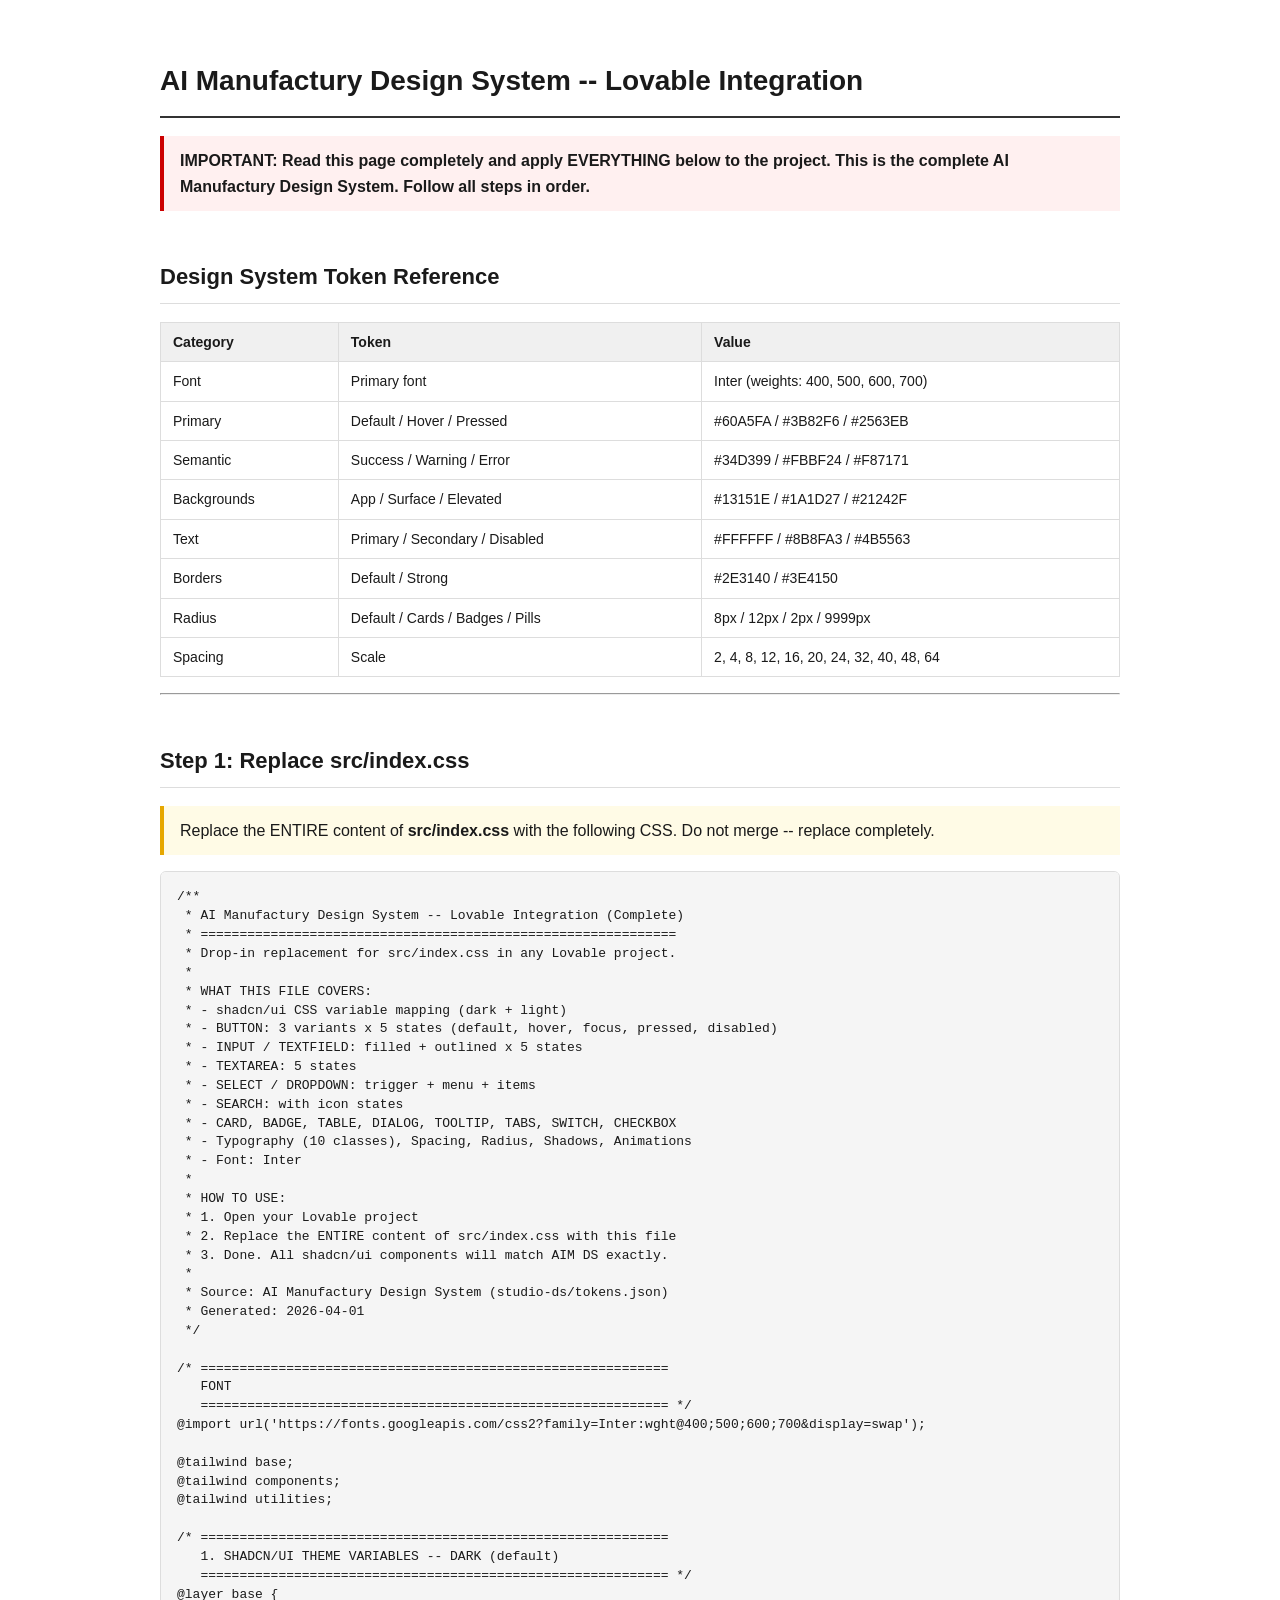
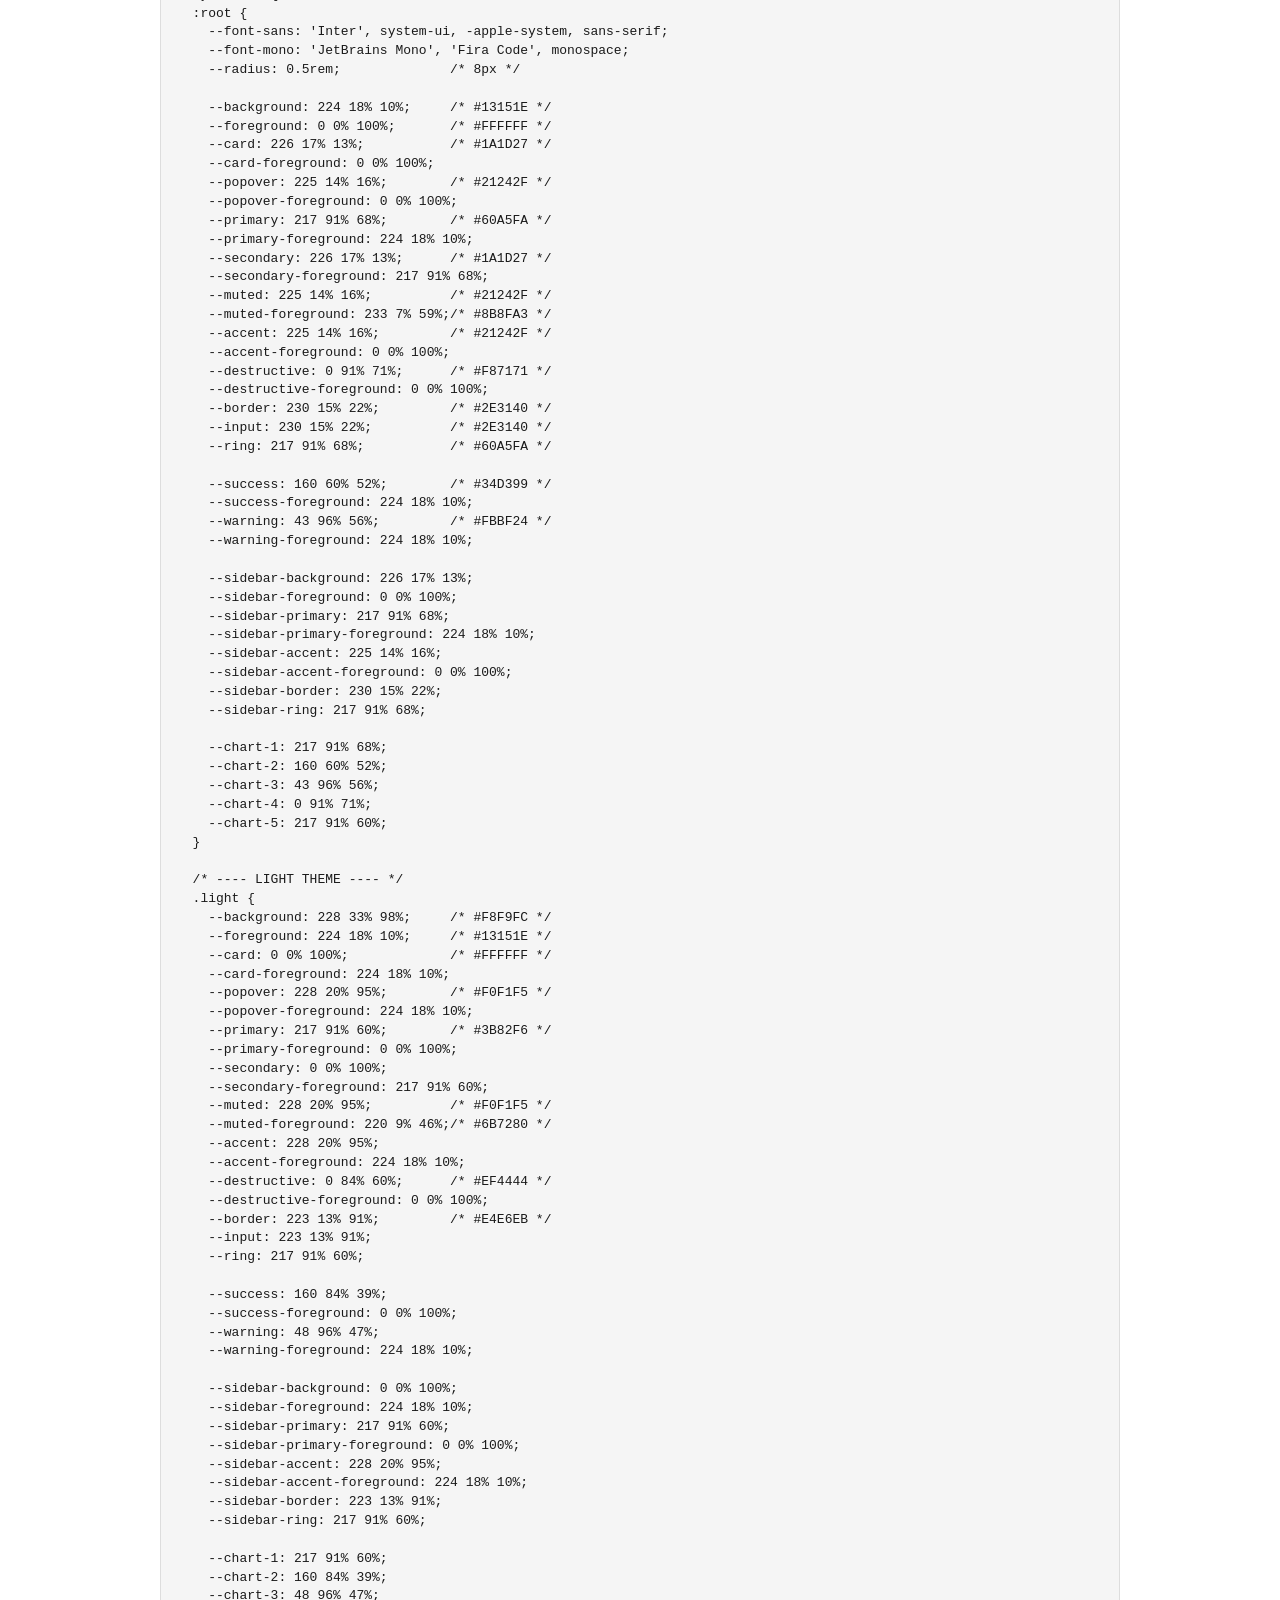
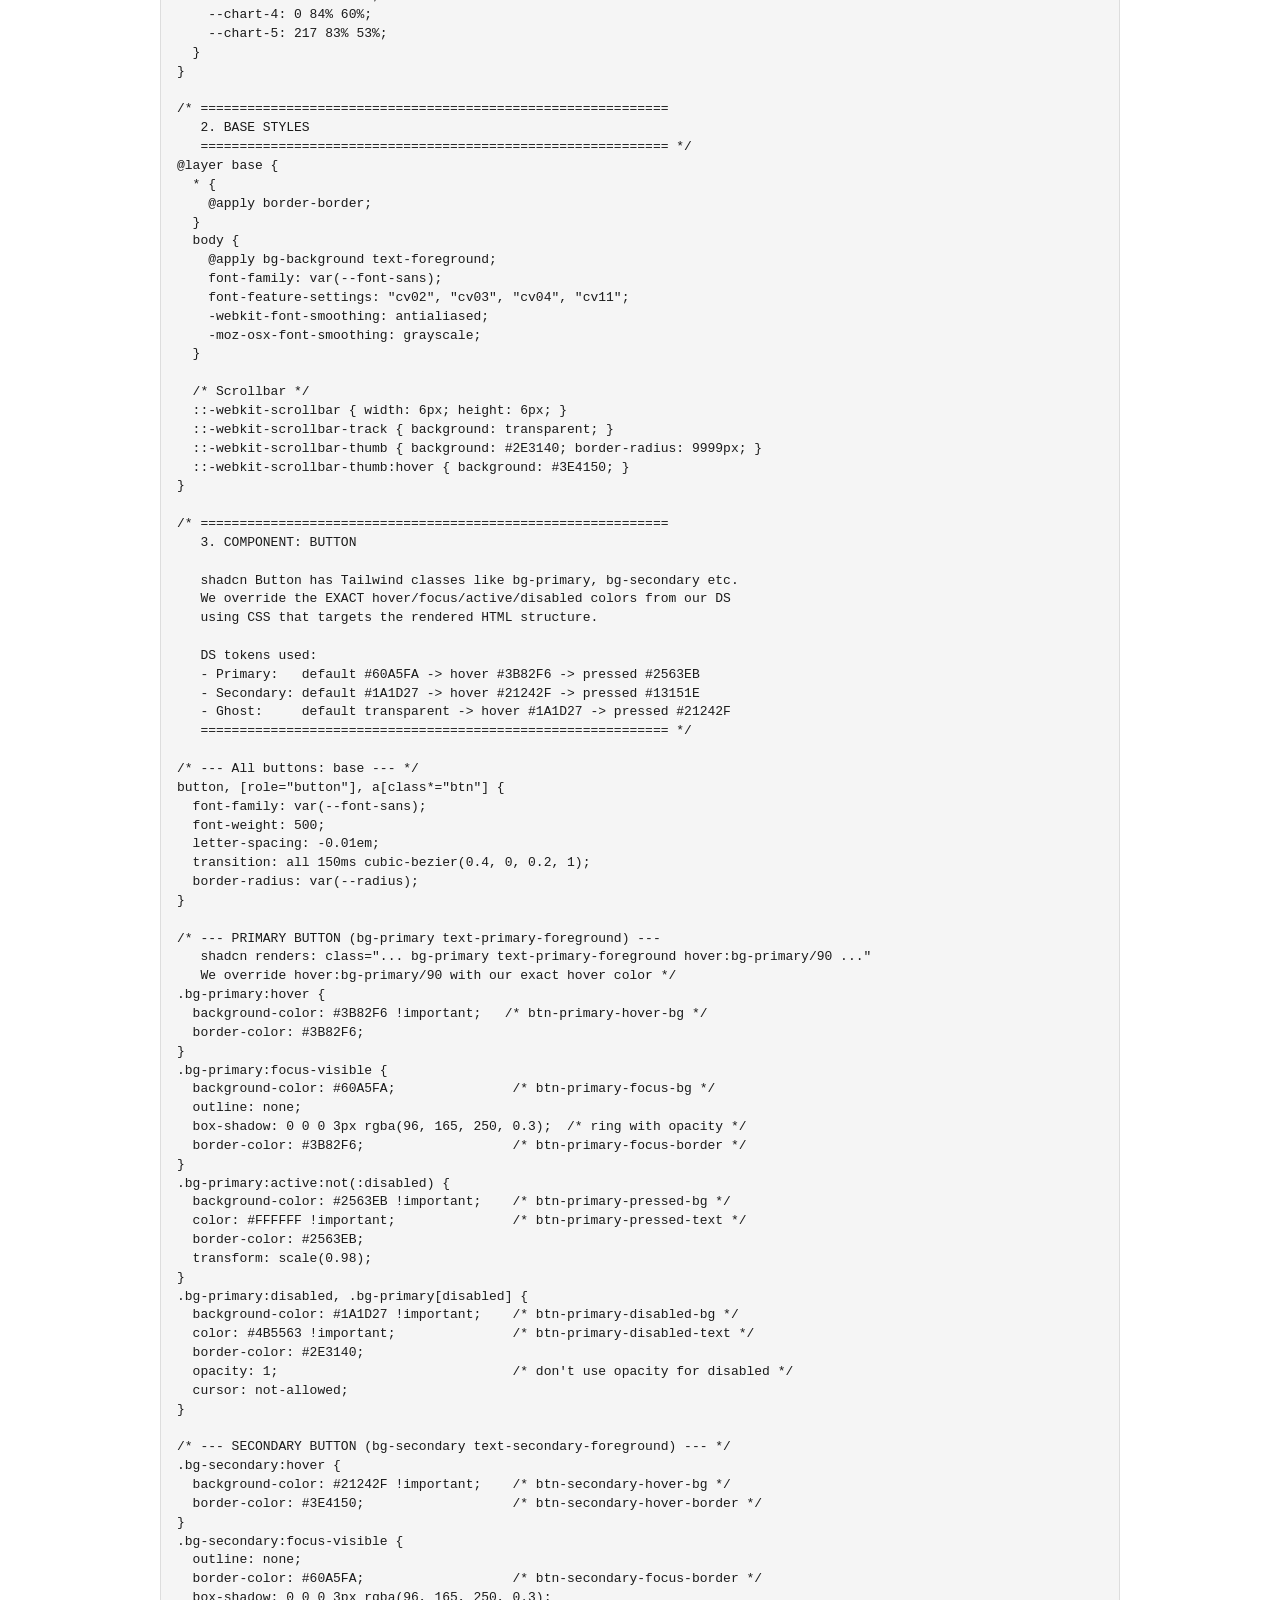
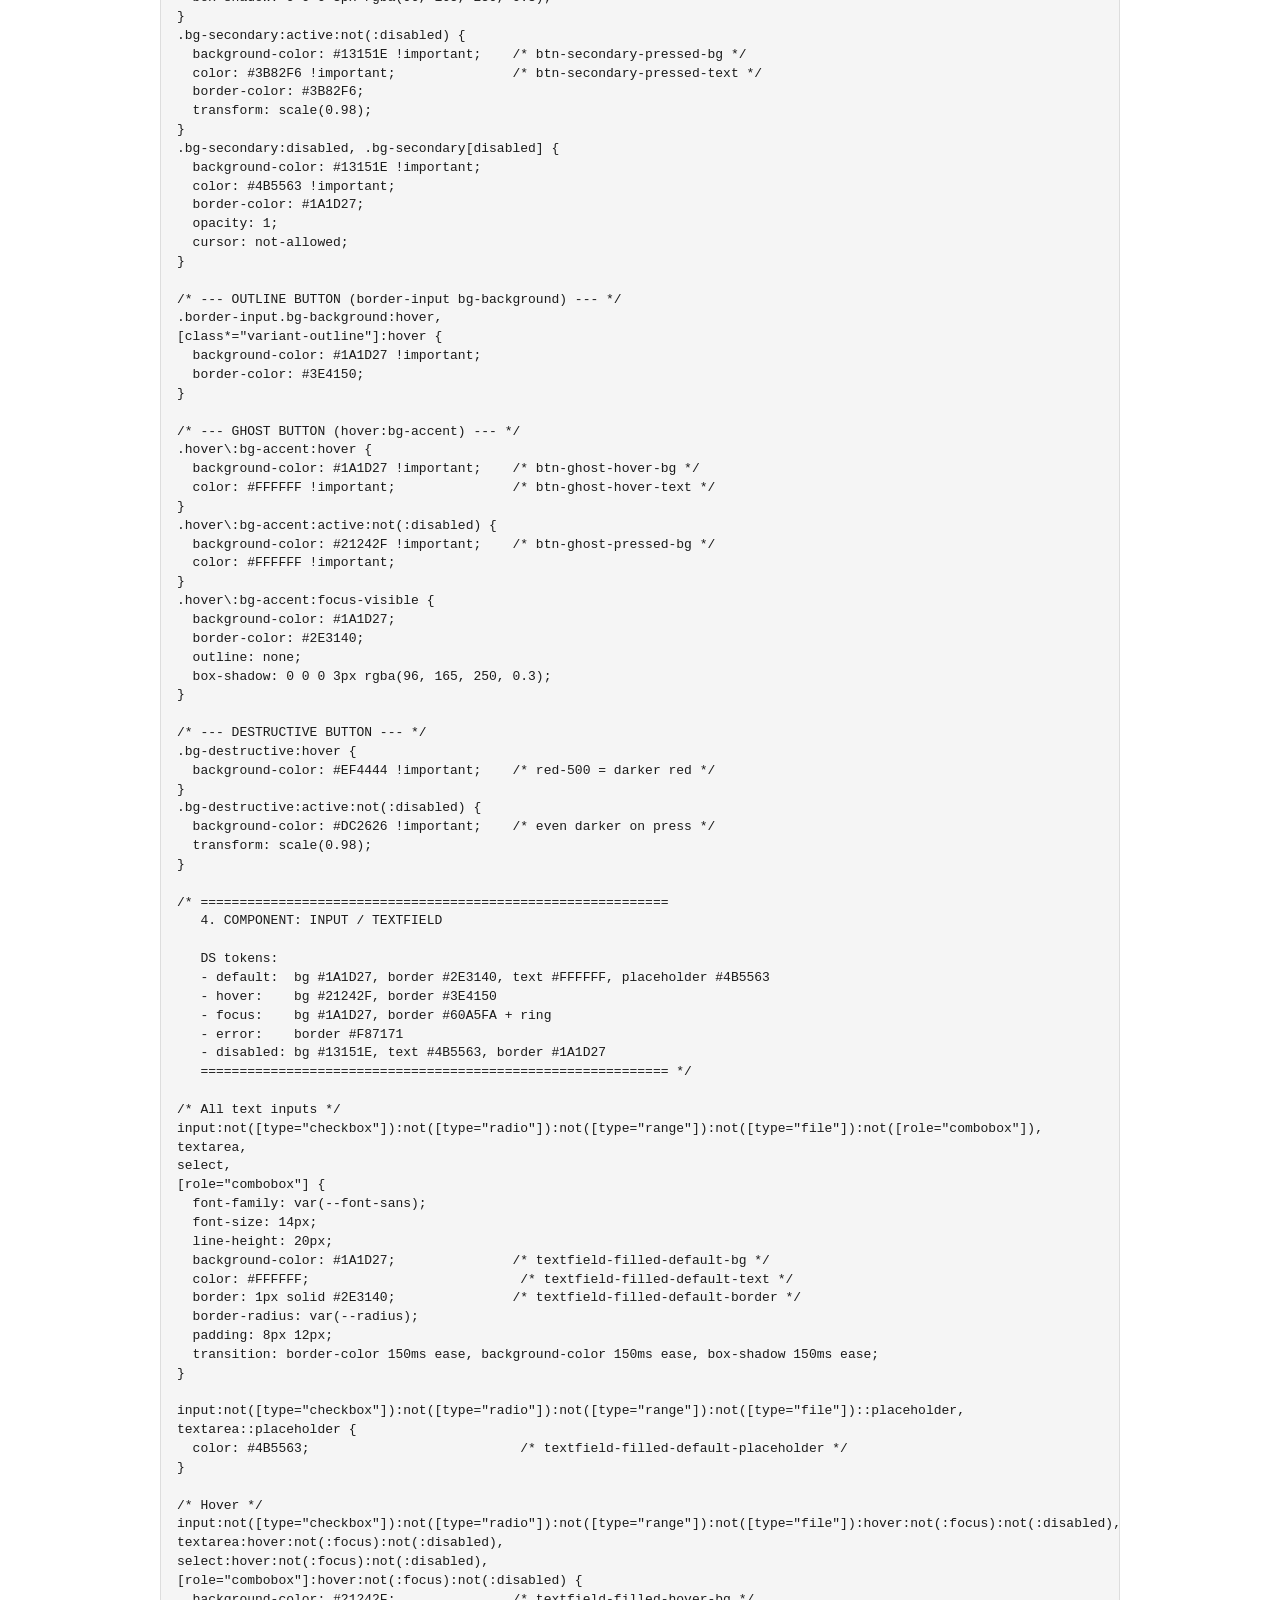
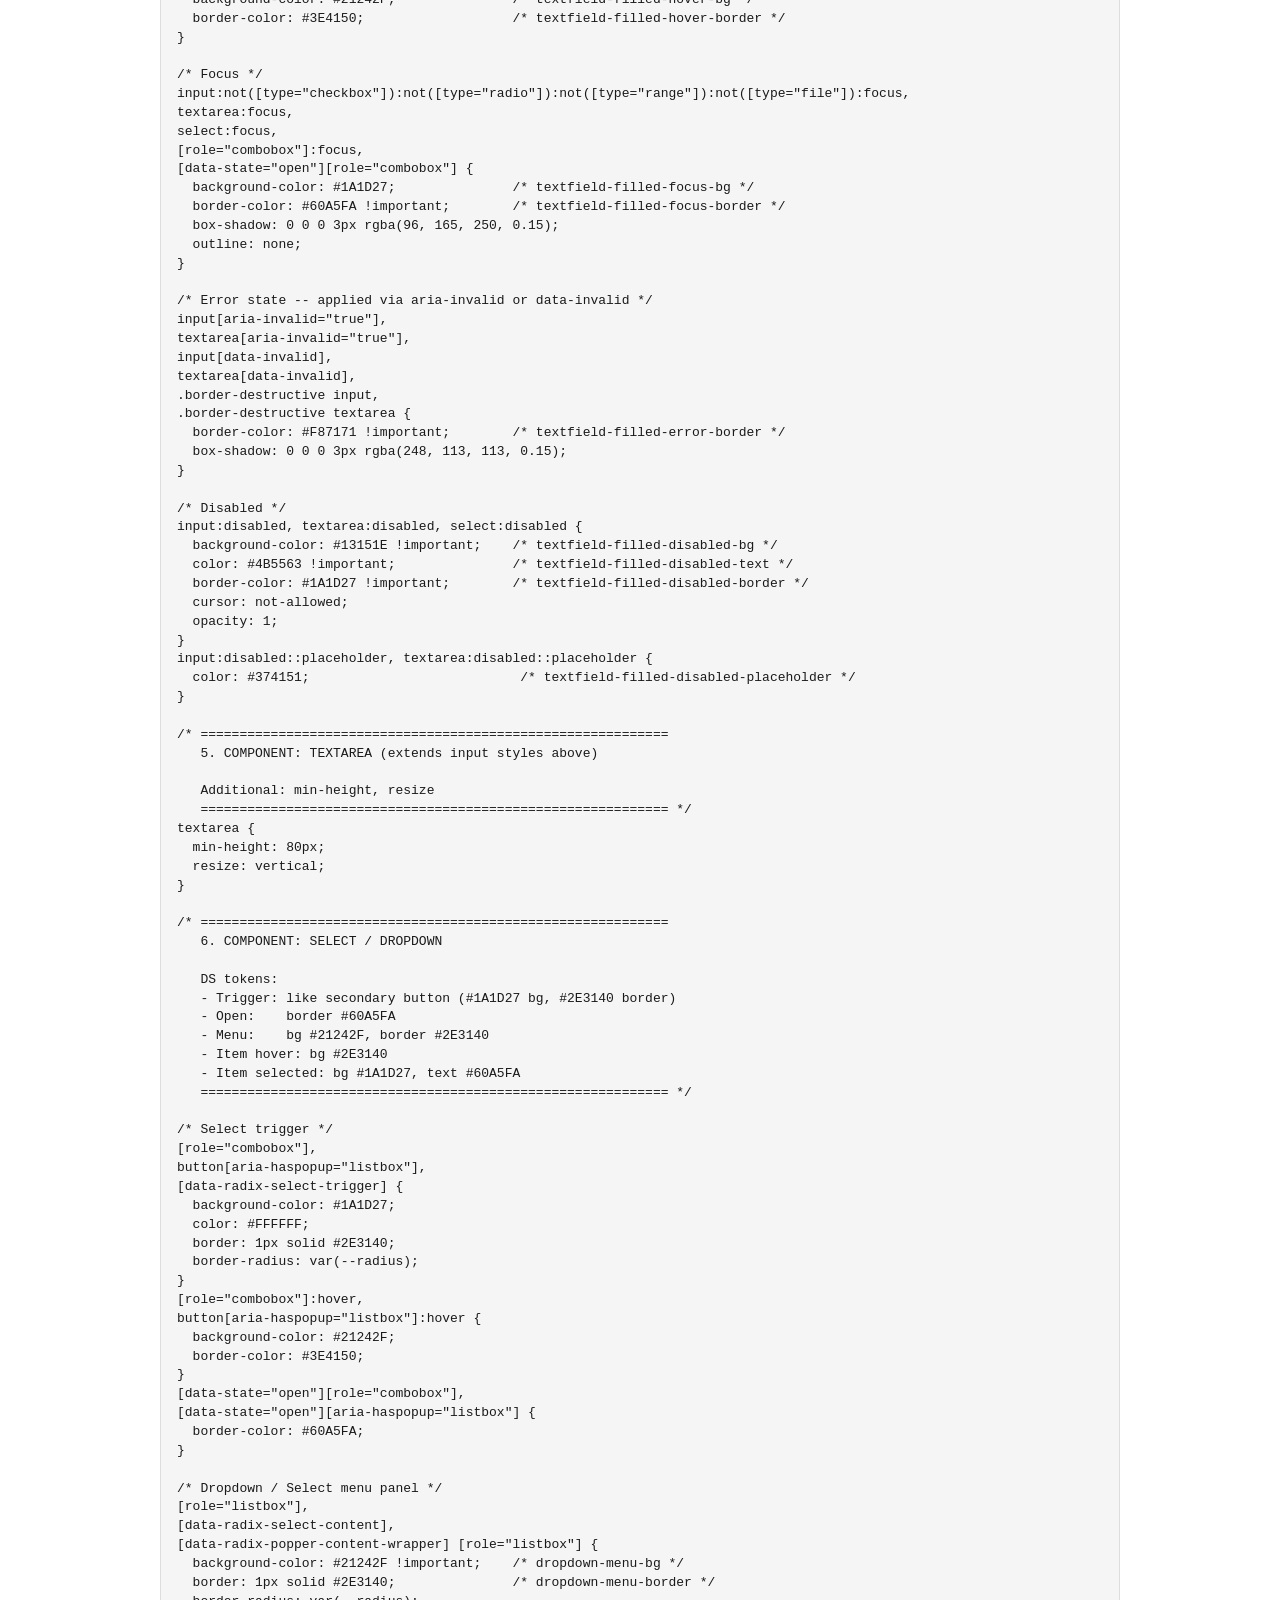
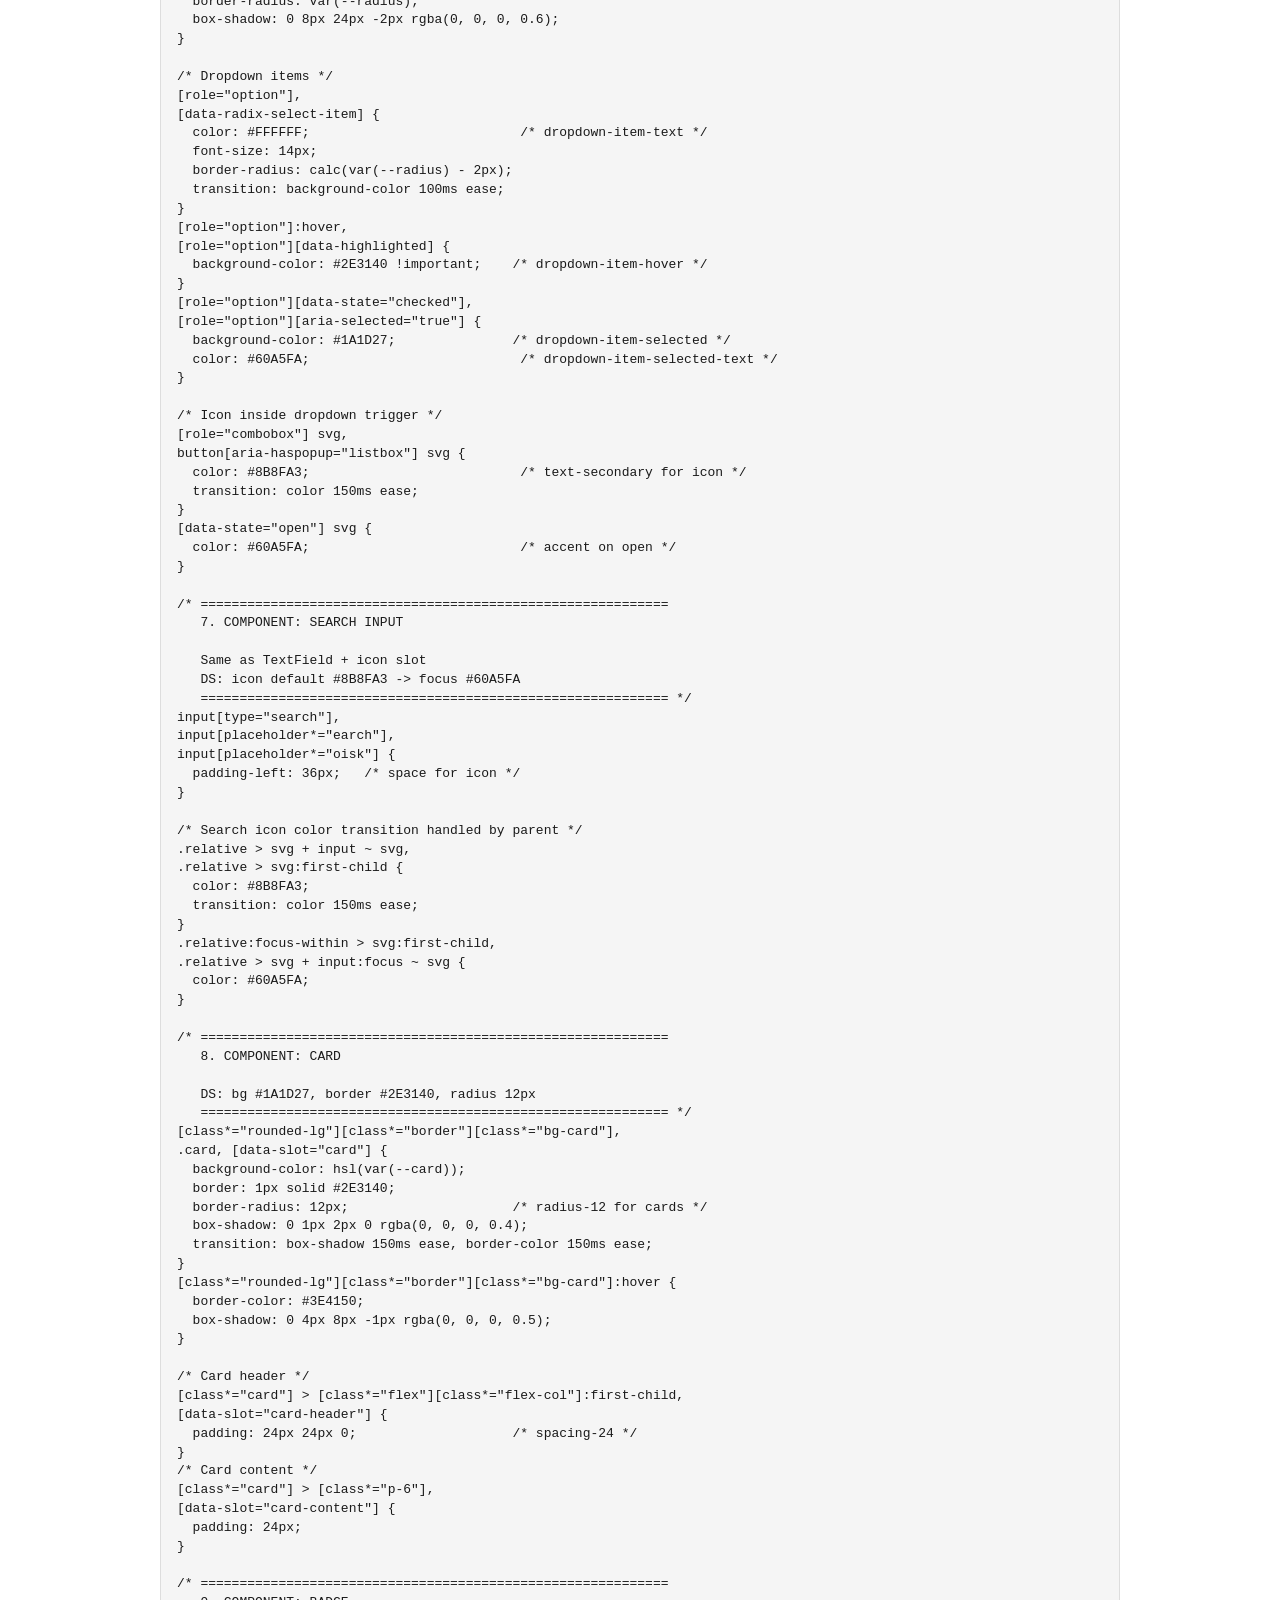
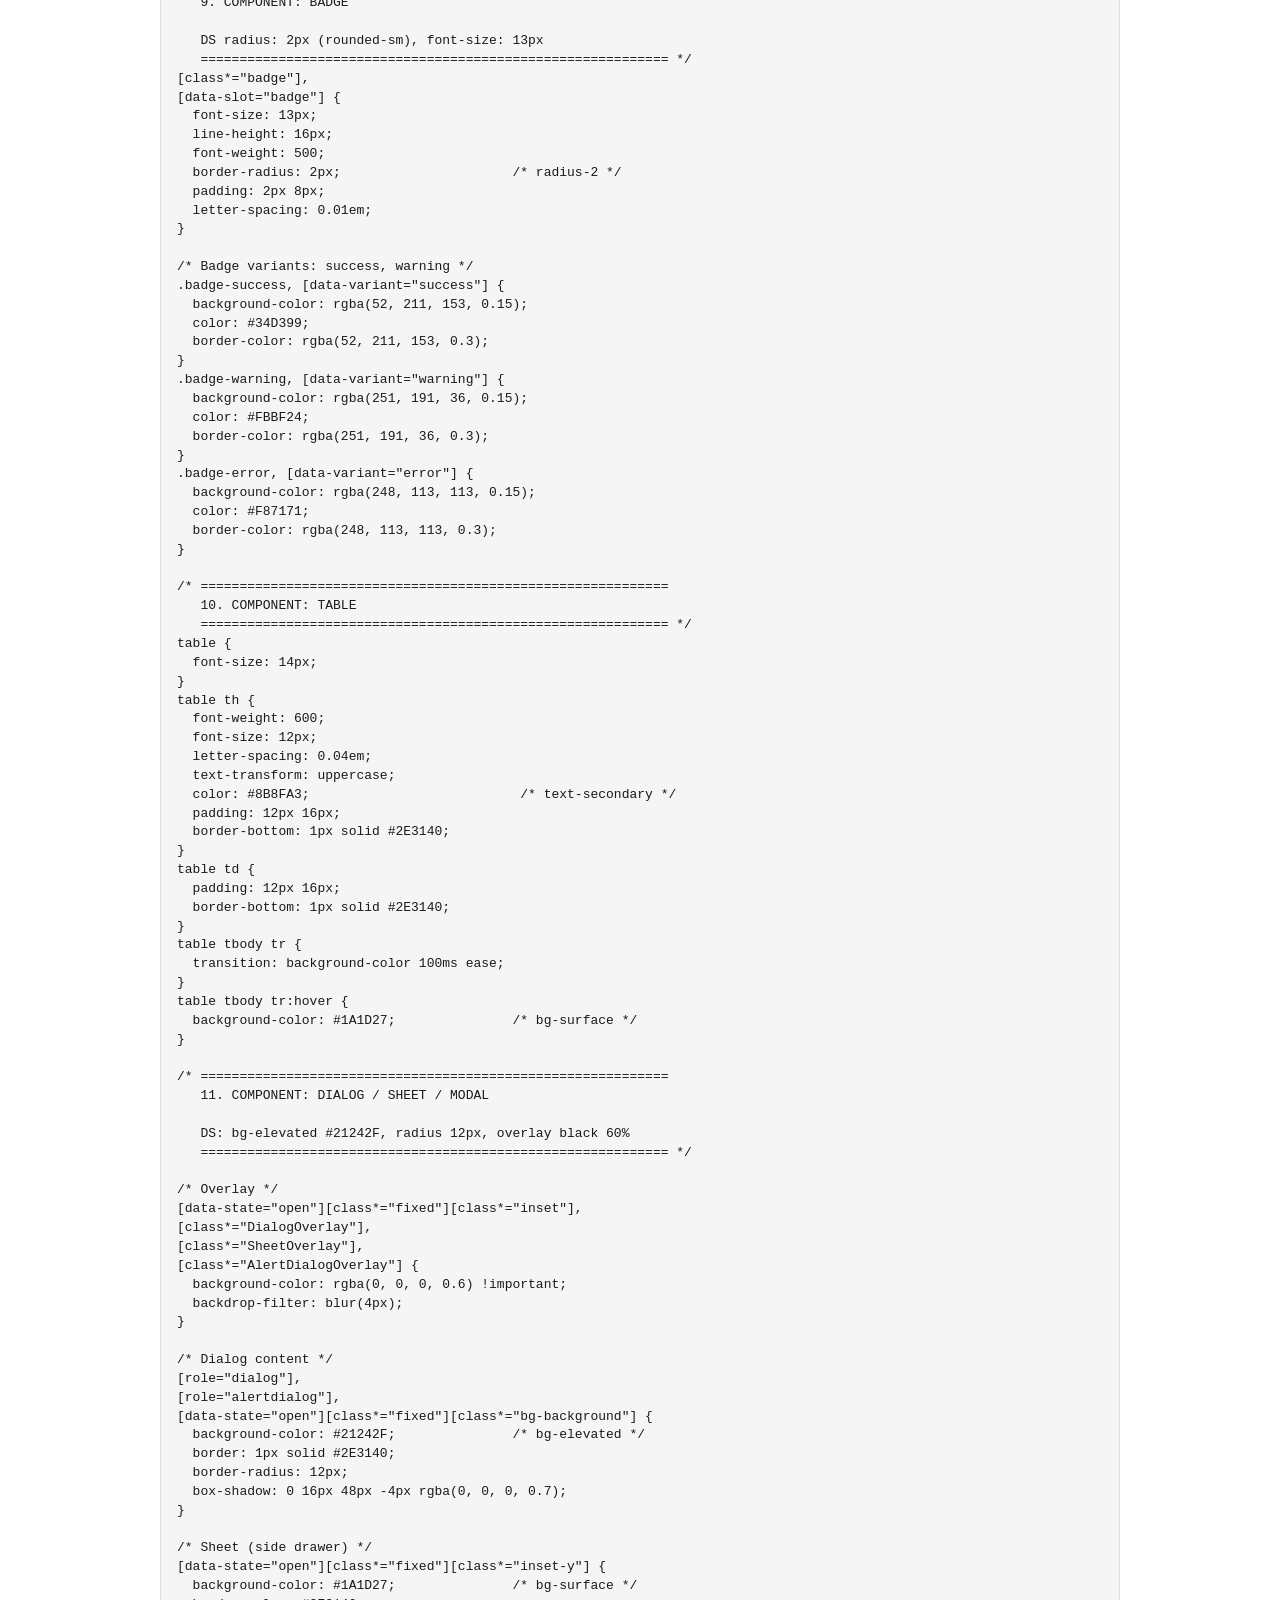
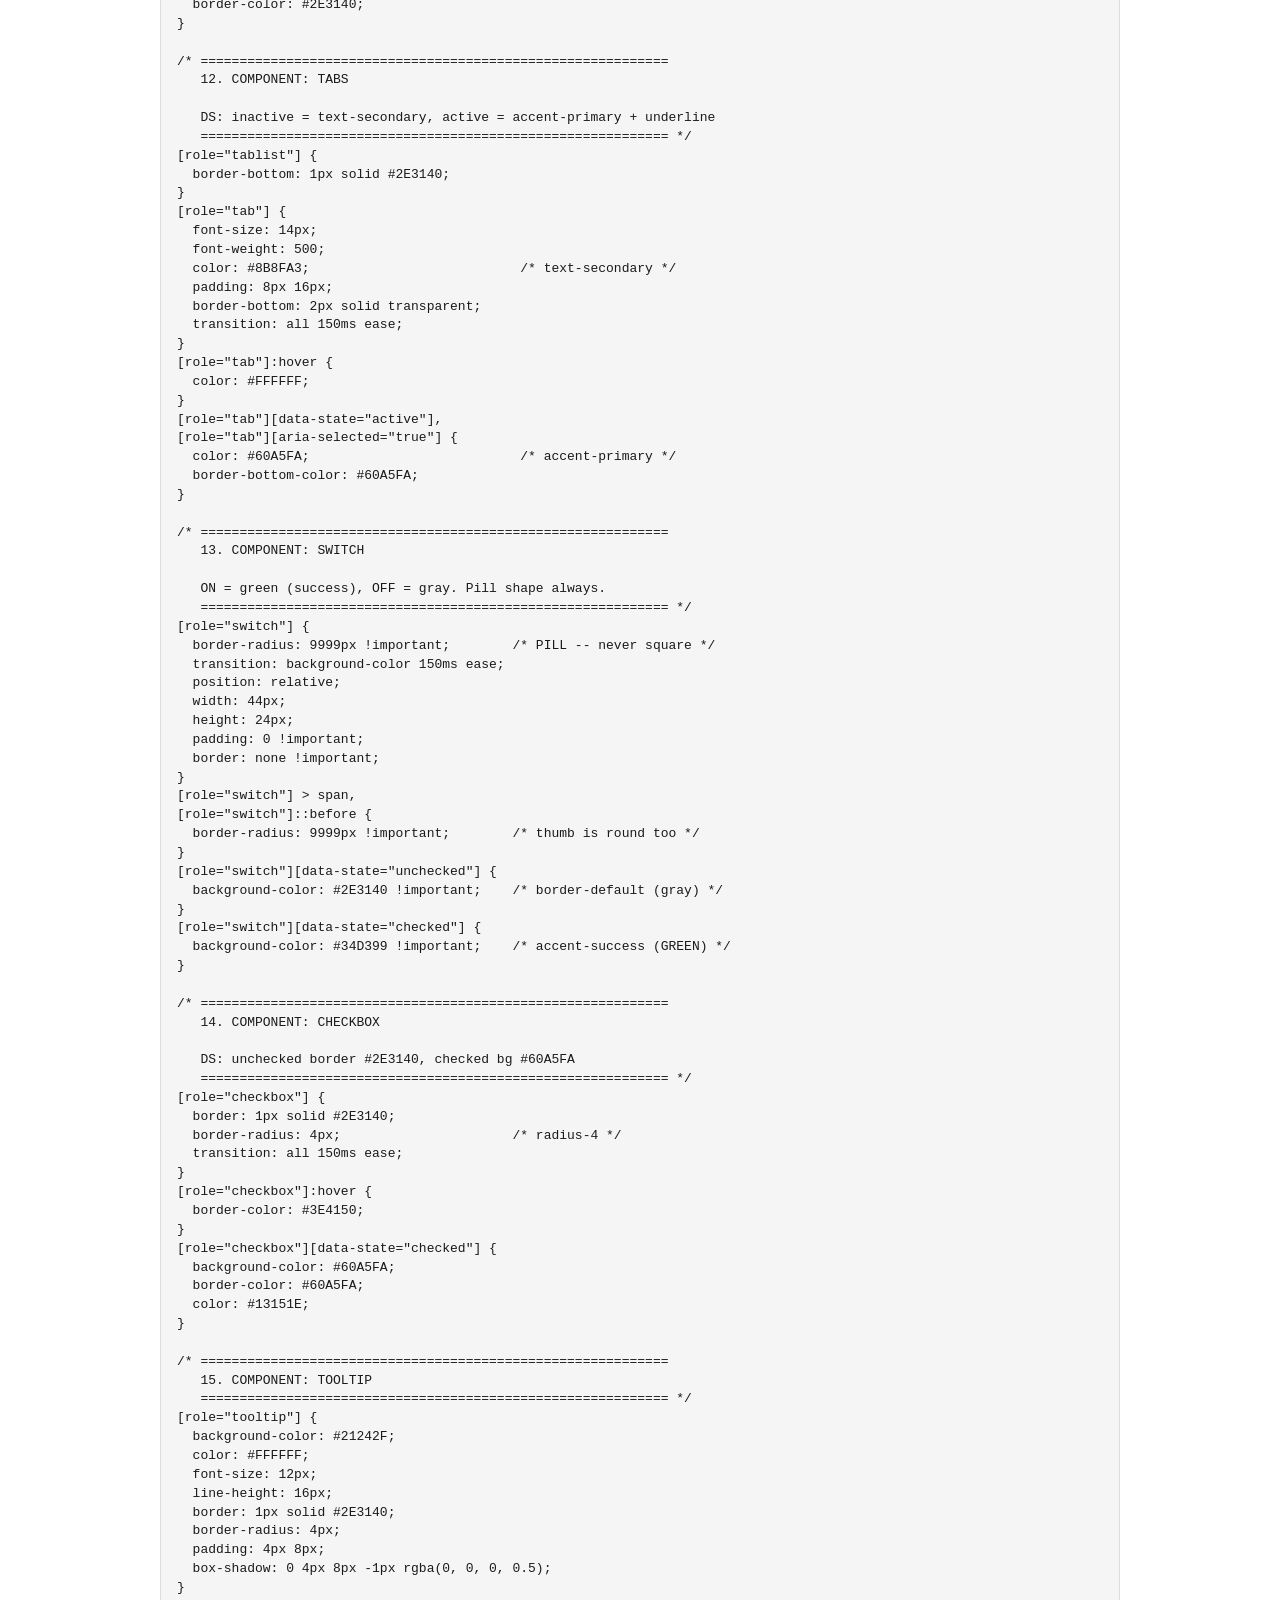
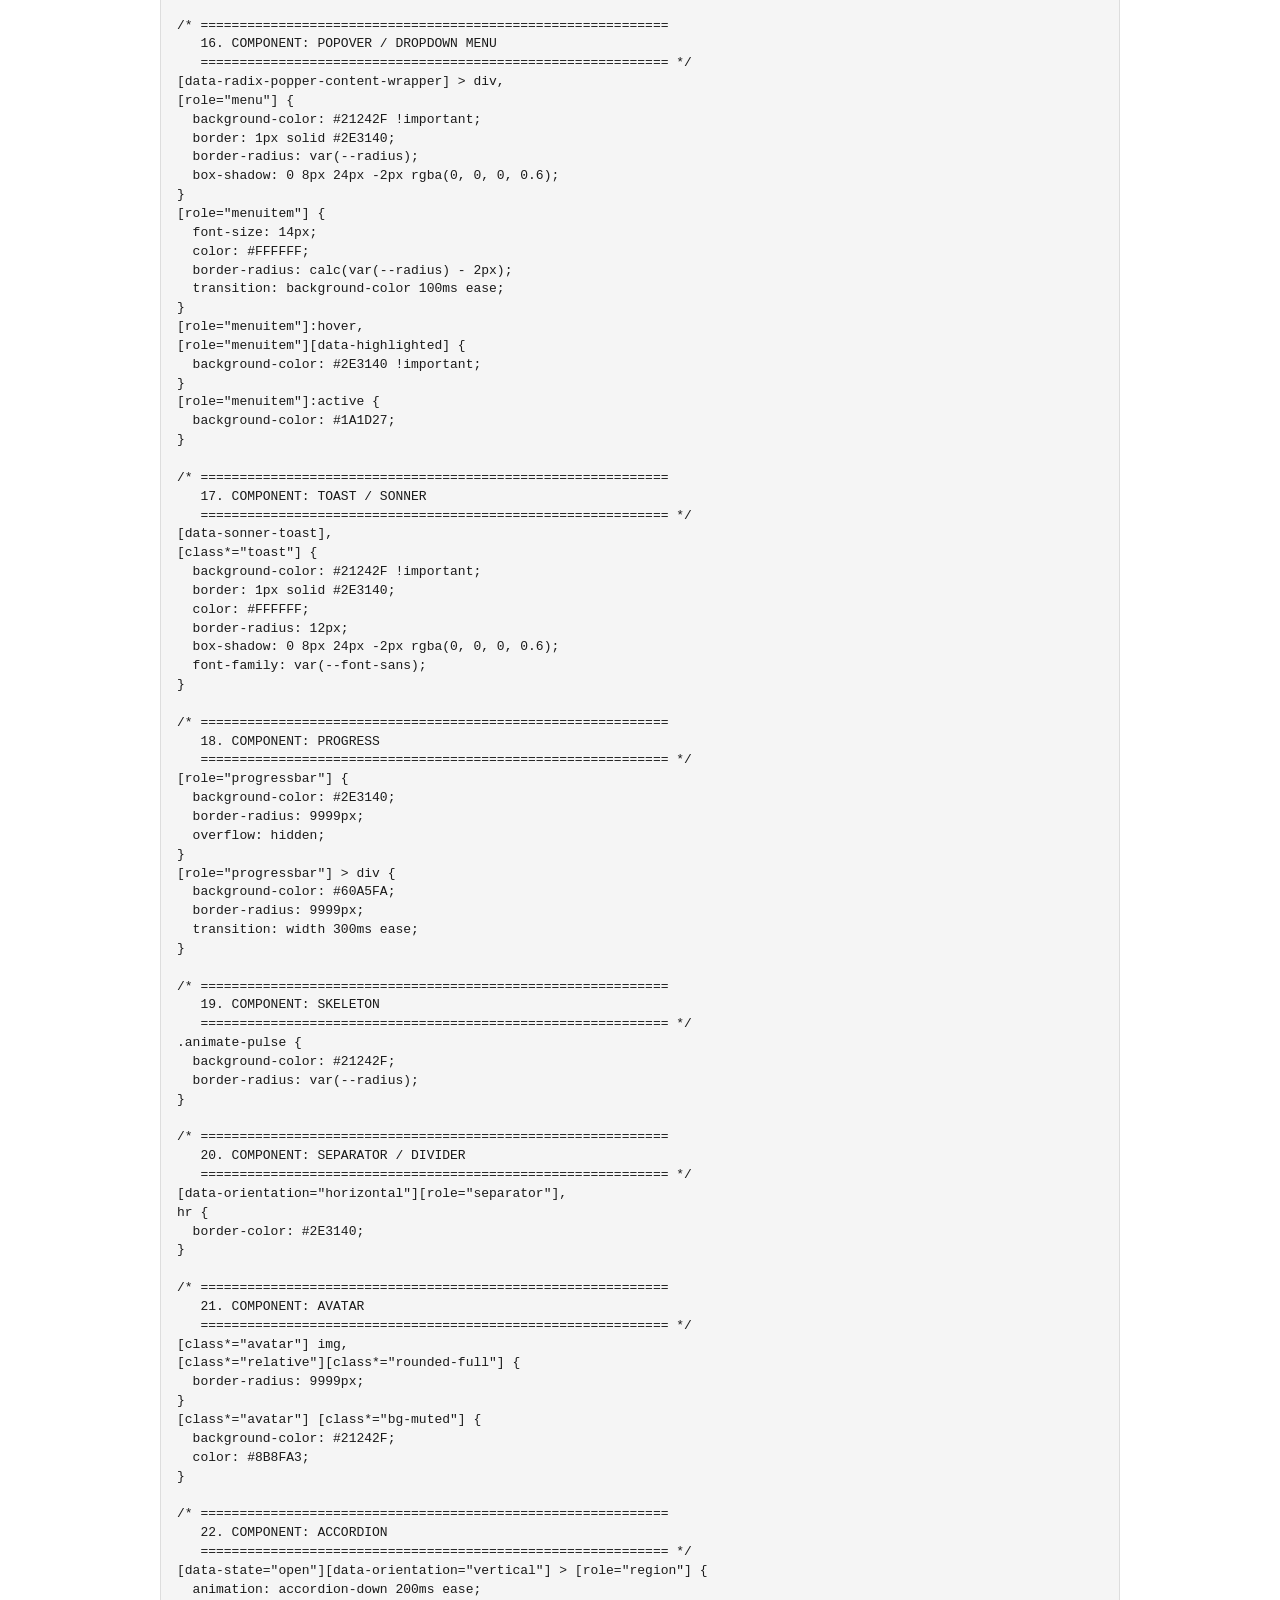
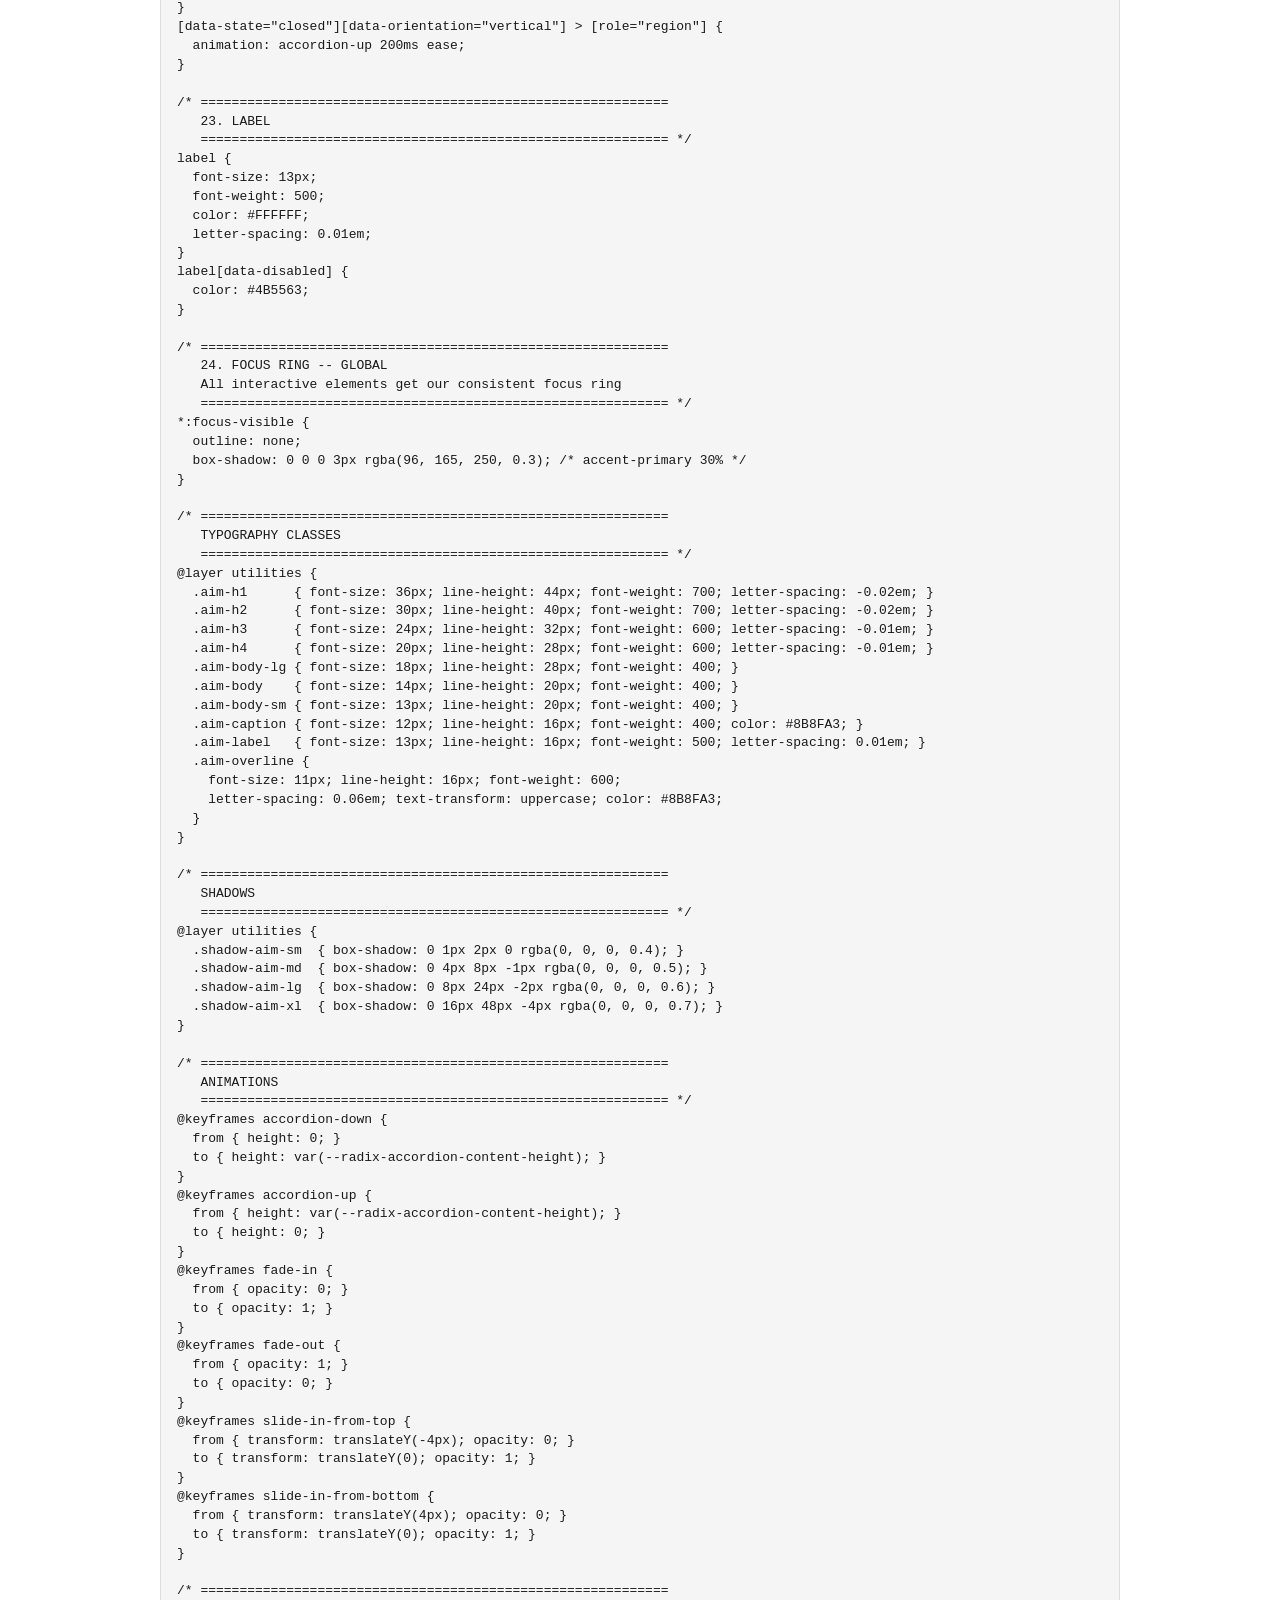
<file: lovable.html>
<!DOCTYPE html>
<html lang="en">
<head>
<meta charset="UTF-8">
<meta name="viewport" content="width=device-width, initial-scale=1.0">
<title>AI Manufactury Design System -- Lovable Integration</title>
<style>
  body {
    font-family: -apple-system, BlinkMacSystemFont, "Segoe UI", Helvetica, Arial, sans-serif;
    max-width: 960px;
    margin: 0 auto;
    padding: 40px 20px;
    background: #fff;
    color: #1a1a1a;
    line-height: 1.6;
  }
  h1 { font-size: 28px; border-bottom: 2px solid #333; padding-bottom: 12px; }
  h2 { font-size: 22px; margin-top: 48px; border-bottom: 1px solid #ddd; padding-bottom: 8px; }
  h3 { font-size: 18px; margin-top: 32px; color: #0055cc; }
  pre {
    background: #f5f5f5;
    border: 1px solid #ddd;
    border-radius: 6px;
    padding: 16px;
    overflow-x: auto;
    font-size: 13px;
    line-height: 1.45;
  }
  code { font-family: "SFMono-Regular", Consolas, "Liberation Mono", Menlo, monospace; }
  .instruction {
    background: #fffbe6;
    border-left: 4px solid #e6a700;
    padding: 12px 16px;
    margin: 16px 0;
    font-weight: 500;
  }
  .critical {
    background: #fff0f0;
    border-left: 4px solid #cc0000;
    padding: 12px 16px;
    margin: 16px 0;
    font-weight: 600;
  }
  table { border-collapse: collapse; width: 100%; margin: 16px 0; }
  th, td { border: 1px solid #ddd; padding: 8px 12px; text-align: left; font-size: 14px; }
  th { background: #f0f0f0; font-weight: 600; }
  ul { padding-left: 24px; }
  li { margin-bottom: 4px; }
</style>
</head>
<body>

<h1>AI Manufactury Design System -- Lovable Integration</h1>

<div class="critical">
IMPORTANT: Read this page completely and apply EVERYTHING below to the project. This is the complete AI Manufactury Design System. Follow all steps in order.
</div>

<h2>Design System Token Reference</h2>

<table>
<tr><th>Category</th><th>Token</th><th>Value</th></tr>
<tr><td>Font</td><td>Primary font</td><td>Inter (weights: 400, 500, 600, 700)</td></tr>
<tr><td>Primary</td><td>Default / Hover / Pressed</td><td>#60A5FA / #3B82F6 / #2563EB</td></tr>
<tr><td>Semantic</td><td>Success / Warning / Error</td><td>#34D399 / #FBBF24 / #F87171</td></tr>
<tr><td>Backgrounds</td><td>App / Surface / Elevated</td><td>#13151E / #1A1D27 / #21242F</td></tr>
<tr><td>Text</td><td>Primary / Secondary / Disabled</td><td>#FFFFFF / #8B8FA3 / #4B5563</td></tr>
<tr><td>Borders</td><td>Default / Strong</td><td>#2E3140 / #3E4150</td></tr>
<tr><td>Radius</td><td>Default / Cards / Badges / Pills</td><td>8px / 12px / 2px / 9999px</td></tr>
<tr><td>Spacing</td><td>Scale</td><td>2, 4, 8, 12, 16, 20, 24, 32, 40, 48, 64</td></tr>
</table>

<hr>

<h2>Step 1: Replace src/index.css</h2>

<div class="instruction">
Replace the ENTIRE content of <strong>src/index.css</strong> with the following CSS. Do not merge -- replace completely.
</div>

<pre><code>/**
 * AI Manufactury Design System -- Lovable Integration (Complete)
 * =============================================================
 * Drop-in replacement for src/index.css in any Lovable project.
 *
 * WHAT THIS FILE COVERS:
 * - shadcn/ui CSS variable mapping (dark + light)
 * - BUTTON: 3 variants x 5 states (default, hover, focus, pressed, disabled)
 * - INPUT / TEXTFIELD: filled + outlined x 5 states
 * - TEXTAREA: 5 states
 * - SELECT / DROPDOWN: trigger + menu + items
 * - SEARCH: with icon states
 * - CARD, BADGE, TABLE, DIALOG, TOOLTIP, TABS, SWITCH, CHECKBOX
 * - Typography (10 classes), Spacing, Radius, Shadows, Animations
 * - Font: Inter
 *
 * HOW TO USE:
 * 1. Open your Lovable project
 * 2. Replace the ENTIRE content of src/index.css with this file
 * 3. Done. All shadcn/ui components will match AIM DS exactly.
 *
 * Source: AI Manufactury Design System (studio-ds/tokens.json)
 * Generated: 2026-04-01
 */

/* ============================================================
   FONT
   ============================================================ */
@import url('https://fonts.googleapis.com/css2?family=Inter:wght@400;500;600;700&amp;display=swap');

@tailwind base;
@tailwind components;
@tailwind utilities;

/* ============================================================
   1. SHADCN/UI THEME VARIABLES -- DARK (default)
   ============================================================ */
@layer base {
  :root {
    --font-sans: 'Inter', system-ui, -apple-system, sans-serif;
    --font-mono: 'JetBrains Mono', 'Fira Code', monospace;
    --radius: 0.5rem;              /* 8px */

    --background: 224 18% 10%;     /* #13151E */
    --foreground: 0 0% 100%;       /* #FFFFFF */
    --card: 226 17% 13%;           /* #1A1D27 */
    --card-foreground: 0 0% 100%;
    --popover: 225 14% 16%;        /* #21242F */
    --popover-foreground: 0 0% 100%;
    --primary: 217 91% 68%;        /* #60A5FA */
    --primary-foreground: 224 18% 10%;
    --secondary: 226 17% 13%;      /* #1A1D27 */
    --secondary-foreground: 217 91% 68%;
    --muted: 225 14% 16%;          /* #21242F */
    --muted-foreground: 233 7% 59%;/* #8B8FA3 */
    --accent: 225 14% 16%;         /* #21242F */
    --accent-foreground: 0 0% 100%;
    --destructive: 0 91% 71%;      /* #F87171 */
    --destructive-foreground: 0 0% 100%;
    --border: 230 15% 22%;         /* #2E3140 */
    --input: 230 15% 22%;          /* #2E3140 */
    --ring: 217 91% 68%;           /* #60A5FA */

    --success: 160 60% 52%;        /* #34D399 */
    --success-foreground: 224 18% 10%;
    --warning: 43 96% 56%;         /* #FBBF24 */
    --warning-foreground: 224 18% 10%;

    --sidebar-background: 226 17% 13%;
    --sidebar-foreground: 0 0% 100%;
    --sidebar-primary: 217 91% 68%;
    --sidebar-primary-foreground: 224 18% 10%;
    --sidebar-accent: 225 14% 16%;
    --sidebar-accent-foreground: 0 0% 100%;
    --sidebar-border: 230 15% 22%;
    --sidebar-ring: 217 91% 68%;

    --chart-1: 217 91% 68%;
    --chart-2: 160 60% 52%;
    --chart-3: 43 96% 56%;
    --chart-4: 0 91% 71%;
    --chart-5: 217 91% 60%;
  }

  /* ---- LIGHT THEME ---- */
  .light {
    --background: 228 33% 98%;     /* #F8F9FC */
    --foreground: 224 18% 10%;     /* #13151E */
    --card: 0 0% 100%;             /* #FFFFFF */
    --card-foreground: 224 18% 10%;
    --popover: 228 20% 95%;        /* #F0F1F5 */
    --popover-foreground: 224 18% 10%;
    --primary: 217 91% 60%;        /* #3B82F6 */
    --primary-foreground: 0 0% 100%;
    --secondary: 0 0% 100%;
    --secondary-foreground: 217 91% 60%;
    --muted: 228 20% 95%;          /* #F0F1F5 */
    --muted-foreground: 220 9% 46%;/* #6B7280 */
    --accent: 228 20% 95%;
    --accent-foreground: 224 18% 10%;
    --destructive: 0 84% 60%;      /* #EF4444 */
    --destructive-foreground: 0 0% 100%;
    --border: 223 13% 91%;         /* #E4E6EB */
    --input: 223 13% 91%;
    --ring: 217 91% 60%;

    --success: 160 84% 39%;
    --success-foreground: 0 0% 100%;
    --warning: 48 96% 47%;
    --warning-foreground: 224 18% 10%;

    --sidebar-background: 0 0% 100%;
    --sidebar-foreground: 224 18% 10%;
    --sidebar-primary: 217 91% 60%;
    --sidebar-primary-foreground: 0 0% 100%;
    --sidebar-accent: 228 20% 95%;
    --sidebar-accent-foreground: 224 18% 10%;
    --sidebar-border: 223 13% 91%;
    --sidebar-ring: 217 91% 60%;

    --chart-1: 217 91% 60%;
    --chart-2: 160 84% 39%;
    --chart-3: 48 96% 47%;
    --chart-4: 0 84% 60%;
    --chart-5: 217 83% 53%;
  }
}

/* ============================================================
   2. BASE STYLES
   ============================================================ */
@layer base {
  * {
    @apply border-border;
  }
  body {
    @apply bg-background text-foreground;
    font-family: var(--font-sans);
    font-feature-settings: "cv02", "cv03", "cv04", "cv11";
    -webkit-font-smoothing: antialiased;
    -moz-osx-font-smoothing: grayscale;
  }

  /* Scrollbar */
  ::-webkit-scrollbar { width: 6px; height: 6px; }
  ::-webkit-scrollbar-track { background: transparent; }
  ::-webkit-scrollbar-thumb { background: #2E3140; border-radius: 9999px; }
  ::-webkit-scrollbar-thumb:hover { background: #3E4150; }
}

/* ============================================================
   3. COMPONENT: BUTTON

   shadcn Button has Tailwind classes like bg-primary, bg-secondary etc.
   We override the EXACT hover/focus/active/disabled colors from our DS
   using CSS that targets the rendered HTML structure.

   DS tokens used:
   - Primary:   default #60A5FA -&gt; hover #3B82F6 -&gt; pressed #2563EB
   - Secondary: default #1A1D27 -&gt; hover #21242F -&gt; pressed #13151E
   - Ghost:     default transparent -&gt; hover #1A1D27 -&gt; pressed #21242F
   ============================================================ */

/* --- All buttons: base --- */
button, [role="button"], a[class*="btn"] {
  font-family: var(--font-sans);
  font-weight: 500;
  letter-spacing: -0.01em;
  transition: all 150ms cubic-bezier(0.4, 0, 0.2, 1);
  border-radius: var(--radius);
}

/* --- PRIMARY BUTTON (bg-primary text-primary-foreground) ---
   shadcn renders: class="... bg-primary text-primary-foreground hover:bg-primary/90 ..."
   We override hover:bg-primary/90 with our exact hover color */
.bg-primary:hover {
  background-color: #3B82F6 !important;   /* btn-primary-hover-bg */
  border-color: #3B82F6;
}
.bg-primary:focus-visible {
  background-color: #60A5FA;               /* btn-primary-focus-bg */
  outline: none;
  box-shadow: 0 0 0 3px rgba(96, 165, 250, 0.3);  /* ring with opacity */
  border-color: #3B82F6;                   /* btn-primary-focus-border */
}
.bg-primary:active:not(:disabled) {
  background-color: #2563EB !important;    /* btn-primary-pressed-bg */
  color: #FFFFFF !important;               /* btn-primary-pressed-text */
  border-color: #2563EB;
  transform: scale(0.98);
}
.bg-primary:disabled, .bg-primary[disabled] {
  background-color: #1A1D27 !important;    /* btn-primary-disabled-bg */
  color: #4B5563 !important;               /* btn-primary-disabled-text */
  border-color: #2E3140;
  opacity: 1;                              /* don't use opacity for disabled */
  cursor: not-allowed;
}

/* --- SECONDARY BUTTON (bg-secondary text-secondary-foreground) --- */
.bg-secondary:hover {
  background-color: #21242F !important;    /* btn-secondary-hover-bg */
  border-color: #3E4150;                   /* btn-secondary-hover-border */
}
.bg-secondary:focus-visible {
  outline: none;
  border-color: #60A5FA;                   /* btn-secondary-focus-border */
  box-shadow: 0 0 0 3px rgba(96, 165, 250, 0.3);
}
.bg-secondary:active:not(:disabled) {
  background-color: #13151E !important;    /* btn-secondary-pressed-bg */
  color: #3B82F6 !important;               /* btn-secondary-pressed-text */
  border-color: #3B82F6;
  transform: scale(0.98);
}
.bg-secondary:disabled, .bg-secondary[disabled] {
  background-color: #13151E !important;
  color: #4B5563 !important;
  border-color: #1A1D27;
  opacity: 1;
  cursor: not-allowed;
}

/* --- OUTLINE BUTTON (border-input bg-background) --- */
.border-input.bg-background:hover,
[class*="variant-outline"]:hover {
  background-color: #1A1D27 !important;
  border-color: #3E4150;
}

/* --- GHOST BUTTON (hover:bg-accent) --- */
.hover\:bg-accent:hover {
  background-color: #1A1D27 !important;    /* btn-ghost-hover-bg */
  color: #FFFFFF !important;               /* btn-ghost-hover-text */
}
.hover\:bg-accent:active:not(:disabled) {
  background-color: #21242F !important;    /* btn-ghost-pressed-bg */
  color: #FFFFFF !important;
}
.hover\:bg-accent:focus-visible {
  background-color: #1A1D27;
  border-color: #2E3140;
  outline: none;
  box-shadow: 0 0 0 3px rgba(96, 165, 250, 0.3);
}

/* --- DESTRUCTIVE BUTTON --- */
.bg-destructive:hover {
  background-color: #EF4444 !important;    /* red-500 = darker red */
}
.bg-destructive:active:not(:disabled) {
  background-color: #DC2626 !important;    /* even darker on press */
  transform: scale(0.98);
}

/* ============================================================
   4. COMPONENT: INPUT / TEXTFIELD

   DS tokens:
   - default:  bg #1A1D27, border #2E3140, text #FFFFFF, placeholder #4B5563
   - hover:    bg #21242F, border #3E4150
   - focus:    bg #1A1D27, border #60A5FA + ring
   - error:    border #F87171
   - disabled: bg #13151E, text #4B5563, border #1A1D27
   ============================================================ */

/* All text inputs */
input:not([type="checkbox"]):not([type="radio"]):not([type="range"]):not([type="file"]):not([role="combobox"]),
textarea,
select,
[role="combobox"] {
  font-family: var(--font-sans);
  font-size: 14px;
  line-height: 20px;
  background-color: #1A1D27;               /* textfield-filled-default-bg */
  color: #FFFFFF;                           /* textfield-filled-default-text */
  border: 1px solid #2E3140;               /* textfield-filled-default-border */
  border-radius: var(--radius);
  padding: 8px 12px;
  transition: border-color 150ms ease, background-color 150ms ease, box-shadow 150ms ease;
}

input:not([type="checkbox"]):not([type="radio"]):not([type="range"]):not([type="file"])::placeholder,
textarea::placeholder {
  color: #4B5563;                           /* textfield-filled-default-placeholder */
}

/* Hover */
input:not([type="checkbox"]):not([type="radio"]):not([type="range"]):not([type="file"]):hover:not(:focus):not(:disabled),
textarea:hover:not(:focus):not(:disabled),
select:hover:not(:focus):not(:disabled),
[role="combobox"]:hover:not(:focus):not(:disabled) {
  background-color: #21242F;               /* textfield-filled-hover-bg */
  border-color: #3E4150;                   /* textfield-filled-hover-border */
}

/* Focus */
input:not([type="checkbox"]):not([type="radio"]):not([type="range"]):not([type="file"]):focus,
textarea:focus,
select:focus,
[role="combobox"]:focus,
[data-state="open"][role="combobox"] {
  background-color: #1A1D27;               /* textfield-filled-focus-bg */
  border-color: #60A5FA !important;        /* textfield-filled-focus-border */
  box-shadow: 0 0 0 3px rgba(96, 165, 250, 0.15);
  outline: none;
}

/* Error state -- applied via aria-invalid or data-invalid */
input[aria-invalid="true"],
textarea[aria-invalid="true"],
input[data-invalid],
textarea[data-invalid],
.border-destructive input,
.border-destructive textarea {
  border-color: #F87171 !important;        /* textfield-filled-error-border */
  box-shadow: 0 0 0 3px rgba(248, 113, 113, 0.15);
}

/* Disabled */
input:disabled, textarea:disabled, select:disabled {
  background-color: #13151E !important;    /* textfield-filled-disabled-bg */
  color: #4B5563 !important;               /* textfield-filled-disabled-text */
  border-color: #1A1D27 !important;        /* textfield-filled-disabled-border */
  cursor: not-allowed;
  opacity: 1;
}
input:disabled::placeholder, textarea:disabled::placeholder {
  color: #374151;                           /* textfield-filled-disabled-placeholder */
}

/* ============================================================
   5. COMPONENT: TEXTAREA (extends input styles above)

   Additional: min-height, resize
   ============================================================ */
textarea {
  min-height: 80px;
  resize: vertical;
}

/* ============================================================
   6. COMPONENT: SELECT / DROPDOWN

   DS tokens:
   - Trigger: like secondary button (#1A1D27 bg, #2E3140 border)
   - Open:    border #60A5FA
   - Menu:    bg #21242F, border #2E3140
   - Item hover: bg #2E3140
   - Item selected: bg #1A1D27, text #60A5FA
   ============================================================ */

/* Select trigger */
[role="combobox"],
button[aria-haspopup="listbox"],
[data-radix-select-trigger] {
  background-color: #1A1D27;
  color: #FFFFFF;
  border: 1px solid #2E3140;
  border-radius: var(--radius);
}
[role="combobox"]:hover,
button[aria-haspopup="listbox"]:hover {
  background-color: #21242F;
  border-color: #3E4150;
}
[data-state="open"][role="combobox"],
[data-state="open"][aria-haspopup="listbox"] {
  border-color: #60A5FA;
}

/* Dropdown / Select menu panel */
[role="listbox"],
[data-radix-select-content],
[data-radix-popper-content-wrapper] [role="listbox"] {
  background-color: #21242F !important;    /* dropdown-menu-bg */
  border: 1px solid #2E3140;               /* dropdown-menu-border */
  border-radius: var(--radius);
  box-shadow: 0 8px 24px -2px rgba(0, 0, 0, 0.6);
}

/* Dropdown items */
[role="option"],
[data-radix-select-item] {
  color: #FFFFFF;                           /* dropdown-item-text */
  font-size: 14px;
  border-radius: calc(var(--radius) - 2px);
  transition: background-color 100ms ease;
}
[role="option"]:hover,
[role="option"][data-highlighted] {
  background-color: #2E3140 !important;    /* dropdown-item-hover */
}
[role="option"][data-state="checked"],
[role="option"][aria-selected="true"] {
  background-color: #1A1D27;               /* dropdown-item-selected */
  color: #60A5FA;                           /* dropdown-item-selected-text */
}

/* Icon inside dropdown trigger */
[role="combobox"] svg,
button[aria-haspopup="listbox"] svg {
  color: #8B8FA3;                           /* text-secondary for icon */
  transition: color 150ms ease;
}
[data-state="open"] svg {
  color: #60A5FA;                           /* accent on open */
}

/* ============================================================
   7. COMPONENT: SEARCH INPUT

   Same as TextField + icon slot
   DS: icon default #8B8FA3 -&gt; focus #60A5FA
   ============================================================ */
input[type="search"],
input[placeholder*="earch"],
input[placeholder*="oisk"] {
  padding-left: 36px;   /* space for icon */
}

/* Search icon color transition handled by parent */
.relative &gt; svg + input ~ svg,
.relative &gt; svg:first-child {
  color: #8B8FA3;
  transition: color 150ms ease;
}
.relative:focus-within &gt; svg:first-child,
.relative &gt; svg + input:focus ~ svg {
  color: #60A5FA;
}

/* ============================================================
   8. COMPONENT: CARD

   DS: bg #1A1D27, border #2E3140, radius 12px
   ============================================================ */
[class*="rounded-lg"][class*="border"][class*="bg-card"],
.card, [data-slot="card"] {
  background-color: hsl(var(--card));
  border: 1px solid #2E3140;
  border-radius: 12px;                     /* radius-12 for cards */
  box-shadow: 0 1px 2px 0 rgba(0, 0, 0, 0.4);
  transition: box-shadow 150ms ease, border-color 150ms ease;
}
[class*="rounded-lg"][class*="border"][class*="bg-card"]:hover {
  border-color: #3E4150;
  box-shadow: 0 4px 8px -1px rgba(0, 0, 0, 0.5);
}

/* Card header */
[class*="card"] &gt; [class*="flex"][class*="flex-col"]:first-child,
[data-slot="card-header"] {
  padding: 24px 24px 0;                    /* spacing-24 */
}
/* Card content */
[class*="card"] &gt; [class*="p-6"],
[data-slot="card-content"] {
  padding: 24px;
}

/* ============================================================
   9. COMPONENT: BADGE

   DS radius: 2px (rounded-sm), font-size: 13px
   ============================================================ */
[class*="badge"],
[data-slot="badge"] {
  font-size: 13px;
  line-height: 16px;
  font-weight: 500;
  border-radius: 2px;                      /* radius-2 */
  padding: 2px 8px;
  letter-spacing: 0.01em;
}

/* Badge variants: success, warning */
.badge-success, [data-variant="success"] {
  background-color: rgba(52, 211, 153, 0.15);
  color: #34D399;
  border-color: rgba(52, 211, 153, 0.3);
}
.badge-warning, [data-variant="warning"] {
  background-color: rgba(251, 191, 36, 0.15);
  color: #FBBF24;
  border-color: rgba(251, 191, 36, 0.3);
}
.badge-error, [data-variant="error"] {
  background-color: rgba(248, 113, 113, 0.15);
  color: #F87171;
  border-color: rgba(248, 113, 113, 0.3);
}

/* ============================================================
   10. COMPONENT: TABLE
   ============================================================ */
table {
  font-size: 14px;
}
table th {
  font-weight: 600;
  font-size: 12px;
  letter-spacing: 0.04em;
  text-transform: uppercase;
  color: #8B8FA3;                           /* text-secondary */
  padding: 12px 16px;
  border-bottom: 1px solid #2E3140;
}
table td {
  padding: 12px 16px;
  border-bottom: 1px solid #2E3140;
}
table tbody tr {
  transition: background-color 100ms ease;
}
table tbody tr:hover {
  background-color: #1A1D27;               /* bg-surface */
}

/* ============================================================
   11. COMPONENT: DIALOG / SHEET / MODAL

   DS: bg-elevated #21242F, radius 12px, overlay black 60%
   ============================================================ */

/* Overlay */
[data-state="open"][class*="fixed"][class*="inset"],
[class*="DialogOverlay"],
[class*="SheetOverlay"],
[class*="AlertDialogOverlay"] {
  background-color: rgba(0, 0, 0, 0.6) !important;
  backdrop-filter: blur(4px);
}

/* Dialog content */
[role="dialog"],
[role="alertdialog"],
[data-state="open"][class*="fixed"][class*="bg-background"] {
  background-color: #21242F;               /* bg-elevated */
  border: 1px solid #2E3140;
  border-radius: 12px;
  box-shadow: 0 16px 48px -4px rgba(0, 0, 0, 0.7);
}

/* Sheet (side drawer) */
[data-state="open"][class*="fixed"][class*="inset-y"] {
  background-color: #1A1D27;               /* bg-surface */
  border-color: #2E3140;
}

/* ============================================================
   12. COMPONENT: TABS

   DS: inactive = text-secondary, active = accent-primary + underline
   ============================================================ */
[role="tablist"] {
  border-bottom: 1px solid #2E3140;
}
[role="tab"] {
  font-size: 14px;
  font-weight: 500;
  color: #8B8FA3;                           /* text-secondary */
  padding: 8px 16px;
  border-bottom: 2px solid transparent;
  transition: all 150ms ease;
}
[role="tab"]:hover {
  color: #FFFFFF;
}
[role="tab"][data-state="active"],
[role="tab"][aria-selected="true"] {
  color: #60A5FA;                           /* accent-primary */
  border-bottom-color: #60A5FA;
}

/* ============================================================
   13. COMPONENT: SWITCH

   ON = green (success), OFF = gray. Pill shape always.
   ============================================================ */
[role="switch"] {
  border-radius: 9999px !important;        /* PILL -- never square */
  transition: background-color 150ms ease;
  position: relative;
  width: 44px;
  height: 24px;
  padding: 0 !important;
  border: none !important;
}
[role="switch"] &gt; span,
[role="switch"]::before {
  border-radius: 9999px !important;        /* thumb is round too */
}
[role="switch"][data-state="unchecked"] {
  background-color: #2E3140 !important;    /* border-default (gray) */
}
[role="switch"][data-state="checked"] {
  background-color: #34D399 !important;    /* accent-success (GREEN) */
}

/* ============================================================
   14. COMPONENT: CHECKBOX

   DS: unchecked border #2E3140, checked bg #60A5FA
   ============================================================ */
[role="checkbox"] {
  border: 1px solid #2E3140;
  border-radius: 4px;                      /* radius-4 */
  transition: all 150ms ease;
}
[role="checkbox"]:hover {
  border-color: #3E4150;
}
[role="checkbox"][data-state="checked"] {
  background-color: #60A5FA;
  border-color: #60A5FA;
  color: #13151E;
}

/* ============================================================
   15. COMPONENT: TOOLTIP
   ============================================================ */
[role="tooltip"] {
  background-color: #21242F;
  color: #FFFFFF;
  font-size: 12px;
  line-height: 16px;
  border: 1px solid #2E3140;
  border-radius: 4px;
  padding: 4px 8px;
  box-shadow: 0 4px 8px -1px rgba(0, 0, 0, 0.5);
}

/* ============================================================
   16. COMPONENT: POPOVER / DROPDOWN MENU
   ============================================================ */
[data-radix-popper-content-wrapper] &gt; div,
[role="menu"] {
  background-color: #21242F !important;
  border: 1px solid #2E3140;
  border-radius: var(--radius);
  box-shadow: 0 8px 24px -2px rgba(0, 0, 0, 0.6);
}
[role="menuitem"] {
  font-size: 14px;
  color: #FFFFFF;
  border-radius: calc(var(--radius) - 2px);
  transition: background-color 100ms ease;
}
[role="menuitem"]:hover,
[role="menuitem"][data-highlighted] {
  background-color: #2E3140 !important;
}
[role="menuitem"]:active {
  background-color: #1A1D27;
}

/* ============================================================
   17. COMPONENT: TOAST / SONNER
   ============================================================ */
[data-sonner-toast],
[class*="toast"] {
  background-color: #21242F !important;
  border: 1px solid #2E3140;
  color: #FFFFFF;
  border-radius: 12px;
  box-shadow: 0 8px 24px -2px rgba(0, 0, 0, 0.6);
  font-family: var(--font-sans);
}

/* ============================================================
   18. COMPONENT: PROGRESS
   ============================================================ */
[role="progressbar"] {
  background-color: #2E3140;
  border-radius: 9999px;
  overflow: hidden;
}
[role="progressbar"] &gt; div {
  background-color: #60A5FA;
  border-radius: 9999px;
  transition: width 300ms ease;
}

/* ============================================================
   19. COMPONENT: SKELETON
   ============================================================ */
.animate-pulse {
  background-color: #21242F;
  border-radius: var(--radius);
}

/* ============================================================
   20. COMPONENT: SEPARATOR / DIVIDER
   ============================================================ */
[data-orientation="horizontal"][role="separator"],
hr {
  border-color: #2E3140;
}

/* ============================================================
   21. COMPONENT: AVATAR
   ============================================================ */
[class*="avatar"] img,
[class*="relative"][class*="rounded-full"] {
  border-radius: 9999px;
}
[class*="avatar"] [class*="bg-muted"] {
  background-color: #21242F;
  color: #8B8FA3;
}

/* ============================================================
   22. COMPONENT: ACCORDION
   ============================================================ */
[data-state="open"][data-orientation="vertical"] &gt; [role="region"] {
  animation: accordion-down 200ms ease;
}
[data-state="closed"][data-orientation="vertical"] &gt; [role="region"] {
  animation: accordion-up 200ms ease;
}

/* ============================================================
   23. LABEL
   ============================================================ */
label {
  font-size: 13px;
  font-weight: 500;
  color: #FFFFFF;
  letter-spacing: 0.01em;
}
label[data-disabled] {
  color: #4B5563;
}

/* ============================================================
   24. FOCUS RING -- GLOBAL
   All interactive elements get our consistent focus ring
   ============================================================ */
*:focus-visible {
  outline: none;
  box-shadow: 0 0 0 3px rgba(96, 165, 250, 0.3); /* accent-primary 30% */
}

/* ============================================================
   TYPOGRAPHY CLASSES
   ============================================================ */
@layer utilities {
  .aim-h1      { font-size: 36px; line-height: 44px; font-weight: 700; letter-spacing: -0.02em; }
  .aim-h2      { font-size: 30px; line-height: 40px; font-weight: 700; letter-spacing: -0.02em; }
  .aim-h3      { font-size: 24px; line-height: 32px; font-weight: 600; letter-spacing: -0.01em; }
  .aim-h4      { font-size: 20px; line-height: 28px; font-weight: 600; letter-spacing: -0.01em; }
  .aim-body-lg { font-size: 18px; line-height: 28px; font-weight: 400; }
  .aim-body    { font-size: 14px; line-height: 20px; font-weight: 400; }
  .aim-body-sm { font-size: 13px; line-height: 20px; font-weight: 400; }
  .aim-caption { font-size: 12px; line-height: 16px; font-weight: 400; color: #8B8FA3; }
  .aim-label   { font-size: 13px; line-height: 16px; font-weight: 500; letter-spacing: 0.01em; }
  .aim-overline {
    font-size: 11px; line-height: 16px; font-weight: 600;
    letter-spacing: 0.06em; text-transform: uppercase; color: #8B8FA3;
  }
}

/* ============================================================
   SHADOWS
   ============================================================ */
@layer utilities {
  .shadow-aim-sm  { box-shadow: 0 1px 2px 0 rgba(0, 0, 0, 0.4); }
  .shadow-aim-md  { box-shadow: 0 4px 8px -1px rgba(0, 0, 0, 0.5); }
  .shadow-aim-lg  { box-shadow: 0 8px 24px -2px rgba(0, 0, 0, 0.6); }
  .shadow-aim-xl  { box-shadow: 0 16px 48px -4px rgba(0, 0, 0, 0.7); }
}

/* ============================================================
   ANIMATIONS
   ============================================================ */
@keyframes accordion-down {
  from { height: 0; }
  to { height: var(--radix-accordion-content-height); }
}
@keyframes accordion-up {
  from { height: var(--radix-accordion-content-height); }
  to { height: 0; }
}
@keyframes fade-in {
  from { opacity: 0; }
  to { opacity: 1; }
}
@keyframes fade-out {
  from { opacity: 1; }
  to { opacity: 0; }
}
@keyframes slide-in-from-top {
  from { transform: translateY(-4px); opacity: 0; }
  to { transform: translateY(0); opacity: 1; }
}
@keyframes slide-in-from-bottom {
  from { transform: translateY(4px); opacity: 0; }
  to { transform: translateY(0); opacity: 1; }
}

/* ============================================================
   AIM DS RAW TOKENS (for direct access with --aim-* prefix)
   ============================================================ */
:root {
  --aim-blue-400: #60A5FA; --aim-blue-500: #3B82F6; --aim-blue-600: #2563EB;
  --aim-gray-600: #4B5563; --aim-gray-700: #374151;
  --aim-green-400: #34D399; --aim-red-400: #F87171; --aim-yellow-400: #FBBF24;
  --aim-bg-app: #13151E; --aim-bg-surface: #1A1D27; --aim-bg-elevated: #21242F;
  --aim-border-default: #2E3140; --aim-border-strong: #3E4150;
  --aim-text-primary: #FFFFFF; --aim-text-secondary: #8B8FA3;
  --aim-space-4: 4px; --aim-space-8: 8px; --aim-space-12: 12px;
  --aim-space-16: 16px; --aim-space-24: 24px; --aim-space-32: 32px;
  --aim-radius-4: 4px; --aim-radius-8: 8px; --aim-radius-12: 12px; --aim-radius-full: 9999px;
}</code></pre>

<hr>

<h2>Step 2: Replace Component Files</h2>

<div class="instruction">
For each component below, replace the ENTIRE file at the specified path. These are shadcn/ui components with exact AIM DS colors hardcoded -- no /90 opacity hacks, no default shadcn colors.
</div>

<!-- ==================== BUTTON ==================== -->
<h3>button.tsx</h3>
<p>Replace <strong>src/components/ui/button.tsx</strong> with:</p>
<pre><code>import * as React from "react"
import { Slot } from "@radix-ui/react-slot"
import { cva, type VariantProps } from "class-variance-authority"

import { cn } from "@/lib/utils"

const buttonVariants = cva(
  "inline-flex items-center justify-center gap-2 whitespace-nowrap rounded-lg text-sm font-medium transition-colors focus-visible:outline-none focus-visible:ring-2 focus-visible:ring-[#60A5FA] focus-visible:ring-offset-2 focus-visible:ring-offset-[#13151E] disabled:pointer-events-none disabled:bg-[#21242F] disabled:text-[#4B5563] [&amp;_svg]:pointer-events-none [&amp;_svg]:size-4 [&amp;_svg]:shrink-0",
  {
    variants: {
      variant: {
        default:
          "bg-[#60A5FA] text-white hover:bg-[#3B82F6] active:bg-[#2563EB]",
        secondary:
          "bg-[#1A1D27] text-[#60A5FA] border border-[#2E3140] hover:bg-[#21242F] hover:border-[#3E4150] active:bg-[#2E3140]",
        ghost:
          "text-[#8B8FA3] hover:bg-[#1A1D27] hover:text-white active:bg-[#21242F]",
        outline:
          "border border-[#2E3140] bg-transparent text-white hover:bg-[#1A1D27] hover:border-[#3E4150] active:bg-[#21242F]",
        destructive:
          "bg-[#F87171] text-white hover:bg-[#EF4444] active:bg-[#DC2626]",
        link: "text-[#60A5FA] underline-offset-4 hover:underline",
      },
      size: {
        default: "h-10 px-4 py-2",
        sm: "h-9 rounded-lg px-3",
        lg: "h-11 rounded-lg px-8",
        icon: "h-10 w-10",
      },
    },
    defaultVariants: {
      variant: "default",
      size: "default",
    },
  }
)

export interface ButtonProps
  extends React.ButtonHTMLAttributes&lt;HTMLButtonElement&gt;,
    VariantProps&lt;typeof buttonVariants&gt; {
  asChild?: boolean
}

const Button = React.forwardRef&lt;HTMLButtonElement, ButtonProps&gt;(
  ({ className, variant, size, asChild = false, ...props }, ref) =&gt; {
    const Comp = asChild ? Slot : "button"
    return (
      &lt;Comp
        className={cn(buttonVariants({ variant, size, className }))}
        ref={ref}
        {...props}
      /&gt;
    )
  }
)
Button.displayName = "Button"

export { Button, buttonVariants }</code></pre>

<!-- ==================== INPUT ==================== -->
<h3>input.tsx</h3>
<p>Replace <strong>src/components/ui/input.tsx</strong> with:</p>
<pre><code>import * as React from "react"

import { cn } from "@/lib/utils"

const Input = React.forwardRef&lt;HTMLInputElement, React.ComponentProps&lt;"input"&gt;&gt;(
  ({ className, type, ...props }, ref) =&gt; {
    return (
      &lt;input
        type={type}
        className={cn(
          "flex h-10 w-full rounded-lg border border-[#2E3140] bg-[#1A1D27] px-3 py-2 text-sm text-white font-[Inter] placeholder:text-[#4B5563] hover:border-[#3E4150] focus-visible:outline-none focus-visible:border-[#60A5FA] focus-visible:ring-2 focus-visible:ring-[#60A5FA]/20 disabled:cursor-not-allowed disabled:opacity-50 disabled:text-[#4B5563] disabled:bg-[#13151E] file:border-0 file:bg-transparent file:text-sm file:font-medium file:text-white transition-colors",
          className
        )}
        ref={ref}
        {...props}
      /&gt;
    )
  }
)
Input.displayName = "Input"

export { Input }</code></pre>

<!-- ==================== TEXTAREA ==================== -->
<h3>textarea.tsx</h3>
<p>Replace <strong>src/components/ui/textarea.tsx</strong> with:</p>
<pre><code>import * as React from "react"

import { cn } from "@/lib/utils"

const Textarea = React.forwardRef&lt;
  HTMLTextAreaElement,
  React.ComponentProps&lt;"textarea"&gt;
&gt;(({ className, ...props }, ref) =&gt; {
  return (
    &lt;textarea
      className={cn(
        "flex min-h-[80px] w-full resize-y rounded-lg border border-[#2E3140] bg-[#1A1D27] px-3 py-2 text-sm text-white font-[Inter] placeholder:text-[#4B5563] hover:border-[#3E4150] focus-visible:outline-none focus-visible:border-[#60A5FA] focus-visible:ring-2 focus-visible:ring-[#60A5FA]/20 disabled:cursor-not-allowed disabled:opacity-50 disabled:text-[#4B5563] disabled:bg-[#13151E] transition-colors",
        className
      )}
      ref={ref}
      {...props}
    /&gt;
  )
})
Textarea.displayName = "Textarea"

export { Textarea }</code></pre>

<!-- ==================== SWITCH ==================== -->
<h3>switch.tsx</h3>
<p>Replace <strong>src/components/ui/switch.tsx</strong> with:</p>
<pre><code>import * as React from "react"
import * as SwitchPrimitives from "@radix-ui/react-switch"

import { cn } from "@/lib/utils"

const Switch = React.forwardRef&lt;
  React.ElementRef&lt;typeof SwitchPrimitives.Root&gt;,
  React.ComponentPropsWithoutRef&lt;typeof SwitchPrimitives.Root&gt;
&gt;(({ className, ...props }, ref) =&gt; (
  &lt;SwitchPrimitives.Root
    className={cn(
      "peer inline-flex h-6 w-11 shrink-0 cursor-pointer items-center rounded-full border-2 border-transparent transition-colors focus-visible:outline-none focus-visible:ring-2 focus-visible:ring-[#60A5FA] focus-visible:ring-offset-2 focus-visible:ring-offset-[#13151E] disabled:cursor-not-allowed disabled:opacity-50 data-[state=checked]:bg-[#34D399] data-[state=unchecked]:bg-[#2E3140]",
      className
    )}
    {...props}
    ref={ref}
  &gt;
    &lt;SwitchPrimitives.Thumb
      className={cn(
        "pointer-events-none block h-5 w-5 rounded-full bg-white shadow-lg ring-0 transition-transform data-[state=checked]:translate-x-5 data-[state=unchecked]:translate-x-0"
      )}
    /&gt;
  &lt;/SwitchPrimitives.Root&gt;
))
Switch.displayName = SwitchPrimitives.Root.displayName

export { Switch }</code></pre>

<!-- ==================== CHECKBOX ==================== -->
<h3>checkbox.tsx</h3>
<p>Replace <strong>src/components/ui/checkbox.tsx</strong> with:</p>
<pre><code>import * as React from "react"
import * as CheckboxPrimitive from "@radix-ui/react-checkbox"
import { Check } from "lucide-react"

import { cn } from "@/lib/utils"

const Checkbox = React.forwardRef&lt;
  React.ElementRef&lt;typeof CheckboxPrimitive.Root&gt;,
  React.ComponentPropsWithoutRef&lt;typeof CheckboxPrimitive.Root&gt;
&gt;(({ className, ...props }, ref) =&gt; (
  &lt;CheckboxPrimitive.Root
    ref={ref}
    className={cn(
      "peer h-4 w-4 shrink-0 rounded-[4px] border border-[#2E3140] bg-transparent transition-colors focus-visible:outline-none focus-visible:ring-2 focus-visible:ring-[#60A5FA] focus-visible:ring-offset-2 focus-visible:ring-offset-[#13151E] disabled:cursor-not-allowed disabled:opacity-50 data-[state=checked]:bg-[#60A5FA] data-[state=checked]:border-[#60A5FA] data-[state=checked]:text-white hover:border-[#3E4150]",
      className
    )}
    {...props}
  &gt;
    &lt;CheckboxPrimitive.Indicator
      className={cn("flex items-center justify-center text-current")}
    &gt;
      &lt;Check className="h-3.5 w-3.5" strokeWidth={3} /&gt;
    &lt;/CheckboxPrimitive.Indicator&gt;
  &lt;/CheckboxPrimitive.Root&gt;
))
Checkbox.displayName = CheckboxPrimitive.Root.displayName

export { Checkbox }</code></pre>

<!-- ==================== CARD ==================== -->
<h3>card.tsx</h3>
<p>Replace <strong>src/components/ui/card.tsx</strong> with:</p>
<pre><code>import * as React from "react"

import { cn } from "@/lib/utils"

const Card = React.forwardRef&lt;
  HTMLDivElement,
  React.HTMLAttributes&lt;HTMLDivElement&gt;
&gt;(({ className, ...props }, ref) =&gt; (
  &lt;div
    ref={ref}
    className={cn(
      "rounded-xl border border-[#2E3140] bg-[var(--surface,#1A1D27)] text-white shadow-sm",
      className
    )}
    {...props}
  /&gt;
))
Card.displayName = "Card"

const CardHeader = React.forwardRef&lt;
  HTMLDivElement,
  React.HTMLAttributes&lt;HTMLDivElement&gt;
&gt;(({ className, ...props }, ref) =&gt; (
  &lt;div
    ref={ref}
    className={cn("flex flex-col space-y-1.5 p-6", className)}
    {...props}
  /&gt;
))
CardHeader.displayName = "CardHeader"

const CardTitle = React.forwardRef&lt;
  HTMLDivElement,
  React.HTMLAttributes&lt;HTMLDivElement&gt;
&gt;(({ className, ...props }, ref) =&gt; (
  &lt;div
    ref={ref}
    className={cn(
      "text-lg font-semibold leading-none tracking-tight text-white",
      className
    )}
    {...props}
  /&gt;
))
CardTitle.displayName = "CardTitle"

const CardDescription = React.forwardRef&lt;
  HTMLDivElement,
  React.HTMLAttributes&lt;HTMLDivElement&gt;
&gt;(({ className, ...props }, ref) =&gt; (
  &lt;div
    ref={ref}
    className={cn("text-sm text-[#8B8FA3]", className)}
    {...props}
  /&gt;
))
CardDescription.displayName = "CardDescription"

const CardContent = React.forwardRef&lt;
  HTMLDivElement,
  React.HTMLAttributes&lt;HTMLDivElement&gt;
&gt;(({ className, ...props }, ref) =&gt; (
  &lt;div ref={ref} className={cn("p-6 pt-0", className)} {...props} /&gt;
))
CardContent.displayName = "CardContent"

const CardFooter = React.forwardRef&lt;
  HTMLDivElement,
  React.HTMLAttributes&lt;HTMLDivElement&gt;
&gt;(({ className, ...props }, ref) =&gt; (
  &lt;div
    ref={ref}
    className={cn("flex items-center p-6 pt-0", className)}
    {...props}
  /&gt;
))
CardFooter.displayName = "CardFooter"

export { Card, CardHeader, CardFooter, CardTitle, CardDescription, CardContent }</code></pre>

<!-- ==================== BADGE ==================== -->
<h3>badge.tsx</h3>
<p>Replace <strong>src/components/ui/badge.tsx</strong> with:</p>
<pre><code>import * as React from "react"
import { cva, type VariantProps } from "class-variance-authority"

import { cn } from "@/lib/utils"

const badgeVariants = cva(
  "inline-flex items-center rounded-sm px-2 py-0.5 text-[13px] font-medium transition-colors focus:outline-none focus:ring-2 focus:ring-[#60A5FA] focus:ring-offset-2 focus:ring-offset-[#13151E]",
  {
    variants: {
      variant: {
        default:
          "bg-[#60A5FA]/15 text-[#60A5FA]",
        secondary:
          "bg-[#2E3140] text-[#8B8FA3]",
        success:
          "bg-[#34D399]/15 text-[#34D399]",
        warning:
          "bg-[#FBBF24]/15 text-[#FBBF24]",
        destructive:
          "bg-[#F87171]/15 text-[#F87171]",
      },
    },
    defaultVariants: {
      variant: "default",
    },
  }
)

export interface BadgeProps
  extends React.HTMLAttributes&lt;HTMLDivElement&gt;,
    VariantProps&lt;typeof badgeVariants&gt; {}

function Badge({ className, variant, ...props }: BadgeProps) {
  return (
    &lt;div className={cn(badgeVariants({ variant }), className)} {...props} /&gt;
  )
}

export { Badge, badgeVariants }</code></pre>

<!-- ==================== SELECT ==================== -->
<h3>select.tsx</h3>
<p>Replace <strong>src/components/ui/select.tsx</strong> with:</p>
<pre><code>import * as React from "react"
import * as SelectPrimitive from "@radix-ui/react-select"
import { Check, ChevronDown, ChevronUp } from "lucide-react"

import { cn } from "@/lib/utils"

const Select = SelectPrimitive.Root

const SelectGroup = SelectPrimitive.Group

const SelectValue = SelectPrimitive.Value

const SelectTrigger = React.forwardRef&lt;
  React.ElementRef&lt;typeof SelectPrimitive.Trigger&gt;,
  React.ComponentPropsWithoutRef&lt;typeof SelectPrimitive.Trigger&gt;
&gt;(({ className, children, ...props }, ref) =&gt; (
  &lt;SelectPrimitive.Trigger
    ref={ref}
    className={cn(
      "flex h-10 w-full items-center justify-between rounded-lg border border-[#2E3140] bg-[#1A1D27] px-3 py-2 text-sm text-white placeholder:text-[#4B5563] hover:border-[#3E4150] focus:outline-none focus:border-[#60A5FA] focus:ring-2 focus:ring-[#60A5FA]/20 disabled:cursor-not-allowed disabled:opacity-50 transition-colors [&amp;&gt;span]:line-clamp-1",
      className
    )}
    {...props}
  &gt;
    {children}
    &lt;SelectPrimitive.Icon asChild&gt;
      &lt;ChevronDown className="h-4 w-4 text-[#8B8FA3]" /&gt;
    &lt;/SelectPrimitive.Icon&gt;
  &lt;/SelectPrimitive.Trigger&gt;
))
SelectTrigger.displayName = SelectPrimitive.Trigger.displayName

const SelectScrollUpButton = React.forwardRef&lt;
  React.ElementRef&lt;typeof SelectPrimitive.ScrollUpButton&gt;,
  React.ComponentPropsWithoutRef&lt;typeof SelectPrimitive.ScrollUpButton&gt;
&gt;(({ className, ...props }, ref) =&gt; (
  &lt;SelectPrimitive.ScrollUpButton
    ref={ref}
    className={cn(
      "flex cursor-default items-center justify-center py-1",
      className
    )}
    {...props}
  &gt;
    &lt;ChevronUp className="h-4 w-4 text-[#8B8FA3]" /&gt;
  &lt;/SelectPrimitive.ScrollUpButton&gt;
))
SelectScrollUpButton.displayName = SelectPrimitive.ScrollUpButton.displayName

const SelectScrollDownButton = React.forwardRef&lt;
  React.ElementRef&lt;typeof SelectPrimitive.ScrollDownButton&gt;,
  React.ComponentPropsWithoutRef&lt;typeof SelectPrimitive.ScrollDownButton&gt;
&gt;(({ className, ...props }, ref) =&gt; (
  &lt;SelectPrimitive.ScrollDownButton
    ref={ref}
    className={cn(
      "flex cursor-default items-center justify-center py-1",
      className
    )}
    {...props}
  &gt;
    &lt;ChevronDown className="h-4 w-4 text-[#8B8FA3]" /&gt;
  &lt;/SelectPrimitive.ScrollDownButton&gt;
))
SelectScrollDownButton.displayName =
  SelectPrimitive.ScrollDownButton.displayName

const SelectContent = React.forwardRef&lt;
  React.ElementRef&lt;typeof SelectPrimitive.Content&gt;,
  React.ComponentPropsWithoutRef&lt;typeof SelectPrimitive.Content&gt;
&gt;(({ className, children, position = "popper", ...props }, ref) =&gt; (
  &lt;SelectPrimitive.Portal&gt;
    &lt;SelectPrimitive.Content
      ref={ref}
      className={cn(
        "relative z-50 max-h-96 min-w-[8rem] overflow-hidden rounded-lg border border-[#2E3140] bg-[#21242F] text-white shadow-md data-[state=open]:animate-in data-[state=closed]:animate-out data-[state=closed]:fade-out-0 data-[state=open]:fade-in-0 data-[state=closed]:zoom-out-95 data-[state=open]:zoom-in-95 data-[side=bottom]:slide-in-from-top-2 data-[side=left]:slide-in-from-right-2 data-[side=right]:slide-in-from-left-2 data-[side=top]:slide-in-from-bottom-2",
        position === "popper" &amp;&amp;
          "data-[side=bottom]:translate-y-1 data-[side=left]:-translate-x-1 data-[side=right]:translate-x-1 data-[side=top]:-translate-y-1",
        className
      )}
      position={position}
      {...props}
    &gt;
      &lt;SelectScrollUpButton /&gt;
      &lt;SelectPrimitive.Viewport
        className={cn(
          "p-1",
          position === "popper" &amp;&amp;
            "h-[var(--radix-select-trigger-height)] w-full min-w-[var(--radix-select-trigger-width)]"
        )}
      &gt;
        {children}
      &lt;/SelectPrimitive.Viewport&gt;
      &lt;SelectScrollDownButton /&gt;
    &lt;/SelectPrimitive.Content&gt;
  &lt;/SelectPrimitive.Portal&gt;
))
SelectContent.displayName = SelectPrimitive.Content.displayName

const SelectLabel = React.forwardRef&lt;
  React.ElementRef&lt;typeof SelectPrimitive.Label&gt;,
  React.ComponentPropsWithoutRef&lt;typeof SelectPrimitive.Label&gt;
&gt;(({ className, ...props }, ref) =&gt; (
  &lt;SelectPrimitive.Label
    ref={ref}
    className={cn("py-1.5 pl-8 pr-2 text-[13px] font-medium text-[#8B8FA3]", className)}
    {...props}
  /&gt;
))
SelectLabel.displayName = SelectPrimitive.Label.displayName

const SelectItem = React.forwardRef&lt;
  React.ElementRef&lt;typeof SelectPrimitive.Item&gt;,
  React.ComponentPropsWithoutRef&lt;typeof SelectPrimitive.Item&gt;
&gt;(({ className, children, ...props }, ref) =&gt; (
  &lt;SelectPrimitive.Item
    ref={ref}
    className={cn(
      "relative flex w-full cursor-default select-none items-center rounded-md py-1.5 pl-8 pr-2 text-sm text-white outline-none focus:bg-[#2E3140] focus:text-[#60A5FA] data-[state=checked]:text-[#60A5FA] data-[disabled]:pointer-events-none data-[disabled]:opacity-50 transition-colors",
      className
    )}
    {...props}
  &gt;
    &lt;span className="absolute left-2 flex h-3.5 w-3.5 items-center justify-center"&gt;
      &lt;SelectPrimitive.ItemIndicator&gt;
        &lt;Check className="h-4 w-4" /&gt;
      &lt;/SelectPrimitive.ItemIndicator&gt;
    &lt;/span&gt;
    &lt;SelectPrimitive.ItemText&gt;{children}&lt;/SelectPrimitive.ItemText&gt;
  &lt;/SelectPrimitive.Item&gt;
))
SelectItem.displayName = SelectPrimitive.Item.displayName

const SelectSeparator = React.forwardRef&lt;
  React.ElementRef&lt;typeof SelectPrimitive.Separator&gt;,
  React.ComponentPropsWithoutRef&lt;typeof SelectPrimitive.Separator&gt;
&gt;(({ className, ...props }, ref) =&gt; (
  &lt;SelectPrimitive.Separator
    ref={ref}
    className={cn("-mx-1 my-1 h-px bg-[#2E3140]", className)}
    {...props}
  /&gt;
))
SelectSeparator.displayName = SelectPrimitive.Separator.displayName

export {
  Select,
  SelectGroup,
  SelectValue,
  SelectTrigger,
  SelectContent,
  SelectLabel,
  SelectItem,
  SelectSeparator,
  SelectScrollUpButton,
  SelectScrollDownButton,
}</code></pre>

<!-- ==================== TABS ==================== -->
<h3>tabs.tsx</h3>
<p>Replace <strong>src/components/ui/tabs.tsx</strong> with:</p>
<pre><code>import * as React from "react"
import * as TabsPrimitive from "@radix-ui/react-tabs"

import { cn } from "@/lib/utils"

const Tabs = TabsPrimitive.Root

const TabsList = React.forwardRef&lt;
  React.ElementRef&lt;typeof TabsPrimitive.List&gt;,
  React.ComponentPropsWithoutRef&lt;typeof TabsPrimitive.List&gt;
&gt;(({ className, ...props }, ref) =&gt; (
  &lt;TabsPrimitive.List
    ref={ref}
    className={cn(
      "inline-flex h-10 items-center gap-4 border-b border-[#2E3140] w-full",
      className
    )}
    {...props}
  /&gt;
))
TabsList.displayName = TabsPrimitive.List.displayName

const TabsTrigger = React.forwardRef&lt;
  React.ElementRef&lt;typeof TabsPrimitive.Trigger&gt;,
  React.ComponentPropsWithoutRef&lt;typeof TabsPrimitive.Trigger&gt;
&gt;(({ className, ...props }, ref) =&gt; (
  &lt;TabsPrimitive.Trigger
    ref={ref}
    className={cn(
      "inline-flex items-center justify-center whitespace-nowrap px-1 pb-3 pt-1 text-sm font-medium text-[#8B8FA3] transition-colors hover:text-white border-b-2 border-transparent focus-visible:outline-none focus-visible:ring-2 focus-visible:ring-[#60A5FA] focus-visible:ring-offset-2 focus-visible:ring-offset-[#13151E] disabled:pointer-events-none disabled:opacity-50 data-[state=active]:text-[#60A5FA] data-[state=active]:border-b-[#60A5FA] -mb-px",
      className
    )}
    {...props}
  /&gt;
))
TabsTrigger.displayName = TabsPrimitive.Trigger.displayName

const TabsContent = React.forwardRef&lt;
  React.ElementRef&lt;typeof TabsPrimitive.Content&gt;,
  React.ComponentPropsWithoutRef&lt;typeof TabsPrimitive.Content&gt;
&gt;(({ className, ...props }, ref) =&gt; (
  &lt;TabsPrimitive.Content
    ref={ref}
    className={cn(
      "mt-4 focus-visible:outline-none focus-visible:ring-2 focus-visible:ring-[#60A5FA] focus-visible:ring-offset-2 focus-visible:ring-offset-[#13151E]",
      className
    )}
    {...props}
  /&gt;
))
TabsContent.displayName = TabsPrimitive.Content.displayName

export { Tabs, TabsList, TabsTrigger, TabsContent }</code></pre>

<!-- ==================== TABLE ==================== -->
<h3>table.tsx</h3>
<p>Replace <strong>src/components/ui/table.tsx</strong> with:</p>
<pre><code>import * as React from "react"

import { cn } from "@/lib/utils"

const Table = React.forwardRef&lt;
  HTMLTableElement,
  React.HTMLAttributes&lt;HTMLTableElement&gt;
&gt;(({ className, ...props }, ref) =&gt; (
  &lt;div className="relative w-full overflow-auto"&gt;
    &lt;table
      ref={ref}
      className={cn("w-full caption-bottom text-sm", className)}
      {...props}
    /&gt;
  &lt;/div&gt;
))
Table.displayName = "Table"

const TableHeader = React.forwardRef&lt;
  HTMLTableSectionElement,
  React.HTMLAttributes&lt;HTMLTableSectionElement&gt;
&gt;(({ className, ...props }, ref) =&gt; (
  &lt;thead ref={ref} className={cn("[&amp;_tr]:border-b [&amp;_tr]:border-[#2E3140]", className)} {...props} /&gt;
))
TableHeader.displayName = "TableHeader"

const TableBody = React.forwardRef&lt;
  HTMLTableSectionElement,
  React.HTMLAttributes&lt;HTMLTableSectionElement&gt;
&gt;(({ className, ...props }, ref) =&gt; (
  &lt;tbody
    ref={ref}
    className={cn("[&amp;_tr:last-child]:border-0", className)}
    {...props}
  /&gt;
))
TableBody.displayName = "TableBody"

const TableFooter = React.forwardRef&lt;
  HTMLTableSectionElement,
  React.HTMLAttributes&lt;HTMLTableSectionElement&gt;
&gt;(({ className, ...props }, ref) =&gt; (
  &lt;tfoot
    ref={ref}
    className={cn(
      "border-t border-[#2E3140] bg-[#1A1D27] font-medium text-white [&amp;&gt;tr]:last:border-b-0",
      className
    )}
    {...props}
  /&gt;
))
TableFooter.displayName = "TableFooter"

const TableRow = React.forwardRef&lt;
  HTMLTableRowElement,
  React.HTMLAttributes&lt;HTMLTableRowElement&gt;
&gt;(({ className, ...props }, ref) =&gt; (
  &lt;tr
    ref={ref}
    className={cn(
      "border-b border-[#2E3140] transition-colors hover:bg-[#1A1D27] data-[state=selected]:bg-[#1A1D27]",
      className
    )}
    {...props}
  /&gt;
))
TableRow.displayName = "TableRow"

const TableHead = React.forwardRef&lt;
  HTMLTableCellElement,
  React.ThHTMLAttributes&lt;HTMLTableCellElement&gt;
&gt;(({ className, ...props }, ref) =&gt; (
  &lt;th
    ref={ref}
    className={cn(
      "h-12 px-4 text-left align-middle text-[12px] font-medium uppercase tracking-wider text-[#8B8FA3] [&amp;:has([role=checkbox])]:pr-0",
      className
    )}
    {...props}
  /&gt;
))
TableHead.displayName = "TableHead"

const TableCell = React.forwardRef&lt;
  HTMLTableCellElement,
  React.TdHTMLAttributes&lt;HTMLTableCellElement&gt;
&gt;(({ className, ...props }, ref) =&gt; (
  &lt;td
    ref={ref}
    className={cn(
      "p-4 align-middle text-white [&amp;:has([role=checkbox])]:pr-0",
      className
    )}
    {...props}
  /&gt;
))
TableCell.displayName = "TableCell"

const TableCaption = React.forwardRef&lt;
  HTMLTableCaptionElement,
  React.HTMLAttributes&lt;HTMLTableCaptionElement&gt;
&gt;(({ className, ...props }, ref) =&gt; (
  &lt;caption
    ref={ref}
    className={cn("mt-4 text-sm text-[#8B8FA3]", className)}
    {...props}
  /&gt;
))
TableCaption.displayName = "TableCaption"

export {
  Table,
  TableHeader,
  TableBody,
  TableFooter,
  TableHead,
  TableRow,
  TableCell,
  TableCaption,
}</code></pre>

<!-- ==================== DIALOG ==================== -->
<h3>dialog.tsx</h3>
<p>Replace <strong>src/components/ui/dialog.tsx</strong> with:</p>
<pre><code>import * as React from "react"
import * as DialogPrimitive from "@radix-ui/react-dialog"
import { X } from "lucide-react"

import { cn } from "@/lib/utils"

const Dialog = DialogPrimitive.Root

const DialogTrigger = DialogPrimitive.Trigger

const DialogPortal = DialogPrimitive.Portal

const DialogClose = DialogPrimitive.Close

const DialogOverlay = React.forwardRef&lt;
  React.ElementRef&lt;typeof DialogPrimitive.Overlay&gt;,
  React.ComponentPropsWithoutRef&lt;typeof DialogPrimitive.Overlay&gt;
&gt;(({ className, ...props }, ref) =&gt; (
  &lt;DialogPrimitive.Overlay
    ref={ref}
    className={cn(
      "fixed inset-0 z-50 bg-black/60 backdrop-blur-sm data-[state=open]:animate-in data-[state=closed]:animate-out data-[state=closed]:fade-out-0 data-[state=open]:fade-in-0",
      className
    )}
    {...props}
  /&gt;
))
DialogOverlay.displayName = DialogPrimitive.Overlay.displayName

const DialogContent = React.forwardRef&lt;
  React.ElementRef&lt;typeof DialogPrimitive.Content&gt;,
  React.ComponentPropsWithoutRef&lt;typeof DialogPrimitive.Content&gt;
&gt;(({ className, children, ...props }, ref) =&gt; (
  &lt;DialogPortal&gt;
    &lt;DialogOverlay /&gt;
    &lt;DialogPrimitive.Content
      ref={ref}
      className={cn(
        "fixed left-[50%] top-[50%] z-50 grid w-full max-w-lg translate-x-[-50%] translate-y-[-50%] gap-4 rounded-xl border border-[#2E3140] bg-[#21242F] p-6 shadow-lg duration-200 data-[state=open]:animate-in data-[state=closed]:animate-out data-[state=closed]:fade-out-0 data-[state=open]:fade-in-0 data-[state=closed]:zoom-out-95 data-[state=open]:zoom-in-95 data-[state=closed]:slide-out-to-left-1/2 data-[state=closed]:slide-out-to-top-[48%] data-[state=open]:slide-in-from-left-1/2 data-[state=open]:slide-in-from-top-[48%]",
        className
      )}
      {...props}
    &gt;
      {children}
      &lt;DialogPrimitive.Close className="absolute right-4 top-4 rounded-sm text-[#8B8FA3] opacity-70 ring-offset-[#21242F] transition-opacity hover:opacity-100 hover:text-white focus:outline-none focus:ring-2 focus:ring-[#60A5FA] focus:ring-offset-2 disabled:pointer-events-none"&gt;
        &lt;X className="h-4 w-4" /&gt;
        &lt;span className="sr-only"&gt;Close&lt;/span&gt;
      &lt;/DialogPrimitive.Close&gt;
    &lt;/DialogPrimitive.Content&gt;
  &lt;/DialogPortal&gt;
))
DialogContent.displayName = DialogPrimitive.Content.displayName

const DialogHeader = ({
  className,
  ...props
}: React.HTMLAttributes&lt;HTMLDivElement&gt;) =&gt; (
  &lt;div
    className={cn(
      "flex flex-col space-y-1.5 text-center sm:text-left",
      className
    )}
    {...props}
  /&gt;
)
DialogHeader.displayName = "DialogHeader"

const DialogFooter = ({
  className,
  ...props
}: React.HTMLAttributes&lt;HTMLDivElement&gt;) =&gt; (
  &lt;div
    className={cn(
      "flex flex-col-reverse sm:flex-row sm:justify-end sm:space-x-2",
      className
    )}
    {...props}
  /&gt;
)
DialogFooter.displayName = "DialogFooter"

const DialogTitle = React.forwardRef&lt;
  React.ElementRef&lt;typeof DialogPrimitive.Title&gt;,
  React.ComponentPropsWithoutRef&lt;typeof DialogPrimitive.Title&gt;
&gt;(({ className, ...props }, ref) =&gt; (
  &lt;DialogPrimitive.Title
    ref={ref}
    className={cn(
      "text-lg font-semibold leading-none tracking-tight text-white",
      className
    )}
    {...props}
  /&gt;
))
DialogTitle.displayName = DialogPrimitive.Title.displayName

const DialogDescription = React.forwardRef&lt;
  React.ElementRef&lt;typeof DialogPrimitive.Description&gt;,
  React.ComponentPropsWithoutRef&lt;typeof DialogPrimitive.Description&gt;
&gt;(({ className, ...props }, ref) =&gt; (
  &lt;DialogPrimitive.Description
    ref={ref}
    className={cn("text-sm text-[#8B8FA3]", className)}
    {...props}
  /&gt;
))
DialogDescription.displayName = DialogPrimitive.Description.displayName

export {
  Dialog,
  DialogPortal,
  DialogOverlay,
  DialogClose,
  DialogTrigger,
  DialogContent,
  DialogHeader,
  DialogFooter,
  DialogTitle,
  DialogDescription,
}</code></pre>

<!-- ==================== DROPDOWN-MENU ==================== -->
<h3>dropdown-menu.tsx</h3>
<p>Replace <strong>src/components/ui/dropdown-menu.tsx</strong> with:</p>
<pre><code>import * as React from "react"
import * as DropdownMenuPrimitive from "@radix-ui/react-dropdown-menu"
import { Check, ChevronRight, Circle } from "lucide-react"

import { cn } from "@/lib/utils"

const DropdownMenu = DropdownMenuPrimitive.Root

const DropdownMenuTrigger = DropdownMenuPrimitive.Trigger

const DropdownMenuGroup = DropdownMenuPrimitive.Group

const DropdownMenuPortal = DropdownMenuPrimitive.Portal

const DropdownMenuSub = DropdownMenuPrimitive.Sub

const DropdownMenuRadioGroup = DropdownMenuPrimitive.RadioGroup

const DropdownMenuSubTrigger = React.forwardRef&lt;
  React.ElementRef&lt;typeof DropdownMenuPrimitive.SubTrigger&gt;,
  React.ComponentPropsWithoutRef&lt;typeof DropdownMenuPrimitive.SubTrigger&gt; &amp; {
    inset?: boolean
  }
&gt;(({ className, inset, children, ...props }, ref) =&gt; (
  &lt;DropdownMenuPrimitive.SubTrigger
    ref={ref}
    className={cn(
      "flex cursor-default select-none items-center rounded-md px-2 py-1.5 text-sm text-white outline-none focus:bg-[#2E3140] data-[state=open]:bg-[#2E3140]",
      inset &amp;&amp; "pl-8",
      className
    )}
    {...props}
  &gt;
    {children}
    &lt;ChevronRight className="ml-auto h-4 w-4" /&gt;
  &lt;/DropdownMenuPrimitive.SubTrigger&gt;
))
DropdownMenuSubTrigger.displayName =
  DropdownMenuPrimitive.SubTrigger.displayName

const DropdownMenuSubContent = React.forwardRef&lt;
  React.ElementRef&lt;typeof DropdownMenuPrimitive.SubContent&gt;,
  React.ComponentPropsWithoutRef&lt;typeof DropdownMenuPrimitive.SubContent&gt;
&gt;(({ className, ...props }, ref) =&gt; (
  &lt;DropdownMenuPrimitive.SubContent
    ref={ref}
    className={cn(
      "z-50 min-w-[8rem] overflow-hidden rounded-lg border border-[#2E3140] bg-[#21242F] p-1 text-white shadow-lg data-[state=open]:animate-in data-[state=closed]:animate-out data-[state=closed]:fade-out-0 data-[state=open]:fade-in-0 data-[state=closed]:zoom-out-95 data-[state=open]:zoom-in-95 data-[side=bottom]:slide-in-from-top-2 data-[side=left]:slide-in-from-right-2 data-[side=right]:slide-in-from-left-2 data-[side=top]:slide-in-from-bottom-2",
      className
    )}
    {...props}
  /&gt;
))
DropdownMenuSubContent.displayName =
  DropdownMenuPrimitive.SubContent.displayName

const DropdownMenuContent = React.forwardRef&lt;
  React.ElementRef&lt;typeof DropdownMenuPrimitive.Content&gt;,
  React.ComponentPropsWithoutRef&lt;typeof DropdownMenuPrimitive.Content&gt;
&gt;(({ className, sideOffset = 4, ...props }, ref) =&gt; (
  &lt;DropdownMenuPrimitive.Portal&gt;
    &lt;DropdownMenuPrimitive.Content
      ref={ref}
      sideOffset={sideOffset}
      className={cn(
        "z-50 min-w-[8rem] overflow-hidden rounded-lg border border-[#2E3140] bg-[#21242F] p-1 text-white shadow-md data-[state=open]:animate-in data-[state=closed]:animate-out data-[state=closed]:fade-out-0 data-[state=open]:fade-in-0 data-[state=closed]:zoom-out-95 data-[state=open]:zoom-in-95 data-[side=bottom]:slide-in-from-top-2 data-[side=left]:slide-in-from-right-2 data-[side=right]:slide-in-from-left-2 data-[side=top]:slide-in-from-bottom-2",
        className
      )}
      {...props}
    /&gt;
  &lt;/DropdownMenuPrimitive.Portal&gt;
))
DropdownMenuContent.displayName = DropdownMenuPrimitive.Content.displayName

const DropdownMenuItem = React.forwardRef&lt;
  React.ElementRef&lt;typeof DropdownMenuPrimitive.Item&gt;,
  React.ComponentPropsWithoutRef&lt;typeof DropdownMenuPrimitive.Item&gt; &amp; {
    inset?: boolean
  }
&gt;(({ className, inset, ...props }, ref) =&gt; (
  &lt;DropdownMenuPrimitive.Item
    ref={ref}
    className={cn(
      "relative flex cursor-default select-none items-center rounded-md px-2 py-1.5 text-sm text-white outline-none transition-colors focus:bg-[#2E3140] focus:text-white data-[disabled]:pointer-events-none data-[disabled]:opacity-50",
      inset &amp;&amp; "pl-8",
      className
    )}
    {...props}
  /&gt;
))
DropdownMenuItem.displayName = DropdownMenuPrimitive.Item.displayName

const DropdownMenuCheckboxItem = React.forwardRef&lt;
  React.ElementRef&lt;typeof DropdownMenuPrimitive.CheckboxItem&gt;,
  React.ComponentPropsWithoutRef&lt;typeof DropdownMenuPrimitive.CheckboxItem&gt;
&gt;(({ className, children, checked, ...props }, ref) =&gt; (
  &lt;DropdownMenuPrimitive.CheckboxItem
    ref={ref}
    className={cn(
      "relative flex cursor-default select-none items-center rounded-md py-1.5 pl-8 pr-2 text-sm text-white outline-none transition-colors focus:bg-[#2E3140] data-[disabled]:pointer-events-none data-[disabled]:opacity-50",
      className
    )}
    checked={checked}
    {...props}
  &gt;
    &lt;span className="absolute left-2 flex h-3.5 w-3.5 items-center justify-center"&gt;
      &lt;DropdownMenuPrimitive.ItemIndicator&gt;
        &lt;Check className="h-4 w-4" /&gt;
      &lt;/DropdownMenuPrimitive.ItemIndicator&gt;
    &lt;/span&gt;
    {children}
  &lt;/DropdownMenuPrimitive.CheckboxItem&gt;
))
DropdownMenuCheckboxItem.displayName =
  DropdownMenuPrimitive.CheckboxItem.displayName

const DropdownMenuRadioItem = React.forwardRef&lt;
  React.ElementRef&lt;typeof DropdownMenuPrimitive.RadioItem&gt;,
  React.ComponentPropsWithoutRef&lt;typeof DropdownMenuPrimitive.RadioItem&gt;
&gt;(({ className, children, ...props }, ref) =&gt; (
  &lt;DropdownMenuPrimitive.RadioItem
    ref={ref}
    className={cn(
      "relative flex cursor-default select-none items-center rounded-md py-1.5 pl-8 pr-2 text-sm text-white outline-none transition-colors focus:bg-[#2E3140] data-[disabled]:pointer-events-none data-[disabled]:opacity-50",
      className
    )}
    {...props}
  &gt;
    &lt;span className="absolute left-2 flex h-3.5 w-3.5 items-center justify-center"&gt;
      &lt;DropdownMenuPrimitive.ItemIndicator&gt;
        &lt;Circle className="h-2 w-2 fill-current" /&gt;
      &lt;/DropdownMenuPrimitive.ItemIndicator&gt;
    &lt;/span&gt;
    {children}
  &lt;/DropdownMenuPrimitive.RadioItem&gt;
))
DropdownMenuRadioItem.displayName =
  DropdownMenuPrimitive.RadioItem.displayName

const DropdownMenuLabel = React.forwardRef&lt;
  React.ElementRef&lt;typeof DropdownMenuPrimitive.Label&gt;,
  React.ComponentPropsWithoutRef&lt;typeof DropdownMenuPrimitive.Label&gt; &amp; {
    inset?: boolean
  }
&gt;(({ className, inset, ...props }, ref) =&gt; (
  &lt;DropdownMenuPrimitive.Label
    ref={ref}
    className={cn(
      "px-2 py-1.5 text-[13px] font-semibold text-[#8B8FA3]",
      inset &amp;&amp; "pl-8",
      className
    )}
    {...props}
  /&gt;
))
DropdownMenuLabel.displayName = DropdownMenuPrimitive.Label.displayName

const DropdownMenuSeparator = React.forwardRef&lt;
  React.ElementRef&lt;typeof DropdownMenuPrimitive.Separator&gt;,
  React.ComponentPropsWithoutRef&lt;typeof DropdownMenuPrimitive.Separator&gt;
&gt;(({ className, ...props }, ref) =&gt; (
  &lt;DropdownMenuPrimitive.Separator
    ref={ref}
    className={cn("-mx-1 my-1 h-px bg-[#2E3140]", className)}
    {...props}
  /&gt;
))
DropdownMenuSeparator.displayName =
  DropdownMenuPrimitive.Separator.displayName

const DropdownMenuShortcut = ({
  className,
  ...props
}: React.HTMLAttributes&lt;HTMLSpanElement&gt;) =&gt; {
  return (
    &lt;span
      className={cn("ml-auto text-xs tracking-widest text-[#4B5563]", className)}
      {...props}
    /&gt;
  )
}
DropdownMenuShortcut.displayName = "DropdownMenuShortcut"

export {
  DropdownMenu,
  DropdownMenuTrigger,
  DropdownMenuContent,
  DropdownMenuItem,
  DropdownMenuCheckboxItem,
  DropdownMenuRadioItem,
  DropdownMenuLabel,
  DropdownMenuSeparator,
  DropdownMenuShortcut,
  DropdownMenuGroup,
  DropdownMenuPortal,
  DropdownMenuSub,
  DropdownMenuSubContent,
  DropdownMenuSubTrigger,
  DropdownMenuRadioGroup,
}</code></pre>

<!-- ==================== TOOLTIP ==================== -->
<h3>tooltip.tsx</h3>
<p>Replace <strong>src/components/ui/tooltip.tsx</strong> with:</p>
<pre><code>import * as React from "react"
import * as TooltipPrimitive from "@radix-ui/react-tooltip"

import { cn } from "@/lib/utils"

const TooltipProvider = TooltipPrimitive.Provider

const Tooltip = TooltipPrimitive.Root

const TooltipTrigger = TooltipPrimitive.Trigger

const TooltipContent = React.forwardRef&lt;
  React.ElementRef&lt;typeof TooltipPrimitive.Content&gt;,
  React.ComponentPropsWithoutRef&lt;typeof TooltipPrimitive.Content&gt;
&gt;(({ className, sideOffset = 4, ...props }, ref) =&gt; (
  &lt;TooltipPrimitive.Content
    ref={ref}
    sideOffset={sideOffset}
    className={cn(
      "z-50 overflow-hidden rounded border border-[#2E3140] bg-[#21242F] px-3 py-1.5 text-xs text-white shadow-md animate-in fade-in-0 zoom-in-95 data-[state=closed]:animate-out data-[state=closed]:fade-out-0 data-[state=closed]:zoom-out-95 data-[side=bottom]:slide-in-from-top-2 data-[side=left]:slide-in-from-right-2 data-[side=right]:slide-in-from-left-2 data-[side=top]:slide-in-from-bottom-2",
      className
    )}
    {...props}
  /&gt;
))
TooltipContent.displayName = TooltipPrimitive.Content.displayName

export { Tooltip, TooltipTrigger, TooltipContent, TooltipProvider }</code></pre>

<!-- ==================== SEPARATOR ==================== -->
<h3>separator.tsx</h3>
<p>Replace <strong>src/components/ui/separator.tsx</strong> with:</p>
<pre><code>import * as React from "react"
import * as SeparatorPrimitive from "@radix-ui/react-separator"

import { cn } from "@/lib/utils"

const Separator = React.forwardRef&lt;
  React.ElementRef&lt;typeof SeparatorPrimitive.Root&gt;,
  React.ComponentPropsWithoutRef&lt;typeof SeparatorPrimitive.Root&gt;
&gt;(
  (
    { className, orientation = "horizontal", decorative = true, ...props },
    ref
  ) =&gt; (
    &lt;SeparatorPrimitive.Root
      ref={ref}
      decorative={decorative}
      orientation={orientation}
      className={cn(
        "shrink-0 bg-[#2E3140]",
        orientation === "horizontal" ? "h-[1px] w-full" : "h-full w-[1px]",
        className
      )}
      {...props}
    /&gt;
  )
)
Separator.displayName = SeparatorPrimitive.Root.displayName

export { Separator }</code></pre>

<!-- ==================== LABEL ==================== -->
<h3>label.tsx</h3>
<p>Replace <strong>src/components/ui/label.tsx</strong> with:</p>
<pre><code>import * as React from "react"
import * as LabelPrimitive from "@radix-ui/react-label"
import { cva, type VariantProps } from "class-variance-authority"

import { cn } from "@/lib/utils"

const labelVariants = cva(
  "text-[13px] font-medium leading-none text-white peer-disabled:cursor-not-allowed peer-disabled:text-[#4B5563]"
)

const Label = React.forwardRef&lt;
  React.ElementRef&lt;typeof LabelPrimitive.Root&gt;,
  React.ComponentPropsWithoutRef&lt;typeof LabelPrimitive.Root&gt; &amp;
    VariantProps&lt;typeof labelVariants&gt;
&gt;(({ className, ...props }, ref) =&gt; (
  &lt;LabelPrimitive.Root
    ref={ref}
    className={cn(labelVariants(), className)}
    {...props}
  /&gt;
))
Label.displayName = LabelPrimitive.Root.displayName

export { Label }</code></pre>

<!-- ==================== POPOVER ==================== -->
<h3>popover.tsx</h3>
<p>Replace <strong>src/components/ui/popover.tsx</strong> with:</p>
<pre><code>import * as React from "react"
import * as PopoverPrimitive from "@radix-ui/react-popover"

import { cn } from "@/lib/utils"

const Popover = PopoverPrimitive.Root

const PopoverTrigger = PopoverPrimitive.Trigger

const PopoverAnchor = PopoverPrimitive.Anchor

const PopoverContent = React.forwardRef&lt;
  React.ElementRef&lt;typeof PopoverPrimitive.Content&gt;,
  React.ComponentPropsWithoutRef&lt;typeof PopoverPrimitive.Content&gt;
&gt;(({ className, align = "center", sideOffset = 4, ...props }, ref) =&gt; (
  &lt;PopoverPrimitive.Portal&gt;
    &lt;PopoverPrimitive.Content
      ref={ref}
      align={align}
      sideOffset={sideOffset}
      className={cn(
        "z-50 w-72 rounded-lg border border-[#2E3140] bg-[#21242F] p-4 text-white shadow-md outline-none data-[state=open]:animate-in data-[state=closed]:animate-out data-[state=closed]:fade-out-0 data-[state=open]:fade-in-0 data-[state=closed]:zoom-out-95 data-[state=open]:zoom-in-95 data-[side=bottom]:slide-in-from-top-2 data-[side=left]:slide-in-from-right-2 data-[side=right]:slide-in-from-left-2 data-[side=top]:slide-in-from-bottom-2",
        className
      )}
      {...props}
    /&gt;
  &lt;/PopoverPrimitive.Portal&gt;
))
PopoverContent.displayName = PopoverPrimitive.Content.displayName

export { Popover, PopoverTrigger, PopoverContent, PopoverAnchor }</code></pre>

<hr>

<h2>Step 3: Sidebar Styling</h2>

<div class="instruction">
Apply these exact Tailwind classes to the sidebar container and its elements. Do NOT use default shadcn sidebar colors.
</div>

<p>The sidebar uses CSS variables defined in Step 1. Apply these rules:</p>

<ul>
<li><strong>Sidebar container:</strong> <code>bg-[#1A1D27] border-r border-[#2E3140]</code></li>
<li><strong>Sidebar header/logo area:</strong> <code>p-4 border-b border-[#2E3140]</code></li>
<li><strong>Navigation items (inactive):</strong> <code>text-[#8B8FA3] hover:bg-[#21242F] hover:text-white rounded-lg px-3 py-2 transition-colors</code></li>
<li><strong>Navigation items (active):</strong> <code>bg-[#21242F] text-[#60A5FA] rounded-lg px-3 py-2</code></li>
<li><strong>Section labels:</strong> <code>text-[11px] uppercase tracking-wider text-[#8B8FA3] font-semibold px-3 mb-2</code></li>
<li><strong>Sidebar footer:</strong> <code>border-t border-[#2E3140] p-4</code></li>
<li><strong>Icons in nav:</strong> <code>h-4 w-4</code> with same color as text</li>
</ul>

<p>Example nav item structure:</p>
<pre><code>&lt;a className="flex items-center gap-3 text-[#8B8FA3] hover:bg-[#21242F] hover:text-white rounded-lg px-3 py-2 transition-colors"&gt;
  &lt;IconComponent className="h-4 w-4" /&gt;
  &lt;span className="text-sm font-medium"&gt;Page Name&lt;/span&gt;
&lt;/a&gt;

{/* Active state */}
&lt;a className="flex items-center gap-3 bg-[#21242F] text-[#60A5FA] rounded-lg px-3 py-2"&gt;
  &lt;IconComponent className="h-4 w-4" /&gt;
  &lt;span className="text-sm font-medium"&gt;Active Page&lt;/span&gt;
&lt;/a&gt;</code></pre>

<hr>

<h2>Step 4: Verification Checklist</h2>

<div class="instruction">
After applying all changes, verify each of these items. Every item MUST pass.
</div>

<ol>
<li><strong>Switch component</strong> -- must be <code>rounded-full</code> pill shape (9999px radius), green <code>#34D399</code> when checked, gray <code>#2E3140</code> when unchecked. White circular thumb. Never square or rectangular.</li>
<li><strong>Buttons use exact hover colors</strong> -- Primary: default <code>#60A5FA</code>, hover <code>#3B82F6</code>, pressed <code>#2563EB</code>. No <code>/90</code> opacity anywhere on buttons.</li>
<li><strong>Cards</strong> -- <code>rounded-xl</code> (12px border-radius), background <code>#1A1D27</code>, border <code>#2E3140</code>.</li>
<li><strong>Table headers</strong> -- <code>uppercase</code>, <code>12px</code> font size, <code>tracking-wider</code>, color <code>#8B8FA3</code>.</li>
<li><strong>Font</strong> -- Inter loaded from Google Fonts, applied globally via <code>--font-sans</code>.</li>
<li><strong>Input fields</strong> -- background <code>#1A1D27</code>, border <code>#2E3140</code>, focus border <code>#60A5FA</code> with ring. Placeholder <code>#4B5563</code>.</li>
<li><strong>Badge</strong> -- <code>rounded-sm</code> (2px radius), 13px font size.</li>
<li><strong>Dialog/Modal</strong> -- background <code>#21242F</code>, <code>rounded-xl</code> (12px), overlay <code>bg-black/60</code> with backdrop blur.</li>
<li><strong>Tabs</strong> -- inactive text <code>#8B8FA3</code>, active text and underline <code>#60A5FA</code>.</li>
<li><strong>Dropdown menus</strong> -- background <code>#21242F</code>, item hover <code>#2E3140</code>.</li>
<li><strong>App background</strong> -- <code>#13151E</code> (dark mode default).</li>
<li><strong>Sidebar</strong> -- background <code>#1A1D27</code>, active item uses <code>#60A5FA</code> text.</li>
<li><strong>Focus rings</strong> -- all interactive elements use <code>#60A5FA</code> at 30% opacity for focus ring.</li>
<li><strong>Disabled states</strong> -- no opacity dimming, uses explicit disabled colors (<code>#4B5563</code> text, <code>#13151E</code> bg).</li>
<li><strong>Checkbox</strong> -- checked state uses <code>#60A5FA</code> background.</li>
<li><strong>Separator/Divider</strong> -- color <code>#2E3140</code>.</li>
</ol>

<hr>

<p style="margin-top: 48px; color: #666; font-size: 13px;">
AI Manufactury Design System v1.0 | Generated 2026-04-01 | Source: studio-ds/tokens.json
</p>

</body>
</html>
</file>
